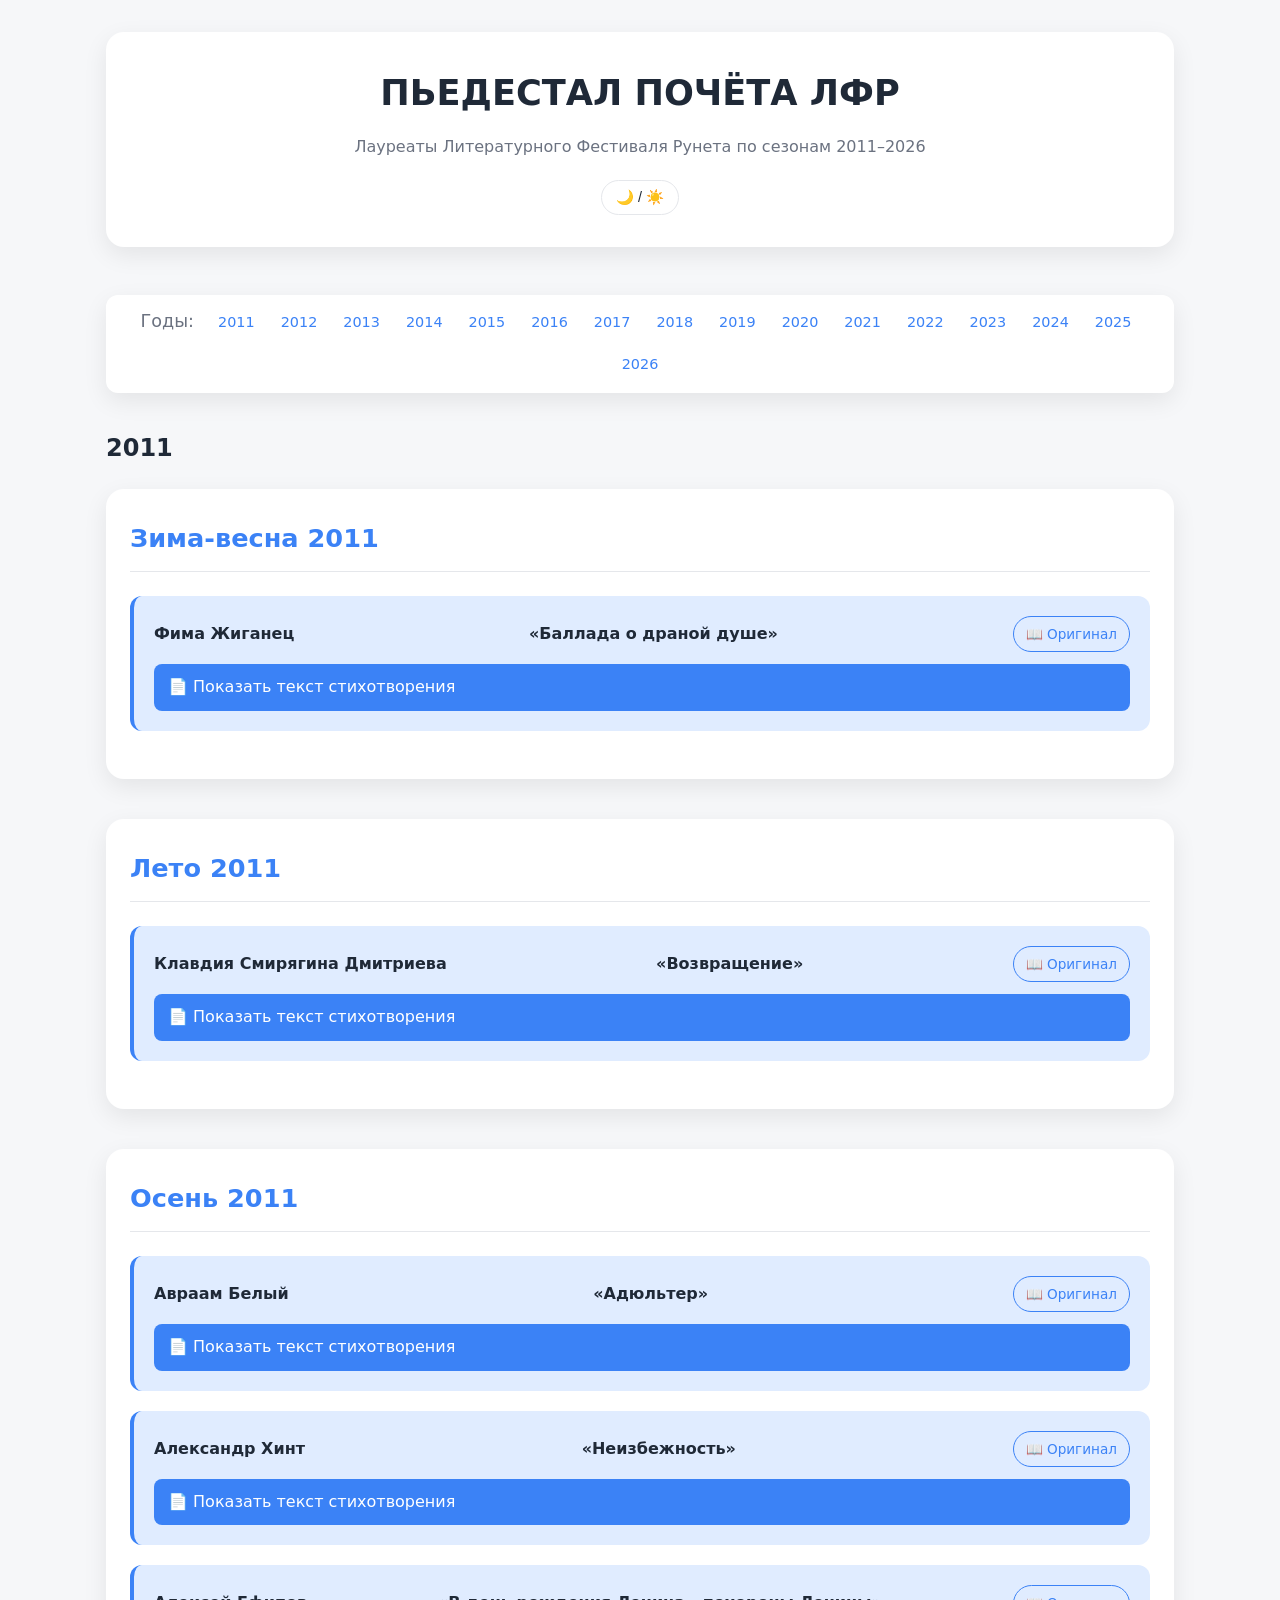
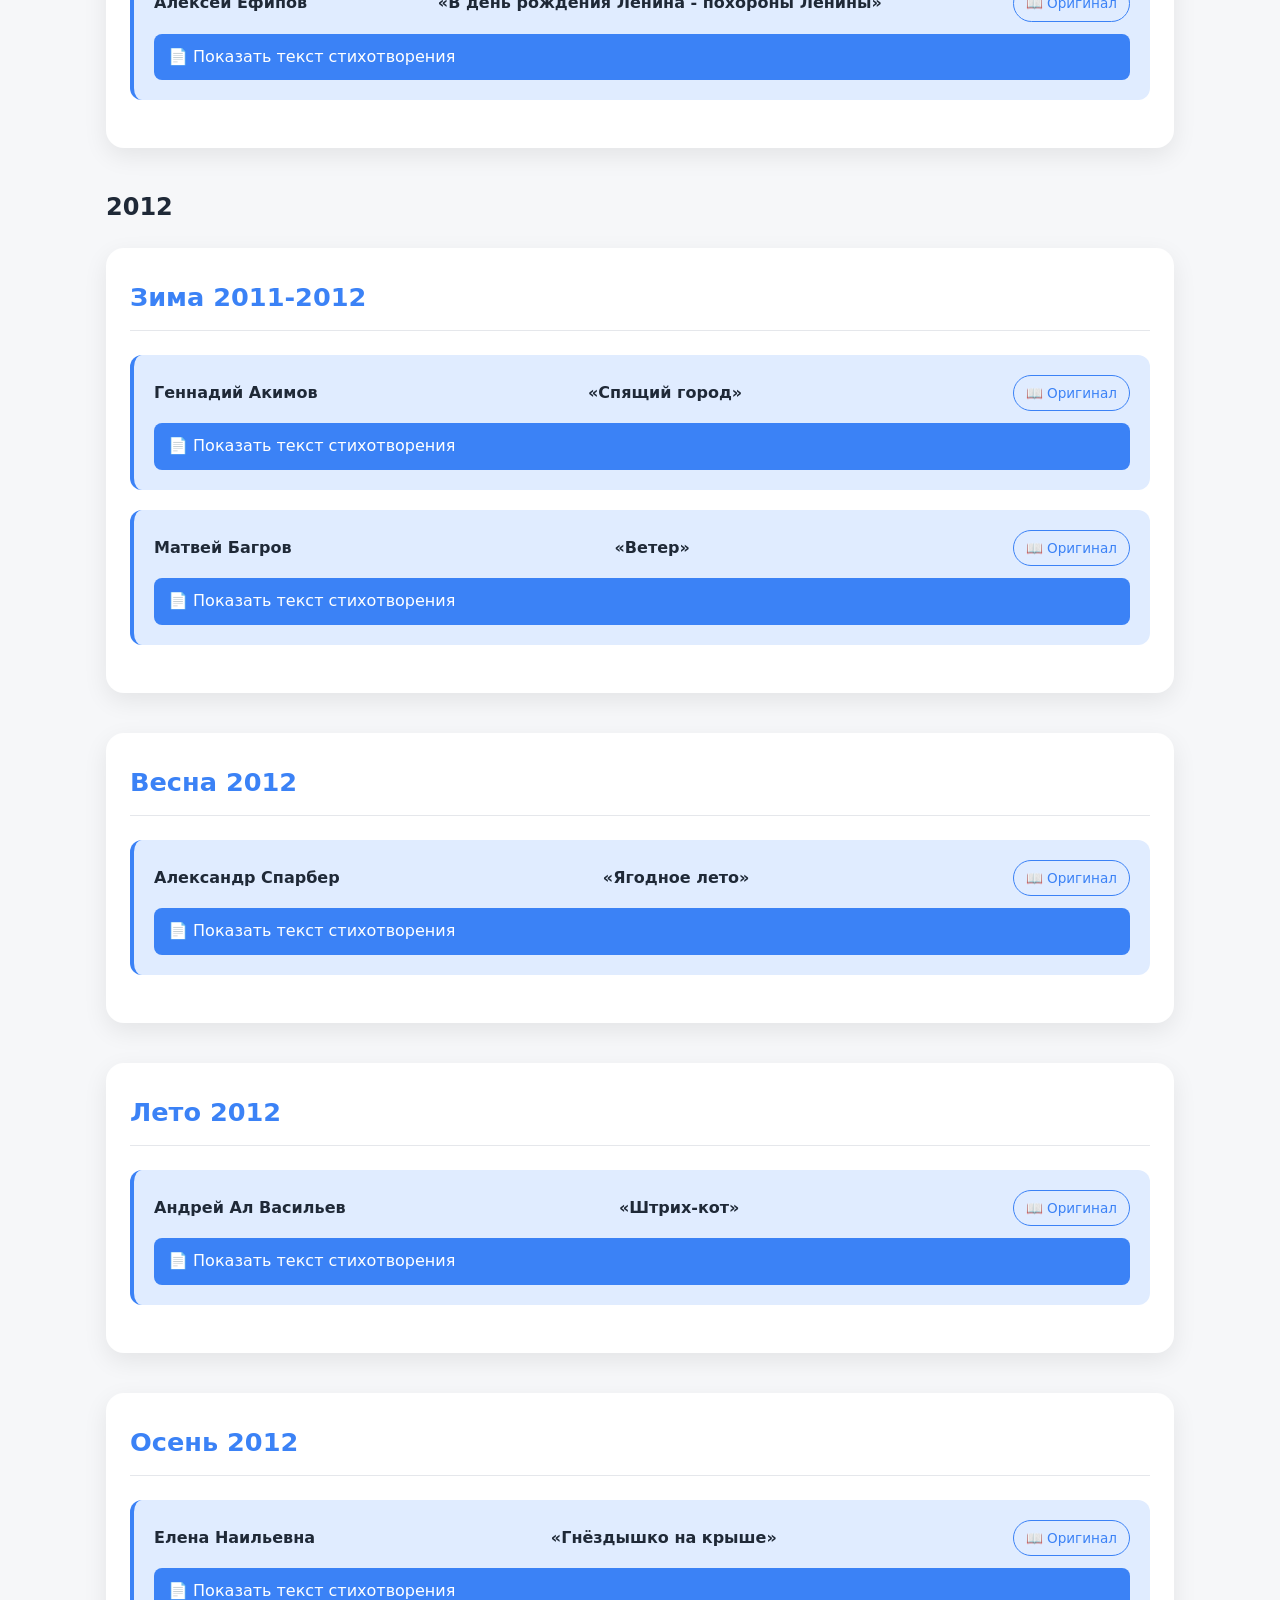
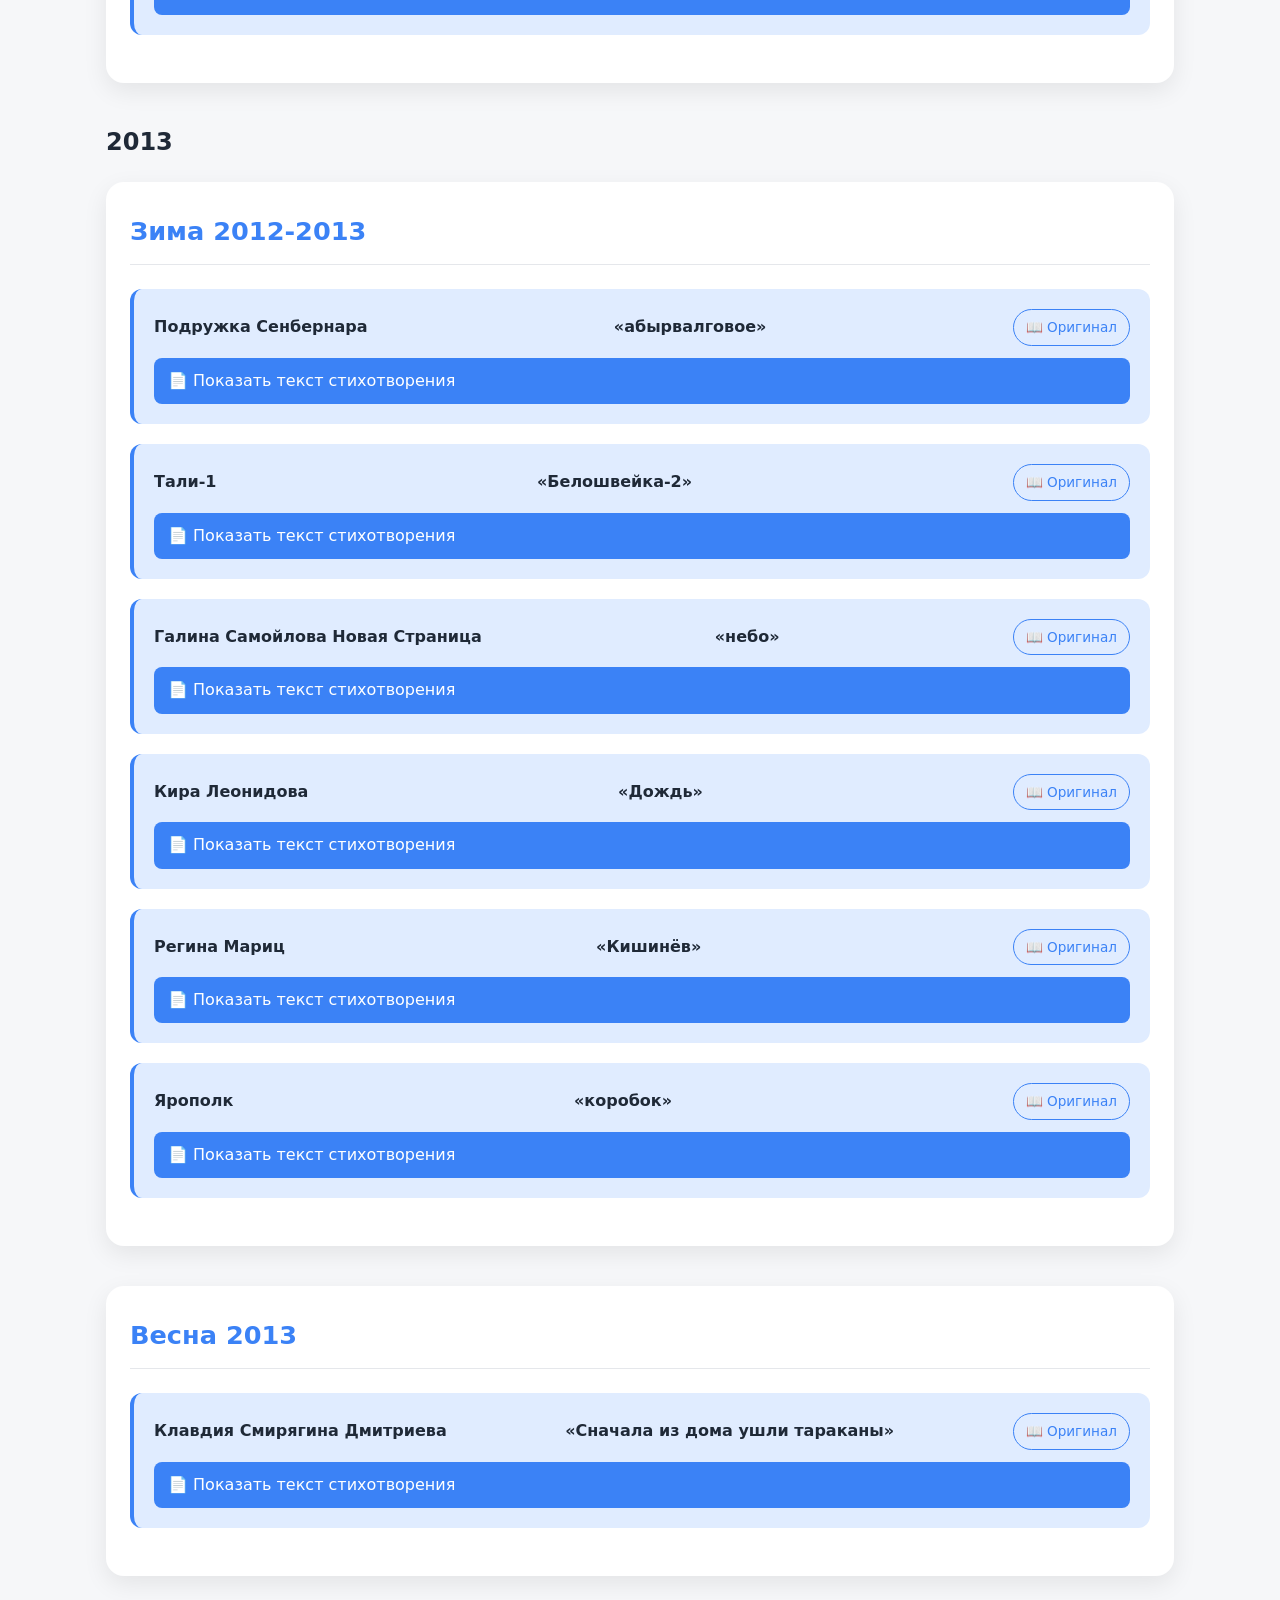
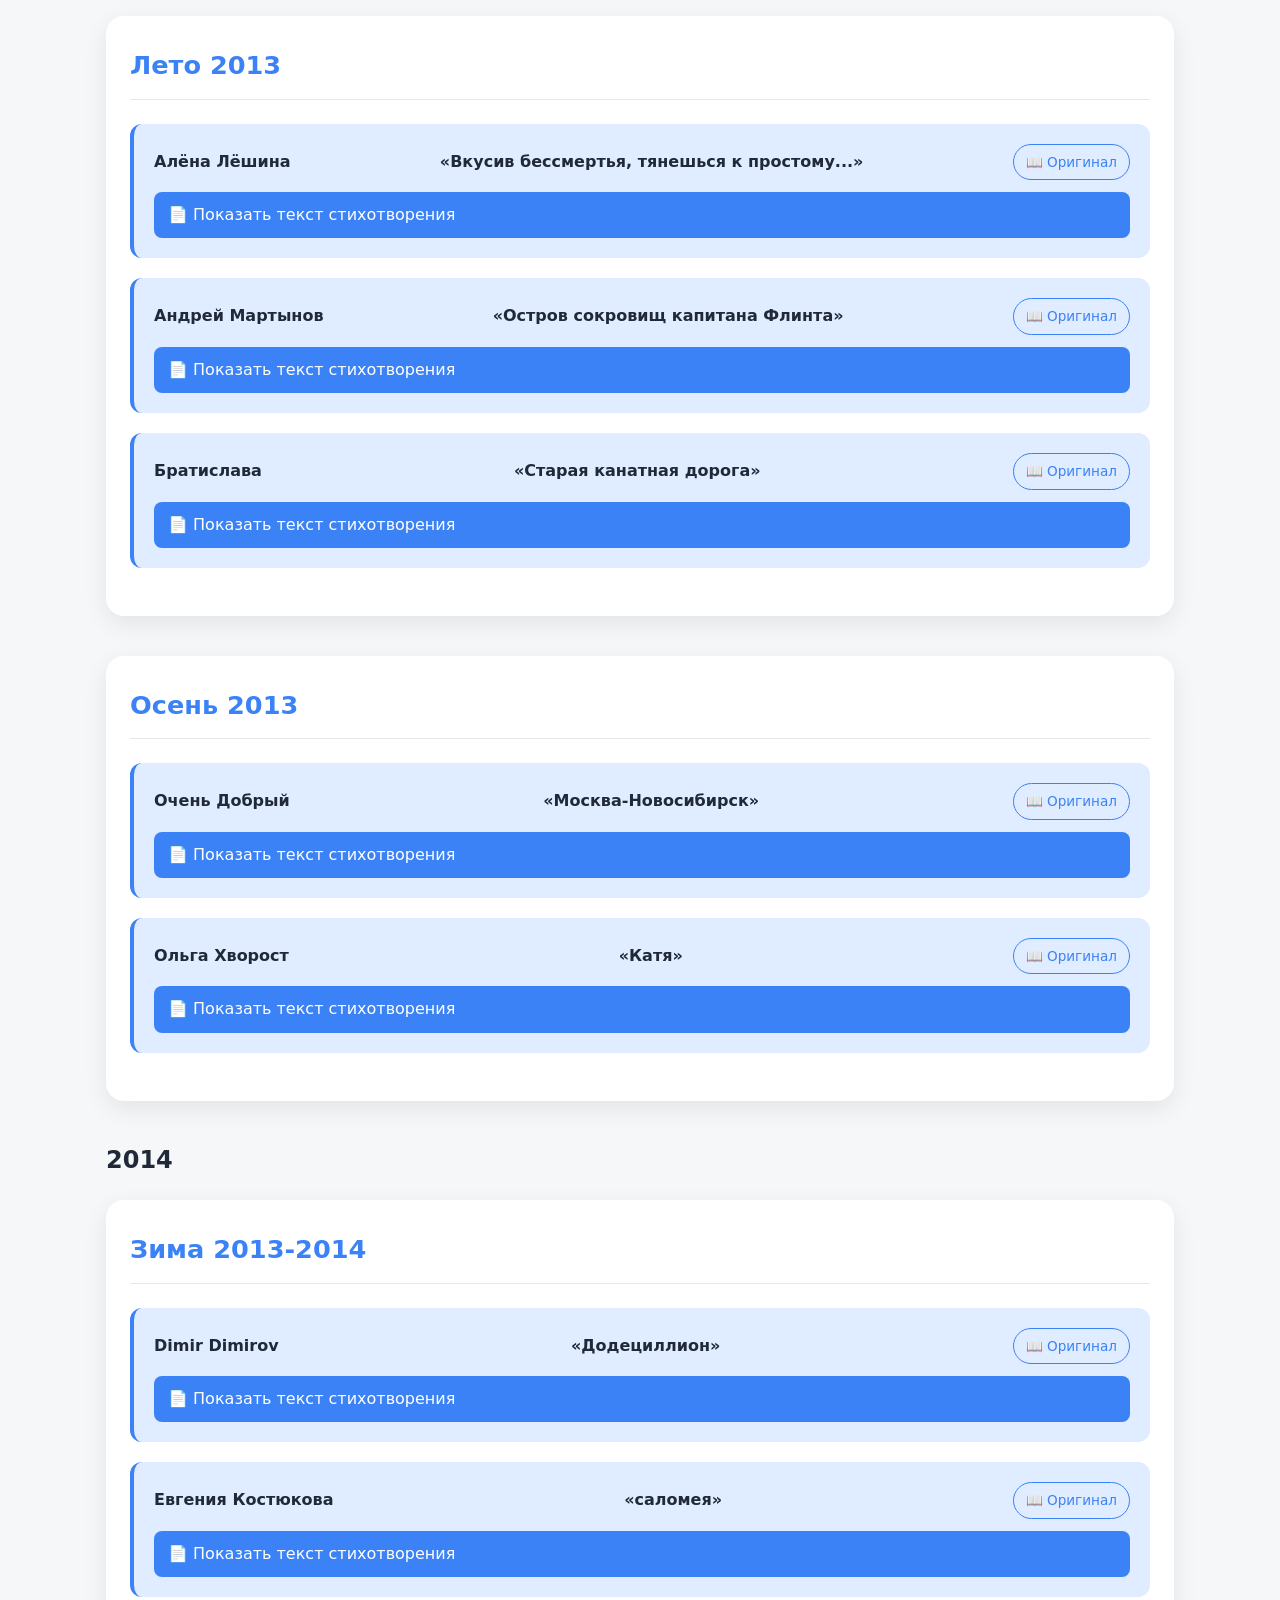
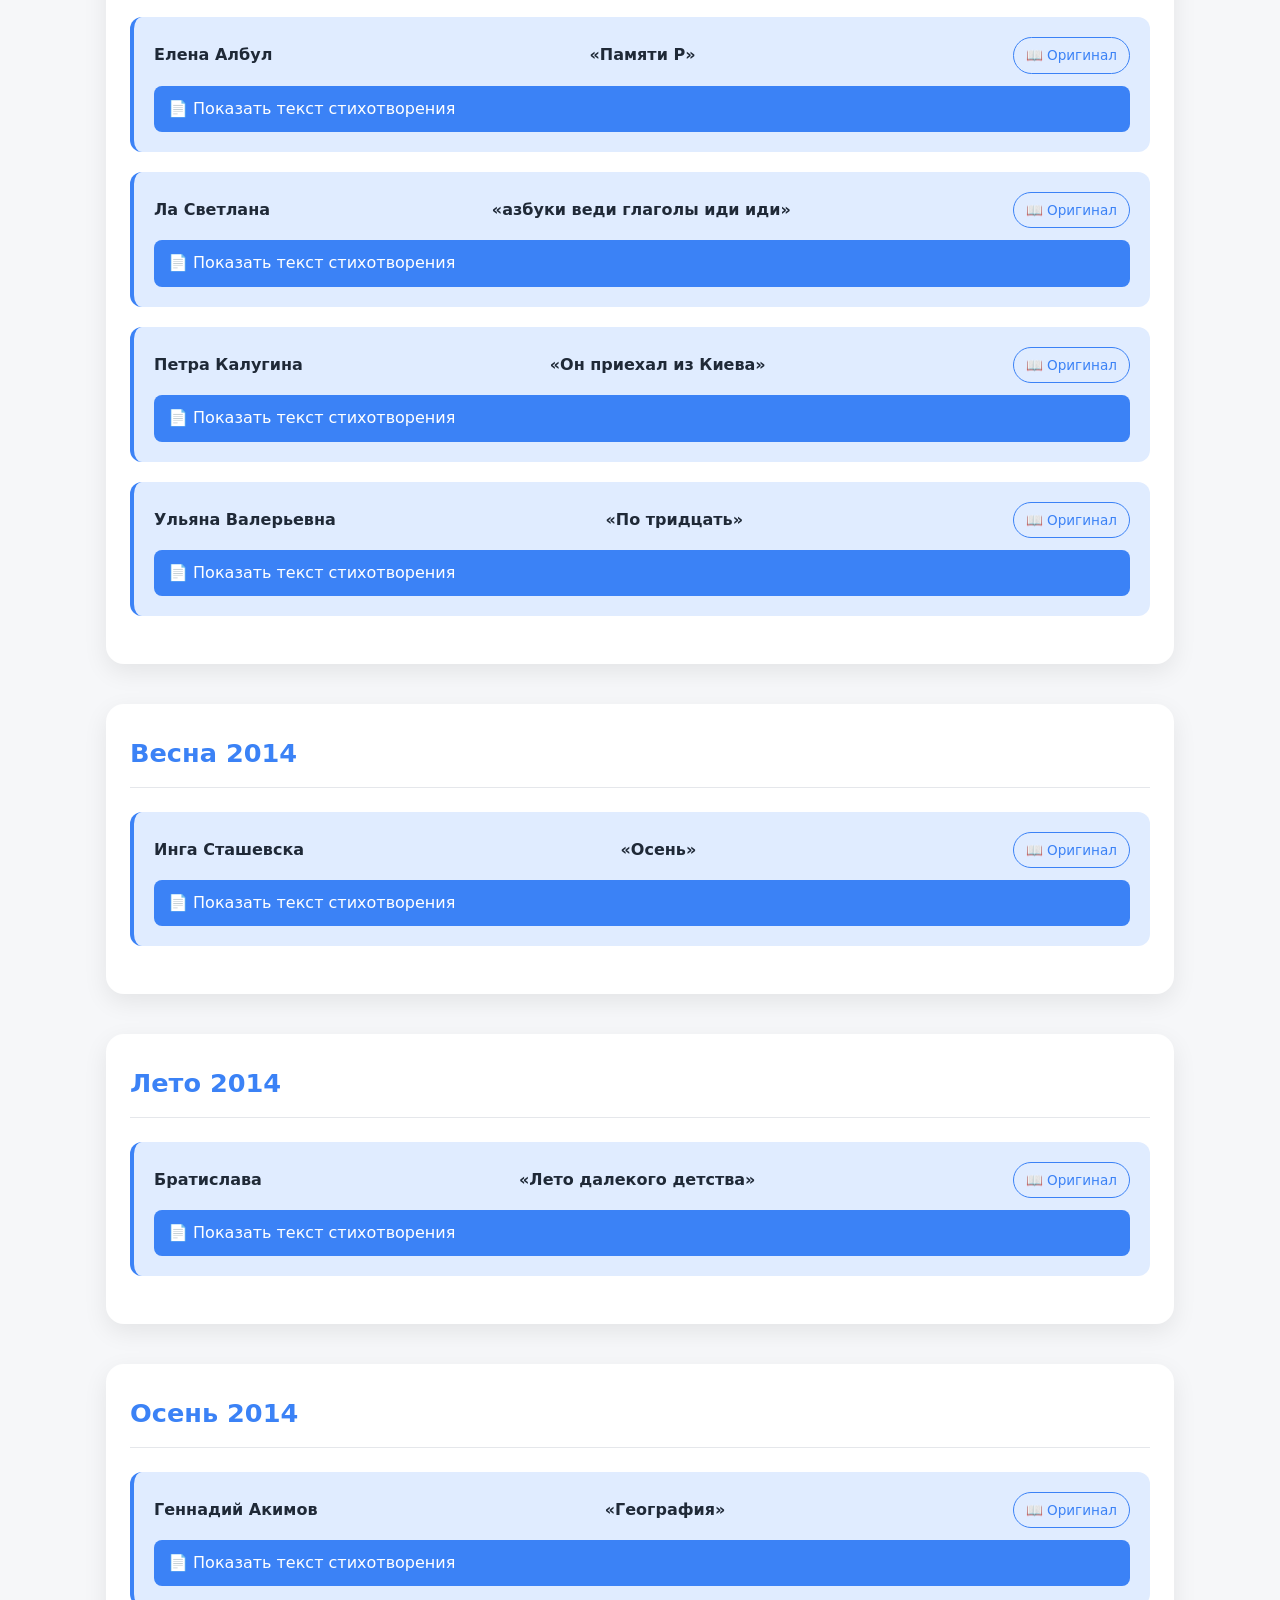
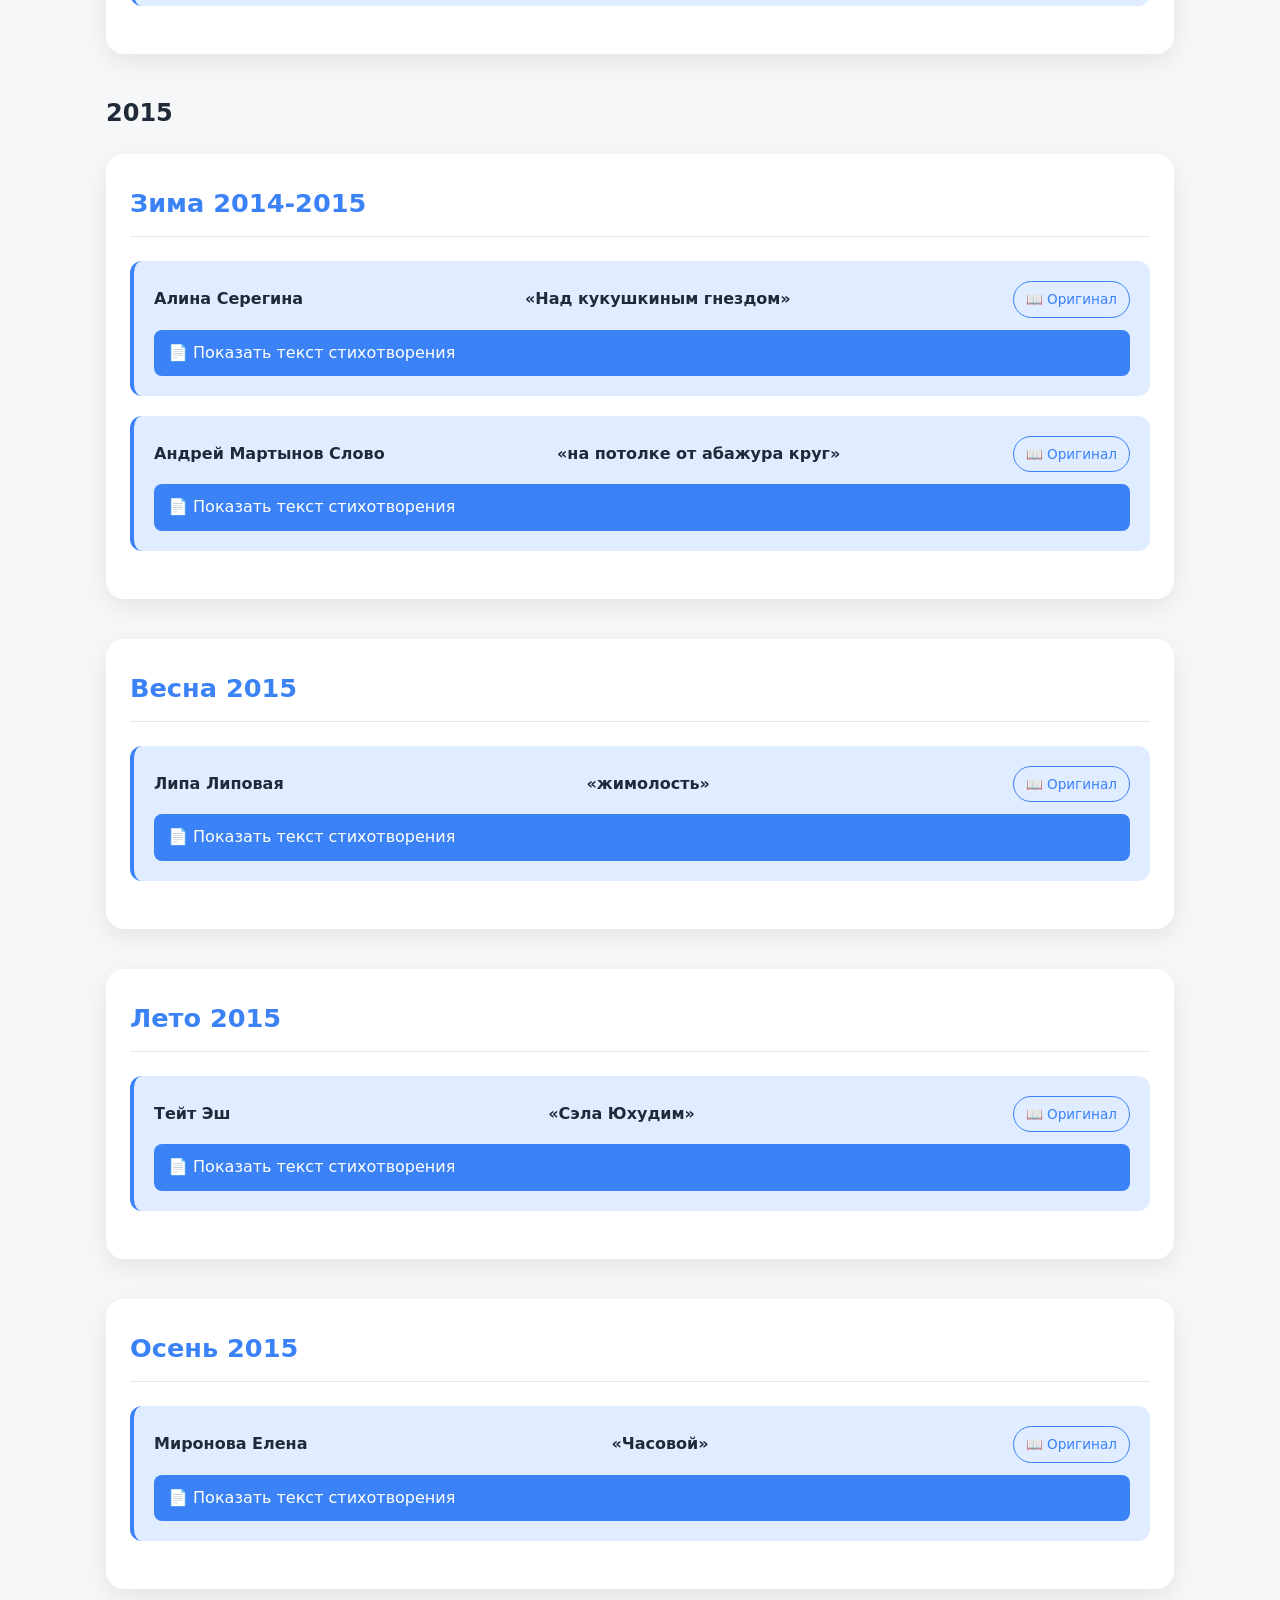
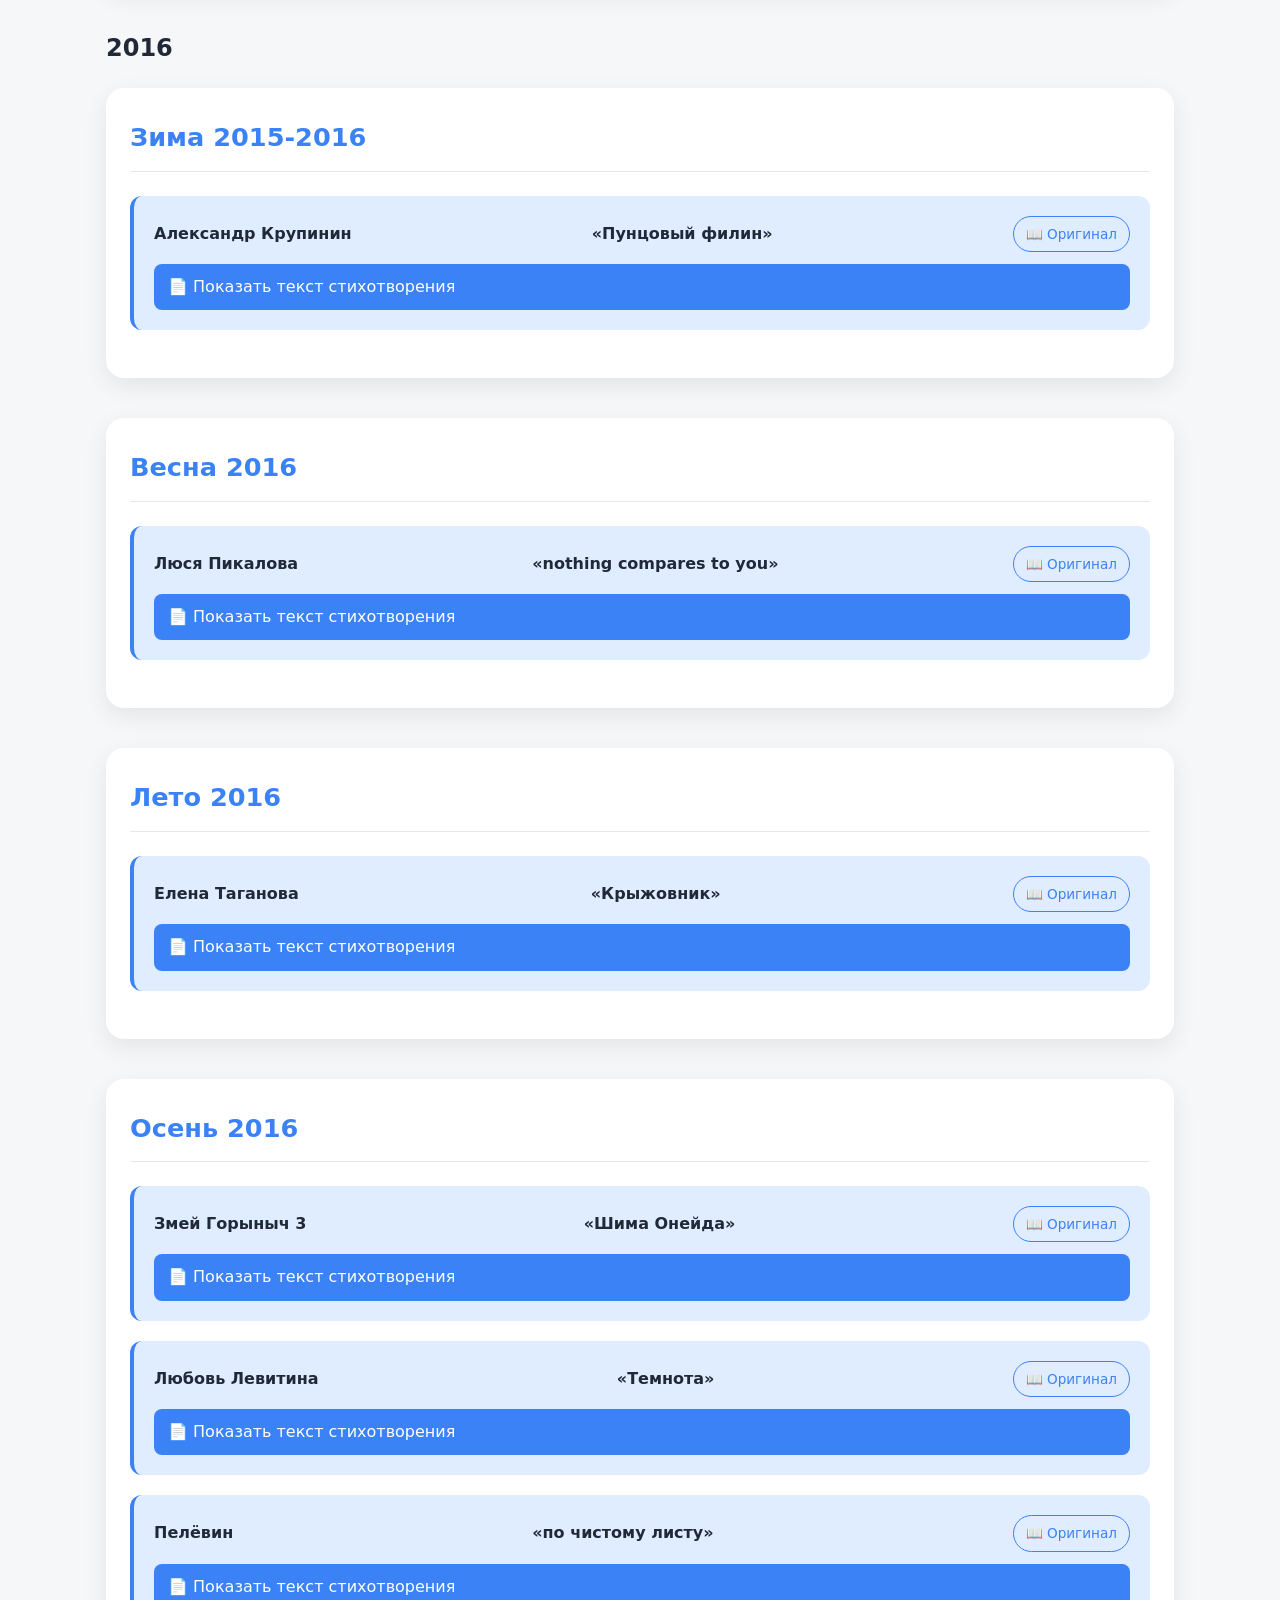
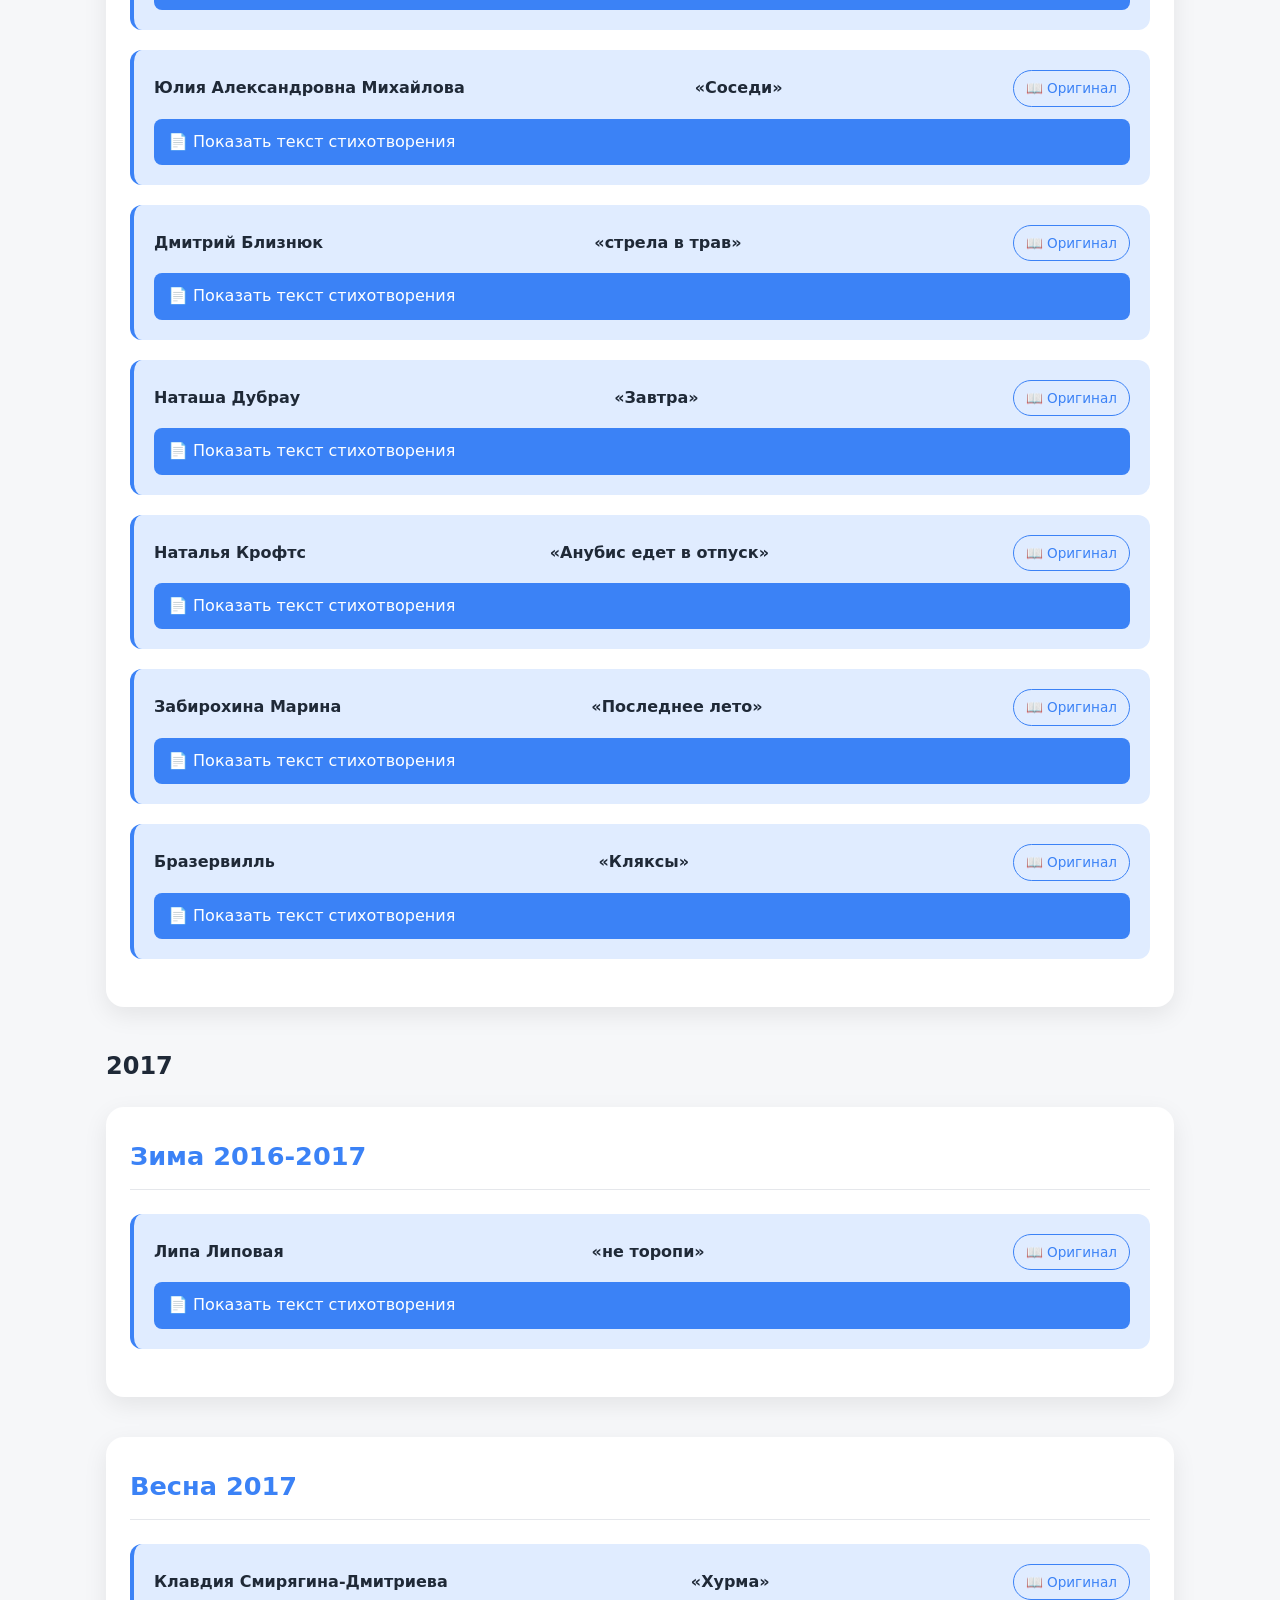
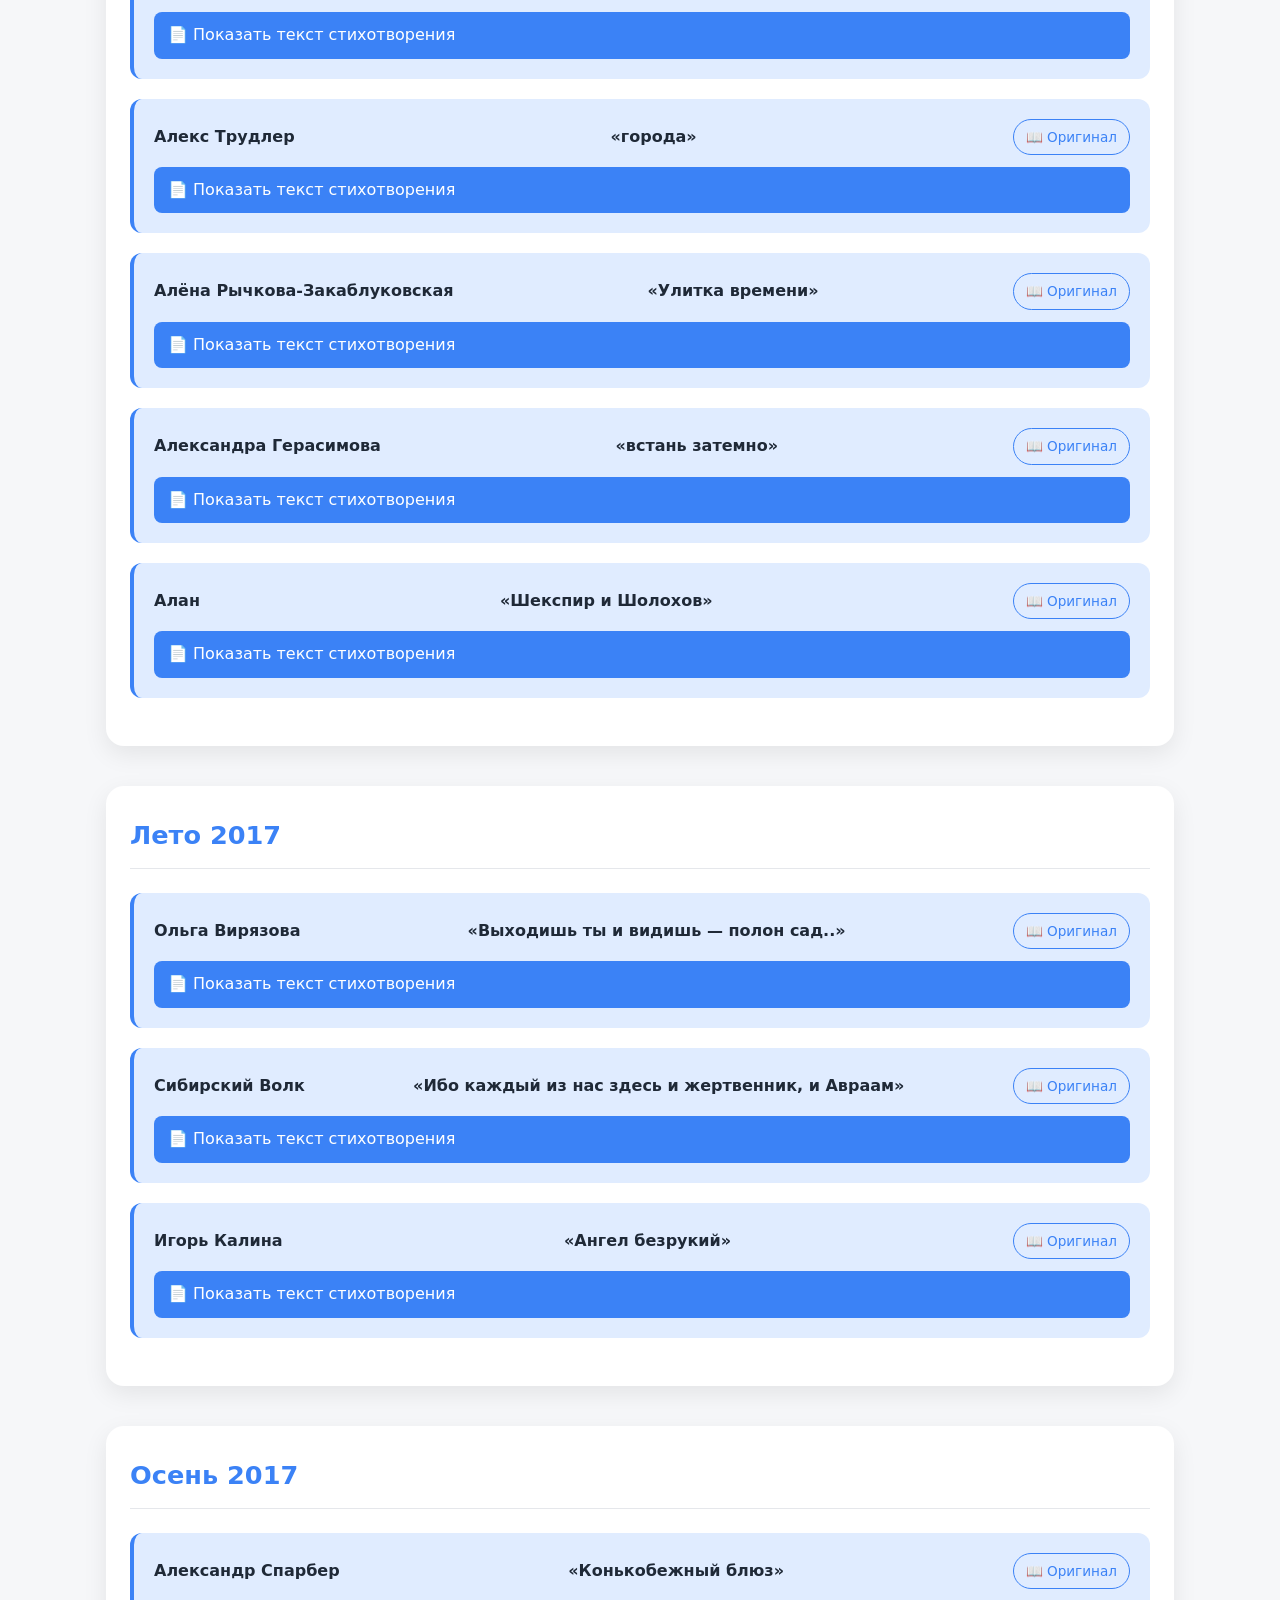
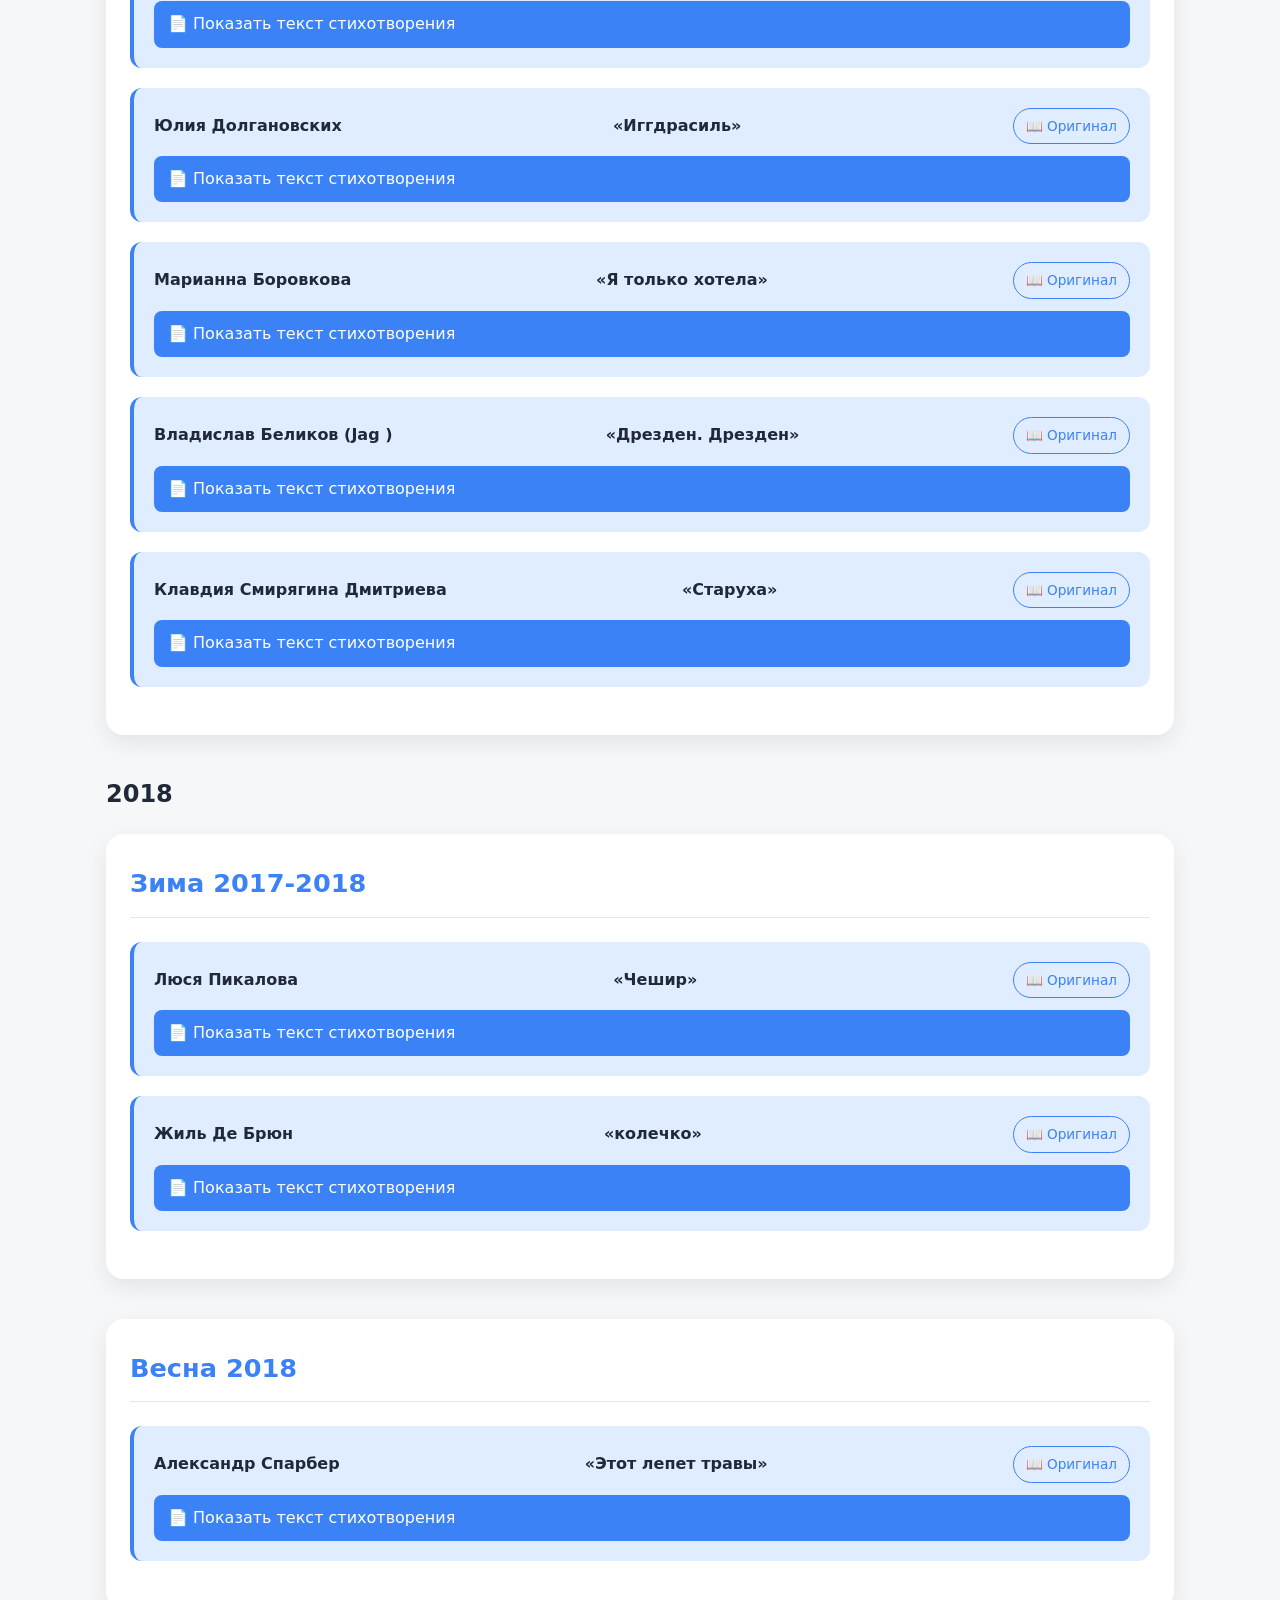
<file: index.html>
<!DOCTYPE html>
<html lang="ru">
<link rel="stylesheet" href="style.css">    
<head>
    <meta charset="UTF-8">
    <meta name="viewport" content="width=device-width, initial-scale=1.0">
    <title>Пьедестал почета ЛФР</title>
</head>
<body>
    <main class="container">
    <header class="header">
        <h1>ПЬЕДЕСТАЛ ПОЧЁТА ЛФР</h1>
        <p>Лауреаты Литературного Фестиваля Рунета по сезонам 2011–2026</p>
	<button id="themeToggle" class="theme-toggle" aria-label="Переключить тему">
    🌙 / ☀️
</button>
    </header>


<nav class="year-nav">
    <span>Годы:</span>
    <a href="#y2011">2011</a>
    <a href="#y2012">2012</a>
    <a href="#y2013">2013</a>
    <a href="#y2014">2014</a>
    <a href="#y2015">2015</a>
    <a href="#y2016">2016</a>
    <a href="#y2017">2017</a>
    <a href="#y2018">2018</a>
    <a href="#y2019">2019</a>
    <a href="#y2020">2020</a>
    <a href="#y2021">2021</a>
    <a href="#y2022">2022</a>
    <a href="#y2023">2023</a>
    <a href="#y2024">2024</a>
    <a href="#y2025">2025</a>
	<a href="#y2026">2026</a>
</nav>

<h2 id="y2011" class="year-title">2011</h2>

            <section class="season-section">
                <h2 class="season-title ">Зима-весна 2011</h2>
        
                <div class="poem-item">
                    <div class="poem-header">
                        <span class="poem-author">Фима Жиганец</span>
                        <span class="poem-title">«Баллада о драной душе»</span>
                        <a href="http://www.stihi.ru/2005/10/21-1132" class="poem-link" target="_blank">📖 Оригинал</a>
                    </div>
                    <details>
                        <summary>📄 Показать текст стихотворения</summary>
                        <div class="poem-text">А всё случится так наверняка
(Сценарий немудрён и неизбежен):
Господь проснётся, выпьет молока,
Вкусит того, что сам послал себе же,

Раскрывши пухлый кондуит в раю,
Скользнувши взором вниз по списку грешных
И ткнувши перст в фамилию мою,
Господь на ней поставит крест неспешно.

Как из бутыли сказочный колдун,
Потрёпанный, помятый и усталый,
В две тысячи нечёсаном году 
Душа взлетит, освобождая тару,

И тело, словно надувной матрас,
В который ненароком ткнули вилкой,
Скукожится – и Богу всё отдаст,
Как малышу его свинья-копилка.

Всё-всё отдаст: несбывшиеся сны,
Блуждания по дебрям книжных знаков,
Тяжёлый крест всегда любить иных,
А не безмозглых кукол Пастернака*;

Всё изрыгнёт гнилое естество:
Мой страх, мои чуднЫе суеверья,
Мои припадки счастья – оттого, 
Как горлица изящно чистит перья,

Впорхнув в моё раскрытое окно 
И сев на бледный бюст Шакеспеара…
Всё, что трагично было и смешно,
Уйдёт из жизни, словно не бывало.

Но Тот, кто Божий промысел вершит,
В срок отведённый обнажая жало, -
К хвосту моей ободранной души
Привяжет всё, что ей принадлежало.

И в бездну неба от земных невзгод
Ночной порою или спозаранок
Душа рванёт, как ошалевший кот
Со связкою пустых консервных банок.

Она задаст такого стрекача,
Что заглушит унылый хор стенаний,
О встречные кометы грохоча
Жестянками моих воспоминаний.

И ключника едва не сбивши с ног,
Душа ворвётся в щель меж райских створок,
И нА руки поймает душу Бог,
И строго вопросит: «Пошто так скоро?

Пошто ты учинила кутерьму,
По космосу грехами тарахтела?
Ведь ежели раскинуть по уму,
Тебя бы – в пекло прямиком из тела».

Потом потреплет душу за ушкО 
И вымолвит: «Считай, что пофартило;
Мурлычь, лакай парное молочко…
Небось, не Гитлер. Чай, не Чикатило».

21 октября 2005 

*Как ни странно, не так мало читателей, которые не ловят аллюзию на пастернаковское -

Любить иных тяжелый крест,
А ты прекрасна без извилин,
И прелести твоей секрет
Разгадке жизни равносилен.</div>
                    </details>
                </div>
            
            </section>            

            <section class="season-section">
                <h2 class="season-title summer">Лето 2011</h2>
        
                <div class="poem-item">
                    <div class="poem-header">
                        <span class="poem-author">Клавдия Смирягина Дмитриева</span>
                        <span class="poem-title">«Возвращение»</span>
                        <a href="http://stihi.ru/2011/05/28/8381" class="poem-link" target="_blank">📖 Оригинал</a>
                    </div>
                    <details>
                        <summary>📄 Показать текст стихотворения</summary>
                        <div class="poem-text">Я вступаю в берега коридора
где на каждой половице твой след
передёрнуты дверные затворы
бьёт навылет ослепительный свет

/я реку верни река
мне мои водовороты
диких пчёл лесные соты
с терпким мёдом первых встреч
шорох тёплого песка
одуванчик желторотый
в щели красного капота
не сумели уберечь/

сквозь витражное окно на портреты
смотрит выгоревший старый портрет
было лето лето падало в Лету
сквозь шуршанье опадающих лет

/мозаичное стекло
лак перил чужие взгляды
было ясно что не надо
длить касаться и дразнить 
только время сквозь текло
спелым соком винограда
и звенела беспощадно
натянувшаяся нить/

в коридоре бродит сонное эхо
дремлет в коконе седой шелкопряд
не зови меня не надо не к спеху
мы успеем возвратиться назад...</div>
                    </details>
                </div>
            
            </section>
        
            <section class="season-section">
                <h2 class="season-title autumn">Осень 2011</h2>
        
                <div class="poem-item">
                    <div class="poem-header">
                        <span class="poem-author">Авраам Белый</span>
                        <span class="poem-title">«Адюльтер»</span>
                        <a href="http://www.stihi.ru/2010/12/17/5158" class="poem-link" target="_blank">📖 Оригинал</a>
                    </div>
                    <details>
                        <summary>📄 Показать текст стихотворения</summary>
                        <div class="poem-text">А ветер рвался, небо мглистое цепляло брюхом тротуары.
Как будто ветер перелистывал наш адюльтер. Ты под гитару
мне пела, кажется, из Визбора про белый снег на дальнем Севере,
а ветер рвался и посвистывал, как будто череп мне просверливал.

А ветер рвался, и мне помнится, ты повторяла то и дело мне,   
что, дескать, быть моей любовницей тебе порядком надоело-де,
и что пора уже опомниться, пока себя не съела заживо...               
А ветер рвался и, как водится, не разлучал, а привораживал. 
               
И были стены разрисованы, поскольку свет то гас, то вспыхивал.
Трамвай железными рессорами постукивал и погромыхивал.
И мы с тобою оба сонные под утро канули меж бликами.               
А ветер рвался и клаксонами своими  то и дело вскрикивал.

А ветер рвался с силой губящей, перемежая небо с гравием,
срывая с дней осенних рубище, без исключения из правила.
Прощаясь, несколько потупивши свой взгляд остывший, неуверенно
сказала голосом вдруг умершим, что обещали ветер северный,

а также - дождь, похолодание, осадки в виде снега мокрого,
что муж уедет скоро в Данию на месяц или где-то около…
И посмотрела с некой тайною, как будто выдала квитанцию.
А ветер выл, пробравшись в здание и превратившись в вентиляцию,

метался пойманный, неистово все этажи собой окатывал
и по-разбойничьи посвистывал, и даже вроде похохатывал... </div>
                    </details>
                </div>


                <div class="poem-item">
                    <div class="poem-header">
                        <span class="poem-author">Александр Хинт</span>
                        <span class="poem-title">«Неизбежность»</span>
                        <a href="http://www.stihi.ru/2010/08/10/3638" class="poem-link" target="_blank">📖 Оригинал</a>
                    </div>
                    <details>
                        <summary>📄 Показать текст стихотворения</summary>
                        <div class="poem-text">...до рассвета рождение ветви омелы
синеглазому Бальдру явилось во сне.
Хочешь мира - готовься к войне, мой несмелый.
К той, что красным на белом. И твой парабеллум
многократно опять вырастает в цене.
Все хотят только мира... Готовься к войне.

Это стон, зачинающий первые расы,
инсталляция мира, его дежавю.
Хочешь света - готовься к огню, мой прекрасный.
Он оплавит мечты и последние шансы,
пролагая дорогу грядущему дню.
Исповедуйся, плачь - но готовься к огню.

Видишь, стебель зелёный до времени выжжен,
и у вечности в горле саднит от примет.
Хочешь лета - готовься к зиме. И всевышнему
не отнять руку снега, что ляжет на крыши.
На безводье горячей золы перемен,
в ежедневности пепла - готовься к зиме.

Кто бездумно летит, не отвязан от цепи,
получает лишь груду камней на крыле.
Хочешь неба - готовься к земле, милый бэби.
Чтобы не затеряться в изменчивом небе,
полсекунды, два дня, миллион жадных лет -
как последнее семя готовься к земле.

Повтори заклинание тысячу раз, но
без удара клинок не узнает, кто он.
Хочешь счастья - готовься...

- Всё это напрасно.
Счастье морок, мираж. Небо - небезопасно.
Для зимы и для смерти один телефон.
У войны и огня не узнаешь имён.

- Так чего же ты хочешь?

- Поверишь, не знаю.
Может только, чтоб небо скользило по краю
медоносного мира в осаде берёз,
а упругое утро ложилось на грядки,
проступая на мякоти медленно-сладкой,
и струилось под мост, и скулилось до слёз,
до истерик... Что, в общем, скорей подобает
на закате - а он на три четверти залит
восьмилетним вином неподвижных времён,
по краям загустевших, что капля из ранки -
и случайное лето с лицом итальянки
щебетало, картавя обрывки канцон.
А зимой изумлённо стелилась позёмка,
и в гудящем камине похрустывал тонко
можжевеловый сумрак...

- Отвечу - нельзя.

- Почему же нельзя, чтоб журчали свирели?
Чтобы там, за окном, кочевали метели?

- Повторяю: омелы побег родился... </div>
                    </details>
                </div>

                
                <div class="poem-item">
                    <div class="poem-header">
                        <span class="poem-author">Алексей Ефипов</span>
                        <span class="poem-title">«В день рождения Ленина - похороны Ленины»</span>
                        <a href="http://www.stihi.ru/2011/04/23/415" class="poem-link" target="_blank">📖 Оригинал</a>
                    </div>
                    <details>
                        <summary>📄 Показать текст стихотворения</summary>
                        <div class="poem-text">Хоронили забулдыгу -
Ленку с третьего подъезда.
Я открыл тоски бутылку,
И ломтями скорбь нарезал.

Ленке что? Апрель. Комфортно.
Гроб дешёвый, грубоватый.
Я за упокой конфорку
На плите зажёг - лампадой.

Страшно! Гвозди заколотят.
Нет цветов. И без поминок.
Будет лето - на болоте
Соберу венок кувшинок.

Жутко! Спрятаться под простынь!
Звать родителей! Заплакать!
Только сам давно я взрослый,
Только сам давно я папа.

В детстве Ленке гнусно "выкал".
Было и у Ленки детство.
Это мне нажали «выкл»,
Это мне попали в сердце.

Я открыл тоски бутылку,
И ломтями боль нарезал.
Схоронили забулдыгу
Из соседнего подъезда. </div>
                    </details>
                </div>

                

                
            
            </section>


<h2 id="y2012" class="year-title">2012</h2>
        
            <section class="season-section">
                <h2 class="season-title ">Зима 2011-2012</h2>
        
                <div class="poem-item">
                    <div class="poem-header">
                        <span class="poem-author">Геннадий Акимов</span>
                        <span class="poem-title">«Спящий город»</span>
                        <a href="http://www.stihi.ru/2010/09/23/4371" class="poem-link" target="_blank">📖 Оригинал</a>
                    </div>
                    <details>
                        <summary>📄 Показать текст стихотворения</summary>
                        <div class="poem-text">не слышится азан с балкона минарета — 
там грезит муэдзин, с рождения слепой.
проглатывает мгла последний лучик лета,
песчаный город спит под шелковой чалмой.
лисёнок-поводырь, не дергайся в капкане,
мы пойманы, дружок, на много тысяч лун.
медовые слова дремотных заклинаний
повсюду нашептал магрибский злой колдун.
двугорбая печаль сквозь ночь поклажу тащит,
спят дервиш и султан, воришка и визирь...
возьми меня с собой, весёлый караванщик,
я знаю: ты — мираж, но всё-таки возьми.
моя любовь не здесь, моя любовь —  наяда
в стране холодных рек, на ласковой блесне.
давай пойдём туда путями шелкопряда:
мы свидеться должны,
хотя бы и во сне...</div>
                    </details>
                </div>
            
                <div class="poem-item">
                    <div class="poem-header">
                        <span class="poem-author">Матвей Багров</span>
                        <span class="poem-title">«Ветер»</span>
                        <a href="http://www.stihi.ru/2011/05/20/683" class="poem-link" target="_blank">📖 Оригинал</a>
                    </div>
                    <details>
                        <summary>📄 Показать текст стихотворения</summary>
                        <div class="poem-text">А после смерти 
станет тишина 
пронизанная мелкой жёлтой пылью,
наполненная шорохом надкрылий внутри как будто целого бревна.
И ветер ветви тронул. первый раз.  

А после смерти...
(правда? я - уже?
а где тоннель, и свет, глаза слепящий,
и кто мне обещал вперёдсмотрящим нанять студентку в готском неглиже?)
Сквозняк сдувает половину фраз.

Чернеют и корявятся стволы
на глади неба. Словно на картинке.
Смотри, как чисто вымыты углы -
ни паутинки.
Нет лишнего, пожалуй что, нигде
и даже кожи нету на ладонях
я-дерево-я-дерево.. я?.. де..
(делаа..) 
на склоне.

И ветер, навалившись тяжело,
всё ветви лижет.
Там, после смерти, тихо и тепло.
Я - в послежизньи. 
И зайцев стаи солнечных жуют кору. И козы.
Скажи мне, ветер, камни тоже мрут?
И мёрзнут?</div>
                    </details>
                </div>
            
            </section>
        
            <section class="season-section">
                <h2 class="season-title spring">Весна 2012</h2>
        
                <div class="poem-item">
                    <div class="poem-header">
                        <span class="poem-author">Александр Спарбер</span>
                        <span class="poem-title">«Ягодное лето»</span>
                        <a href="http://www.stihi.ru/2011/07/25/3671" class="poem-link" target="_blank">📖 Оригинал</a>
                    </div>
                    <details>
                        <summary>📄 Показать текст стихотворения</summary>
                        <div class="poem-text">Земляника еще не сошла, глядь - уже и малина
и черники полно (удивительно) в этом году 
с миской синей в руке под приветственный писк комариный
на охоту по ягоду, разну и всяку, иду

Комары-жужуны, вы, пожалуйста,  очень не жальте
пожалейте, ребята- зверята, покуда я тут
копошусь, аки тать, и мои разноцветные пальцы
подбирают, цепляют, хватают и в миску кладут

На карачках, локтях, диким зверем за ягодой дикой
пробираюсь, ползу…под малиновый звон комарья
словно дьяк, бормоча: земляника моя земляника
голубика моя костяника черника земля</div>
                    </details>
                </div>
            
            </section>
        
            <section class="season-section">
                <h2 class="season-title summer">Лето 2012</h2>
        
                <div class="poem-item">
                    <div class="poem-header">
                        <span class="poem-author">Андрей Ал Васильев</span>
                        <span class="poem-title">«Штрих-кот»</span>
                        <a href="http://www.stihi.ru/2011/11/16/6442" class="poem-link" target="_blank">📖 Оригинал</a>
                    </div>
                    <details>
                        <summary>📄 Показать текст стихотворения</summary>
                        <div class="poem-text">По соседству у ворот
Жил в полосочку штрих-кот,
А налево по дорожке –
Полосатая штрих-кошка,
И у них родился ряд
Полосатых штрих-котят.
Видом все аутентичны,
Но штрихи не идентичны.

Подросли они, и мать
Всех выводит погулять.

Лапки двигают сторожко.
К дому тянется дорожка –
И встречают у дверей
Человеческих детей.

Смотрят дети: ах и ах,
Перед ними всё в штрихах!

Мама-кошка говорит им:
«Разбирай смелей котят!
Только вы их возвратите
Через два часа назад –
Я должна им вертикально
Ночью вылизать бока,
Это сверхпринципиально
Для кошачьего штриха!»

Вдруг расстроился Серёжа:
«Все котята так похожи,
Как назавтра после сна я
Своего кота узнаю?»

Но ему ответил Ваня:
«Я возьму у папы сканер,
Два щелчка – и в полминуты
Занесём котят в компьютер,
Что не видит детский глаз,
Лазер сделает за нас!»

Так мудрёная машина
Оказалась совместима
С самой лучшей из пород –
«Непородистый штрих-кот»!

- - - - - - - - - - - - - -

(автор рисунка - художник Владимир Епифанов)</div>
                    </details>
                </div>
            
            </section>
        
            <section class="season-section">
                <h2 class="season-title autumn">Осень 2012</h2>
        
                <div class="poem-item">
                    <div class="poem-header">
                        <span class="poem-author">Елена Наильевна</span>
                        <span class="poem-title">«Гнёздышко на крыше»</span>
                        <a href="http://www.stihi.ru/2012/08/30/5882" class="poem-link" target="_blank">📖 Оригинал</a>
                    </div>
                    <details>
                        <summary>📄 Показать текст стихотворения</summary>
                        <div class="poem-text">Когда от дел и денег станет скучно,
и всё достанет вдоль и поперёк,
приедешь, городской и белобрючный,
в домишко обветшалый на денёк.

И, в сенцах осторожно сев на лавку,
почешешь репу: сколько ж зим и лет
не вспоминал про худенькую бабку,
которой и в живых-то больше нет.

Войдёшь, чуть тронешь печь, смахнёшь тенёты,
задержишь долгий взгляд на образах.
И будто голос бабушки: &quot;Ну что ты?
Пойдём ко мне на печку, залезай!
Замёрз, небось, сынок?..&quot;

И станет горько. 
Хлебнёшь из крынки стылую тоску.
Вечерняя зайдёт и выйдет зорька,
не задержавшись, не попив чайку.

Так и заснёшь, чуть совы станут тише,
чуть ставен скрип умолкнет на ветру.
И только чьё-то гнёздышко на крыше
тепло зашебуршится поутру.

-----
Этот и другие стихи - в моей книге:
http://www.stihi.ru/2013/08/22/7139
Добро пожаловать! :)</div>
                    </details>
                </div>
            
            </section>

<h2 id="y2013" class="year-title">2013</h2>        

            <section class="season-section">
                <h2 class="season-title ">Зима 2012-2013</h2>
        
                <div class="poem-item">
                    <div class="poem-header">
                        <span class="poem-author">Подружка Сенбернара</span>
                        <span class="poem-title">«абырвалговое»</span>
                        <a href="http://www.stihi.ru/2013/01/05/249" class="poem-link" target="_blank">📖 Оригинал</a>
                    </div>
                    <details>
                        <summary>📄 Показать текст стихотворения</summary>
                        <div class="poem-text">зима – она и в Африке зима. а здесь к тому же – с ветром и метелью.
от запахов легко сойти с ума, а значит, я практически у цели –
у ресторана местного ЛИТО. в разгаре бал, у входа держиморда.
не просочиться: и парфюм не тот, и экстерьер скромнее, чем у лорда.
а там вовсю встречают Новый год. признаться честно – не люблю поэтов.
(у многих тоже экстерьер не тот, но всё для них - и мухи, и котлеты).

прозаики - вот те народ иной. увесистей - в листах и килограммах:
питаются отборной ветчиной, колбасного не уважая хлама.
их тяпнуть - упоительно до слёз, как будто пообедать внеурочно,
а я - всего лишь бесфамильный пёс, и не огонораренный построчно...
хоть чучелом, хоть тушкой - мне б сюда, в сей дивный мир, духовно-ароматный...
в &quot;главпис&quot; меня примите, господа (поверьте, я описыватель знатный).

а критики? собратьев по перу в них чувствую. и в плане аппетита…
в один присест и тех, и тех сожрут, и я бы мог, особенно главлита.
округленький, с прелестным пятачком, сюда б добавить хрена и сметаны, 
с картошечкой, армянским конъячком…. и только миг до полного шармана!
эй, дворник! доставай свой кондуит, пиши, не отлагая в долгий ящик:
аз есмь Шарло, потомственный пиит, а не какой-то кабысдох смердящий.
я чую вдохновений потный вал и клокотанье творческих процессов...
так, что у нас сегодня абырвалг? эй, человек! подай-ка аниртесо...</div>
                    </details>
                </div>
            
                <div class="poem-item">
                    <div class="poem-header">
                        <span class="poem-author">Тали-1</span>
                        <span class="poem-title">«Белошвейка-2»</span>
                        <a href="http://www.stihi.ru/2012/11/05/2275" class="poem-link" target="_blank">📖 Оригинал</a>
                    </div>
                    <details>
                        <summary>📄 Показать текст стихотворения</summary>
                        <div class="poem-text">«Не Елена — другая,— как долго она вышивала»
О. Мандельштам
***
Был в балке крюк. Зачем он там – не знаю.
Возможно – лампа, пыльный абажур.
Под ним была столешница резная
с горами тканей, пряжи, сутажу.
И женщина была. Вязала, шила,
латала судьбы. Вышивала боль.
Но бисер потускнел, упало шило.
И женщина, увидев над собой
чугунный крюк, сплела одну верёвку.
На цыпочках, на краешке стола,
тяжелый узел завязала ловко,
подумала: «Как долго я ждала»,
и прыгнула.
Лети.
А я очищу
от ржавчины чугун. Мне нужен он,
в тугую балку вогнанный крючище,
надёжности последний эталон.
Я, преданная ловким иноверцем,
теперь не жду ни птиц, ни кораблей.
Хороший мастер с именем и сердцем
мне сделал зыбку, августа теплей.
И я сплела верёвку, колыбель я
любовно привязала к потолку,
перестелила розовой фланелью.
В ней девочка, поющая «агу»,
летит по жизни, к северу и югу.
Кого поманит, многое ль поймёт,
пока рука покачивает люльку,
пока течёт заката долгий мёд?

12.10.2012 </div>
                    </details>
                </div>
            
                <div class="poem-item">
                    <div class="poem-header">
                        <span class="poem-author">Галина Самойлова Новая Страница</span>
                        <span class="poem-title">«небо»</span>
                        <a href="http://www.stihi.ru/2011/05/27/9052" class="poem-link" target="_blank">📖 Оригинал</a>
                    </div>
                    <details>
                        <summary>📄 Показать текст стихотворения</summary>
                        <div class="poem-text">- Баушка, барин идет за сохой -
В белой рубахе, босой, бородатый!
- Вот я тебя ухвачу за вихор
Да оттаскаю,  невежа.
Брысь в хату!
Ишь, разорался..Вдруг мыслю спугнешь –
Барин наш думает думу и  пашет.
Эх, уродится бурьян, а не рожь.
Барская блажь!  Да-тко дело не наше.
..Полдень. Вдали ребятня гомонит,
Куры копаются в пыльном пырее.
Старец бредет за сохой, а над ним -
Небо высокое князя Андрея..</div>
                    </details>
                </div>
            
                <div class="poem-item">
                    <div class="poem-header">
                        <span class="poem-author">Кира Леонидова</span>
                        <span class="poem-title">«Дождь»</span>
                        <a href="http://www.stihi.ru/2012/10/30/5845" class="poem-link" target="_blank">📖 Оригинал</a>
                    </div>
                    <details>
                        <summary>📄 Показать текст стихотворения</summary>
                        <div class="poem-text">Так пахнет дождь, идущему идущий:
прогнившим деревом, открытым наизнанку
жукам и птицам,
изумрудной взвесью
и ржавчиной железных дровосеков,
и детским мылом пузырьковых луж.

Так пахнет дождь, в раскрытое окно
смотрящему с зажженной сигаретой:
случайной каплей в раскаленном пепле
и сквозняком в летучих занавесках,
нецеремонным чаем на столе.

Так пахнет дождь, уснувшему надолго:
сырой землей над гулом прорастанья
горчичных зерен в запустений пору,
в рассеянный чертополоший век.</div>
                    </details>
                </div>
            
                <div class="poem-item">
                    <div class="poem-header">
                        <span class="poem-author">Регина Мариц</span>
                        <span class="poem-title">«Кишинёв»</span>
                        <a href="http://www.stihi.ru/2013/02/11/1000" class="poem-link" target="_blank">📖 Оригинал</a>
                    </div>
                    <details>
                        <summary>📄 Показать текст стихотворения</summary>
                        <div class="poem-text">Двенадцать лет и лето нараспашку.
Вспотевший двор хрущёвской трёхэтажки,
рукастые каштаны
в балконные карманы —
без спроса.
Чу! Из казанов —
вишнёвое стаккато: Ки_ши_нёв.

Вирджил Васильевич выносит мусор —
румянец и послеинсультный шаг,
фанат Вертинского и женских бюстов;
как выпьет, плачет, кроет Сибирлаг
и русских: тех, что увели корову
и папу — ни за что и навсегда.

Опять бушует рэбе со второго!
Поёт, кричит ли, молится?..
Седа
в его окне колючая джида.

За гаражами тень, и три девицы
гадают на сыпучих лепестках:
останемся, уедем, что случится?..

Всё будет хорошо.

А будет так:
вот этой, с левантийскими глазами,
цвести, толстеть и соблюдать шабат;
вот этой, длинноногой, в Алабаме
рожать разнокалиберных ребят;

а этой вот, молчунье близорукой,
ходить за словом, за вишнёвым звуком:
неузнанной маруськой,
по памяти по узкой,
оттуда,
где был русский мир
натянут между «доАмне» и «вэй'з мир».
-
джидА - листопадный или вечнозелёный кустарник или дерево, часто колючий.
доАмне - боже мой! (с румынского)
вэй'з мир - боже мой! (идиш) </div>
                    </details>
                </div>
            
                <div class="poem-item">
                    <div class="poem-header">
                        <span class="poem-author">Ярополк</span>
                        <span class="poem-title">«коробок»</span>
                        <a href="http://www.stihi.ru/2012/08/17/8329" class="poem-link" target="_blank">📖 Оригинал</a>
                    </div>
                    <details>
                        <summary>📄 Показать текст стихотворения</summary>
                        <div class="poem-text">Маленький кургузый человек 
Лето провожал на остановке, 
Волновались божии коровки
В спичечном бумажном коробке. 

А трамвай приехать не спешил,
Рельсы путеводные попутал.
На пруду кормил последних уток 
Под дождём бессменный пассажир. 

Человек испытывал печаль, 
Не хотел и не умел прощаться, 
Солнце между туч, как папарацци,
Пробиралось отблеском луча. 

Проводы — не жизнь, но и не смерть, 
Но и жизнь, и смерть одновременно -
Расставанье, расширяя вены, 
Учит ожиданием болеть. 

Человек в прихожей мокрый плащ 
Вывесил на стуле для просушки, 
За подкладкой божии зверушки 
Просят в коробке: не плачь, не плачь.</div>
                    </details>
                </div>
            
            </section>

            <section class="season-section">
                <h2 class="season-title spring">Весна 2013</h2>
        
                <div class="poem-item">
                    <div class="poem-header">
                        <span class="poem-author">Клавдия Смирягина Дмитриева</span>
                        <span class="poem-title">«Сначала из дома ушли тараканы»</span>
                        <a href="http://www.stihi.ru/2013/02/25/2751" class="poem-link" target="_blank">📖 Оригинал</a>
                    </div>
                    <details>
                        <summary>📄 Показать текст стихотворения</summary>
                        <div class="poem-text">Сначала из дома ушли тараканы,
шушукались с вечера где-то за печкой,
а ночью исчезли внезапно и странно,
включая  детей, стариков и увечных.
Хозяин на радостях хлопнул рюмашку,
хозяйка  засиженный пол отскоблила.
Лишь дед, озабоченно сдвинув фуражку,
под нос пробурчал, что пора, мол, в могилу.
По осени вместе с антоновкой спелой
попадали как-то на землю синицы.
И встать на крыло ни одна не сумела.
Зарыли. Забыли. Подумаешь, птицы.
И только старик, опираясь на палку,
подолгу бродил по листве облетевшей,
и,  морщась, шептал:  «Внуку малую жалко,
расти бы, расти ей, да кукол тетешкать».
А в марте, открыв зимовавшие ульи,
хозяин увидел, что гнёзда пустуют.
Выходит, что пчёлы из них улизнули,
оставив без мёда  ребят подчистую.
В тот вечер старик, похороненный в Святки,
приснился хозяину с речью туманной:
«Ищите, покуда не поздно, ребятки,
дорогу, которой ушли тараканы…»</div>
                    </details>
                </div>
            
            </section>



            
            <section class="season-section">
                <h2 class="season-title summer">Лето 2013</h2>
        
                <div class="poem-item">
                    <div class="poem-header">
                        <span class="poem-author">Алёна Лёшина</span>
                        <span class="poem-title">«Вкусив бессмертья, тянешься к простому...»</span>
                        <a href="http://www.stihi.ru/2013/07/26/1814" class="poem-link" target="_blank">📖 Оригинал</a>
                    </div>
                    <details>
                        <summary>📄 Показать текст стихотворения</summary>
                        <div class="poem-text">вкусив бессмертья, тянешься к простому, 
смородина так пахнет под дождем, 
извилистая тропка вьется к дому, 
его достигший - заново  рожден,  

войти, нащупав мокрыми  ногами  
скрипучий пол, во тьме найти свечу...
и вот уже ты печку  разжигаешь, 
а я, пригревшись рядышком, молчу,

молчу о том, что чувствуется терпко: 
какое это счастье, Боже мой, 
смотреть, как ты в огонь бросаешь  щепки, 
взъерошенный и мокрый, но живой, 

какое это счастье пить из кружек
горячее и дымное вино,  
смотреть, как дождь отхлестывает лужи, 
а после, в упоении хмельном,

бежать под дождь, смеяться сумасшедше, 
и жадно есть смородину с куста...  
какое это счастье для пришедших 
с той стороны Калинова моста  

http://www.stihi.ru/2013/10/17/7454

http://www.stihi.ru/2013/10/25/4449
__________________________________________

Калинов мост — в русских сказках и былинах мост через реку Смородину, соединяющий мир живых и мёртвых, символ перехода между мирами.</div>
                    </details>
                </div>
            
                <div class="poem-item">
                    <div class="poem-header">
                        <span class="poem-author">Андрей Мартынов</span>
                        <span class="poem-title">«Остров сокровищ капитана Флинта»</span>
                        <a href="http://www.stihi.ru/2013/03/25/6499" class="poem-link" target="_blank">📖 Оригинал</a>
                    </div>
                    <details>
                        <summary>📄 Показать текст стихотворения</summary>
                        <div class="poem-text">Дарби МакГроу, подай мне рому

Шхуна души  моей тонет, любезнейший Дарби.
Боль, как таран, сокрушает шпангоуты рёбер.
Нынче за шкуру свою я и пенса не дал бы,
с дьяволом даже на пару - не взял этот роббер.

Тушка моя - и в пеньковом жабо не повисла,
в схватке не пала, наткнувшись на вражеский кортик -
чтобы в порту околеть без малейшего смысла.
Надо же было так образ геройский подпортить!
         
Док под стоянку мне высмотри с видом на море -
к шуму прибоя с рождения слух мой приучен.
Ну, а случится за мной вдруг последовать вскоре,
знай - и тебе там займу я местечко получше.

Шлюх призови. Тех, что в платьях. И этих - в сутанах.
Не поскупись. Пусть душевно над телом повоют.
Да выбирай не искусных, а прежде не званных -
сердце ещё не пресытивших смертью чужою.

Путь обретёшь? да не будешь и здесь ты в убытке.
Бархатом пусть океан тебе выстелит тропки.
С мёртвого - что ты возьмёшь? а с живых, хоть по нитке -
вот и камзол для того, кто в желаньях не робкий.

Впрочем - дерюгой укрыты мы, мягким ли пледом,
то и другое однажды меняем на саван.
Может и был пилигримами мир наш разведан -
только не в том, что окажется  трепетным самым.

Помнишь картинку - хитрец, на осле восседая,
манит его, перед носом висящей морковкой?
Так вот и мы, соблазнённые видами рая,
тащим поклажу, что жизнью прикинулась ловко.

Часто в тумане завидя вдруг контур похожий,
думаем - вот он, обещанный остров сокровищ!
Дух затаив, устремляемся ближе. И что же?
Груды монет золотых там находим всего лишь...

25 03 2013

*

Примечание
&quot;Дарби МакГроу, подай мне рому&quot; - предсмертные слова капитана Флинта.

Послушать в вокальном исполнении барда Николая Мистюкова, переложившего мой текст на свою прекрасную музыку
http://www.songradar.ru/viewsong.php?id=23655</div>
                    </details>
                </div>
            
                <div class="poem-item">
                    <div class="poem-header">
                        <span class="poem-author">Братислава</span>
                        <span class="poem-title">«Старая канатная дорога»</span>
                        <a href="http://www.stihi.ru/2013/07/18/682" class="poem-link" target="_blank">📖 Оригинал</a>
                    </div>
                    <details>
                        <summary>📄 Показать текст стихотворения</summary>
                        <div class="poem-text">Когда-нибудь (надеюсь, что не скоро)
Какой-то неслучайный человек
Запустит карусель фуникулёра,
И нас потянет бережно наверх...
Тоскливо скрипнут ржавые кабины,
Провисший трос надсадно загудит,
И ветер с моря, подгоняя в спину,
Солёным вздохом выйдет из груди.
И тополиной медленной метелью
Воспоминанья мимо заскользят -
Далёкий дом, лицо над колыбелью,
Знакомый силуэт, заросший сад...
И в тот момент, когда б уже казалось
Нам не покинуть вечное &quot;вчера&quot;,
Вдали забрезжит светлый свод вокзала,
А может нимб апостола Петра.

Светлогорск, 2013</div>
                    </details>
                </div>
            
            </section>
        
            <section class="season-section">
                <h2 class="season-title autumn">Осень 2013</h2>
        
                <div class="poem-item">
                    <div class="poem-header">
                        <span class="poem-author">Очень Добрый</span>
                        <span class="poem-title">«Москва-Новосибирск»</span>
                        <a href="http://stihi.ru/2013/08/10/515" class="poem-link" target="_blank">📖 Оригинал</a>
                    </div>
                    <details>
                        <summary>📄 Показать текст стихотворения</summary>
                        <div class="poem-text">у нее на щеке некрасивый шрам
и привычка трогать его всегда.
я читаю в ее глазах: &quot;не дам&quot;,
я и сам бы шансов себе не дал.
выпит чай и выключен верхний свет,
разговор не клеится, хоть убей.
сам не знаю, как ляпнул: а знаешь, Свет,
хочешь, я почитаю стихи тебе?
кто бы знал, что сближает такая блажь,
у меня и стихов-то хороших нет.
на исходе ночи мое &quot;бла-бла&quot;
остановит шепот: иди ко мне...
у нее два шрама на животе
и над грудью резаный - от ножа.
кто?!? не знает... я б тварей тех
разорвал.  да их не нашли, а жаль.

помню мной целованный каждый шрам
и с утра слегка виноватый вид...
вот и все, в Тюмени она сошла.
телефон взяла, но не позвонит.</div>
                    </details>
                </div>
            
                <div class="poem-item">
                    <div class="poem-header">
                        <span class="poem-author">Ольга Хворост</span>
                        <span class="poem-title">«Катя»</span>
                        <a href="http://www.stihi.ru/2013/07/10/4871" class="poem-link" target="_blank">📖 Оригинал</a>
                    </div>
                    <details>
                        <summary>📄 Показать текст стихотворения</summary>
                        <div class="poem-text">Катя приходит к бывшей свекрови,
Варит ей суп-пюре из моркови,
Моет  полы, ругая коровой,
Выжившей из ума.
Та, демонстрируя свой характер,
Будто назло  не встаёт с кровати,
Да и не помнит старуха Катю -
Полный в мозгах туман.

Видно судьба у неё  такая -
Думает Катя,  тряпьё стирая;
Кличет свекровь то Витька, то Раю,
Просит найти кота…
Бабка чудит, а ей не до смеха -
Витька давно отсюда уехал
В Питер. Сперва говорил - до снега,
Так и остался там..

Катя   привыкла и не в обиде,
Да и на кой ей сдался тот Питер.
- Ложку за Раю,  ложку за Витю…
Что это на носу?
Ну, ты  хотя б не вертела рожей,
Если решила обедать лёжа…
И осторожно ложка за ложкой 
В бабку вливает суп.</div>
                    </details>
                </div>
            
            </section>

<h2 id="y2014" class="year-title">2014</h2>                

            <section class="season-section">
                <h2 class="season-title ">Зима 2013-2014</h2>
        
                <div class="poem-item">
                    <div class="poem-header">
                        <span class="poem-author">Dimir Dimirov</span>
                        <span class="poem-title">«Додециллион»</span>
                        <a href="http://www.stihi.ru/2013/12/27/3693" class="poem-link" target="_blank">📖 Оригинал</a>
                    </div>
                    <details>
                        <summary>📄 Показать текст стихотворения</summary>
                        <div class="poem-text">можешь ли ты представить себе цифру &quot; додециллион&quot;?
все тридцать девять нулей и единицу вначале?
столько частиц во мне радости и печали 
хочешь я нарисую смотри – вот он:

1 000 000 000 000 000 000 000 000 000 000 000 000 000 

правда похож на поезд с пустыми окнами?
все пассажиры вышли устали трястись на полках
ты смеешься потряхиваешь своими локонами –
даже эта огромная цифра всего лишь иголка
в том стогу сена что ты сметала уже про запас
на долгую зиму на жизнь – одной больше одною меньше
я никогда не мог понять вашу логику женщин:
не нужен но пусть лежит не смыкая глаз
думая думая думая думая – а вдруг?
позовет и сломает – но так будет легче
чем бояться прорвать этот огненный круг
ожиданья не правда что время лечит –
уродует обнажает дергает каждый нерв
и все больнее дышать как будто тебя засунули
в старую ржавую банку вместо невкусных консерв -
(ов - добавляет компьютер – зануда рисуй нули!)
их так много во мне – пустых отгоревших ячеек
и уже не наполнить ничем эти шарики громко лопнув
будут лежать под твоими ногами при свете свечейном
в новогоднюю ночь когда ярко зажгутся окна
скоро этот праздник придет и к тебе и ко мне
ты загадаешь желание под бой курантов уверена 
что все сбудется твое время еще не меряно
а у меня период сбора потерянных в этой жизни камней
только куда их сложить разве что выстроить башню
до самого неба и водрузить единицу над ней
памятью одиночеству ты знаешь а мне не страшно
разлететься на атомы стать пузырьком на дне
в твоем аквариуме с неоновыми рыбками
тихо лежать отражая боками свет
ты однажды вспомнишь и спросишь у тишины с улыбкою:
где ты? ну что ты молчишь? 
а меня – нет…

                * фото автора</div>
                    </details>
                </div>
            
                <div class="poem-item">
                    <div class="poem-header">
                        <span class="poem-author">Евгения Костюкова</span>
                        <span class="poem-title">«саломея»</span>
                        <a href="http://www.stihi.ru/2013/10/21/7439" class="poem-link" target="_blank">📖 Оригинал</a>
                    </div>
                    <details>
                        <summary>📄 Показать текст стихотворения</summary>
                        <div class="poem-text">не страхом единым спасёмся, не страхом единым.
два облака – божий кулак да младенца седины
столкнулись над спящей в своей красоте саломеей.
так странно – я с каждою слабостью вижу яснее,
как девочка-танец становится девой-змеёю
и, шкурки снимая, ползёт над священной землёю.
а взгляды мужчин – мотыльки, чей полёт скоротечен – 
наколоты на остриё полыхающей свечки
созревшего тела, в котором ютятся прохлада
и жар обречённого на одиночество сада.
нет матери, ирода, только звучание плоти,
оно громогласней духовных и прочих мелодий,
нет жажды желаний, поскольку желанья – бесплотны.
принцесса плывёт и плывёт в глубине преисподней,
где прячется зверь в равнодушие жертвы влюблённый,
где семь покрывал не разрезать на ворох пелёнок,
где капает кровь из любого закрытого крана,
где нет ни огня, кроме глаз иоанна.</div>
                    </details>
                </div>
            
                <div class="poem-item">
                    <div class="poem-header">
                        <span class="poem-author">Елена Албул</span>
                        <span class="poem-title">«Памяти Р»</span>
                        <a href="http://www.stihi.ru/2013/10/22/6516" class="poem-link" target="_blank">📖 Оригинал</a>
                    </div>
                    <details>
                        <summary>📄 Показать текст стихотворения</summary>
                        <div class="poem-text">В прошлой жизни? вчера ли? – так много пролистано лет,
что сквозь время я вижу лишь контура самую малость – 
я просила у мамы включённым оставить мне свет,
и она оставляла – чтоб я темноты не боялась.

А теперь, когда книга закрыта и жизнь прожита,
когда, кажется, даже вдохнуть не смогу без усилий,
когда знаю, что скоро накроет меня чернота – 
у кого мне теперь попросить, чтобы свет не гасили?..</div>
                    </details>
                </div>
            
                <div class="poem-item">
                    <div class="poem-header">
                        <span class="poem-author">Ла Светлана</span>
                        <span class="poem-title">«азбуки веди глаголы иди иди»</span>
                        <a href="http://www.stihi.ru/rec.html?2013/12/07/1615" class="poem-link" target="_blank">📖 Оригинал</a>
                    </div>
                    <details>
                        <summary>📄 Показать текст стихотворения</summary>
                        <div class="poem-text">азбуки веди глаголы иди иди
прямо по улице мимо меня прохожей
твой поворот на четыре планеты позже
там где фонарь поворотный всегда чадит

азбуки веди глаголы куда куда
едет телега багажная мимо мимо
вот поворот начинаем протестный митинг
правда сегодня как раз на часах среда

азбуки веди глаголы ага ага
все знаменосцы и все завотделы бубнов
только в четверг обещали сюда прибудут
видимость нынче неважная - в полшага

азбуки веди глаголы летит летит
смотрит как мы четверговые планы строим
ветер которому мы ни родня ни ровня
ветер который мурлычет другой мотив

(2008)</div>
                    </details>
                </div>
            
                <div class="poem-item">
                    <div class="poem-header">
                        <span class="poem-author">Петра Калугина</span>
                        <span class="poem-title">«Он приехал из Киева»</span>
                        <a href="http://www.stihi.ru/2012/12/18/7102" class="poem-link" target="_blank">📖 Оригинал</a>
                    </div>
                    <details>
                        <summary>📄 Показать текст стихотворения</summary>
                        <div class="poem-text">.......................Это стихотворение никому не посвящено

Он приехал из Киева
В модном свитере швом наружу,
Я искала в ОГИ его,
По его забредала душу
В «Буквоед» и в музей Булгакова,
И в «Билингву» в Кривоколенном,
Мне казалось каким-то знаковым
Всё вокруг, необыкновенным,
В эти дни – от огней неоновых
В бутафорских осенних лужах,
До пленительно-саксофоновых
Звуков города… Пояс туже 
Затянув (без руки, за талию
Обнимающей, – как согреться?),
Шла по городу, здесь и далее, 
Шла по рысьему зову сердца;
Находила, вливалась, слушала, – 
Единица аудитории,
Мы почти породнились душами,
Уклонившись от траектории
Притягательной этой встречности,
Этой магии смежных полос…
Там, за кадром, знакомый с вечности,
Почитай мне, любезный голос,
Почитай, в невесомом космосе
Покачай, овевая светом…
«До чего повезло мне, Господи, – 
Я его не люблю. Хоть в этом!» -
Так подумав, тебе похлопаю,
Отложив на колени сборник.
Мне не стать твоей Пенелопою
В отплывающий этот вторник,
Нам с тобой не лелеять письмами
Сопричастности нежной завязь;
«Повезло, повезло немыслимо!» -
Говорю себе, удаляясь.
Ухожу – уношу стихи его,
Слов отстукивая морзянку…
…Привези мне себя из Киева
В модном свитере наизнанку.</div>
                    </details>
                </div>
            
                <div class="poem-item">
                    <div class="poem-header">
                        <span class="poem-author">Ульяна Валерьевна</span>
                        <span class="poem-title">«По тридцать»</span>
                        <a href="http://www.stihi.ru/2013/11/07/1128" class="poem-link" target="_blank">📖 Оригинал</a>
                    </div>
                    <details>
                        <summary>📄 Показать текст стихотворения</summary>
                        <div class="poem-text">Она записалась в зал 
и качает пресc,
подход при мысли о нем -
по тридцать.
У нее появился азарт 
и живой интерес:
когда на животе проявятся кубики.
И вообще она могла бы стать автором постоянной рубрики
&quot;Как лечить расставания вискарем
и не спиться&quot; -
раз! -
и даже вести мастер-класс , -
два! /по тридцать/
Она научилась молиться -
шепчет: &quot;Пожалуйста, пусть у него случилась любовь,
а не больница!&quot; -
три! /по тридцать/

А еще она, пожалуй, боится,
что он вернется - все повторится, -
четыре!
пять! -
дыхание перехватывает, сводит поясницу,
и опять, -
шесть!..

&quot;Господи, если Ты есть,
дай нам силы все это вынести!&quot;, -
и она увеличивает нагрузку до пятидесяти.</div>
                    </details>
                </div>
            
            </section>
        
            <section class="season-section">
                <h2 class="season-title spring">Весна 2014</h2>
        
                <div class="poem-item">
                    <div class="poem-header">
                        <span class="poem-author">Инга Сташевска</span>
                        <span class="poem-title">«Осень»</span>
                        <a href="http://www.stihi.ru/2014/01/18/2020" class="poem-link" target="_blank">📖 Оригинал</a>
                    </div>
                    <details>
                        <summary>📄 Показать текст стихотворения</summary>
                        <div class="poem-text">Чем дольше веришь - тише слова молитв.
Светлее ночь. Размереннее строка.
Невероятно ярок осенний лист,
И растекается в рамке небес закат.
 
Из города - все дороги ведут к воде,
(Чем ближе дюны - пронзительней синева),
И в янтаре тает короткий день.
Всё - забывай. Намеренно - забывай!
 
Касается края воды золотой клубок,
Идешь, почти не касаясь седой земли....
 
И вдруг понимаешь, как равнодушен Бог.
И как - нечеловечески - справедлив.</div>
                    </details>
                </div>
            
            </section>
        
            <section class="season-section">
                <h2 class="season-title summer">Лето 2014</h2>
        
                <div class="poem-item">
                    <div class="poem-header">
                        <span class="poem-author">Братислава</span>
                        <span class="poem-title">«Лето далекого детства»</span>
                        <a href="http://www.stihi.ru/2014/06/13/10058" class="poem-link" target="_blank">📖 Оригинал</a>
                    </div>
                    <details>
                        <summary>📄 Показать текст стихотворения</summary>
                        <div class="poem-text">Жёлтое солнце, жёлтое платье, 
Жёлтая бочка с надписью &quot;Квас&quot;,
Мальчик смеется, девочка плачет, 
В зное июньском тонет Москва.
Плавится воздух, жаркие тени 
Вязнут в асфальте, солнце впитав,
Мальчику восемь, девочке меньше, 
Слёзы утерла, ищет пятак.
Звякает кружка, булькает бочка, 
У продавщицы скиснувший вид.
Пена воздушна, запах щекочет, 
Квас убывает, мальчик грустит.
До половины девочка выпьет,
Кружку протянет: &quot;Хочешь? Допей!&quot;
Пух тополиный, сладкие липы, 
В тонкой косичке круглый репей.</div>
                    </details>
                </div>
            
            </section>
        
            <section class="season-section">
                <h2 class="season-title autumn">Осень 2014</h2>
        
                <div class="poem-item">
                    <div class="poem-header">
                        <span class="poem-author">Геннадий Акимов</span>
                        <span class="poem-title">«География»</span>
                        <a href="http://www.stihi.ru/2014/10/05/9953" class="poem-link" target="_blank">📖 Оригинал</a>
                    </div>
                    <details>
                        <summary>📄 Показать текст стихотворения</summary>
                        <div class="poem-text">город париж, нижегородская область
дядя жан удобряет вишнёвый сад...
паганель в сердцах пропивает глобус
и впускает в дом восточный пассат

&quot;караваны с коврами вышли из асхабада&quot;
(далее тушь размыта, читаем: &quot;...блюды...&quot;, &quot;...упцы...&quot;)
где-то между бенгалией и снегопадом
их захватили румынские погранцы

карта мира - завравшаяся интриганка
страны сплетаются, геополитике  вопреки
наши дети в поисках капитала гранта
одержимо прочёсывают материки

где ты, чайка по имени... впрочем, ладно
не будем о грустном, уснём под прибойный шум
старый осколок нового орлеана
океан выносит к нашему шалашу</div>
                    </details>
                </div>
            
            </section>

<h2 id="y2015" class="year-title">2015</h2>                

            <section class="season-section">
                <h2 class="season-title ">Зима 2014-2015</h2>
        
                <div class="poem-item">
                    <div class="poem-header">
                        <span class="poem-author">Алина Серегина</span>
                        <span class="poem-title">«Над кукушкиным гнездом»</span>
                        <a href="http://www.stihi.ru/2015/02/05/8922" class="poem-link" target="_blank">📖 Оригинал</a>
                    </div>
                    <details>
                        <summary>📄 Показать текст стихотворения</summary>
                        <div class="poem-text">Летишь, потому что тебе летится -
Бесстайно, но тайна - она внутри.
А ты отчитался, что ты за птица?
Здесь все пересчитаны. Раз-два-три.

Рождённый летать? А не хочешь - оземь?
Четыре, пять, шесть. Ну-ка, клюв закрой!
Вдыхаешь на семь - выдыхай на восемь,
Иначе не впишешься в птичий строй.

Парить и парить, ничего не весить,
Но в уши - по ком колокольный звон?
Здесь все пересчитаны. Девять, десять.
Считайся, иначе ты выйдешь вон.

У нашего неба покров эмальный,
А вдруг неучтённые обдерут?
Двенадцать, тринадцать. А ты нормальный?
А ты отчитался за свой маршрут?

Пространство огромно, но ты на мушке;
Кричащее горло забила взвесь.
Ты знал, что летишь над гнездом кукушки?
Четырнадцать. Вот ты и вышел весь.</div>
                    </details>
                </div>
            
                <div class="poem-item">
                    <div class="poem-header">
                        <span class="poem-author">Андрей Мартынов Слово</span>
                        <span class="poem-title">«на потолке от абажура круг»</span>
                        <a href="http://www.stihi.ru/2014/11/07/3645" class="poem-link" target="_blank">📖 Оригинал</a>
                    </div>
                    <details>
                        <summary>📄 Показать текст стихотворения</summary>
                        <div class="poem-text">на потолке от абажура круг
по телеку концерт и пьеху кажут
потом все выпьют чаю и уснут
но часовые родины на страже

синеет в окнах ночь как баклажан
а детский взор во тьме пугливо шарит
враждебный мрак и космос жуткий там
и бога нет и только лишь гагарин

во всех пределах мира знаменит
летает там с улыбкой неизменной
и темнота уже не так страшит
когда есть близкий кто-то во вселенной

6 11 2014</div>
                    </details>
                </div>
            
            </section>
        
            <section class="season-section">
                <h2 class="season-title spring">Весна 2015</h2>
        
                <div class="poem-item">
                    <div class="poem-header">
                        <span class="poem-author">Липа Липовая</span>
                        <span class="poem-title">«жимолость»</span>
                        <a href="http://www.stihi.ru/2015/02/06/2780" class="poem-link" target="_blank">📖 Оригинал</a>
                    </div>
                    <details>
                        <summary>📄 Показать текст стихотворения</summary>
                        <div class="poem-text">Я выживаю... 
…Жимолость, стрижи,
дырявящие глиняную кручу
над обмелевшей речкою. Дрожит
ивняк плакучий - ловит резвый лучик
отмытого светила. У мостков
снуют щурята, шхерятся в корягах.
На сотни водомеркиных шагов – 
подводный квакушкиных отрядов.
Шатры травы. Раздолье для стрекоз. 
Заводит комарилья песню пира…

…Кусочек из мозаики. Подрос
малометражный диафильм и вырос
из говорящих с кошками на «ты»,
щекочущих зелёные ладошки
черёмуховых веток, темноты
с узором ночника и звёздной крошки...

…Живаго, жито, житие  мое…
«Жи-ши», «ча-ща»… 
Нас правя, правят годы
под прописные истины. И нем 
футлярный житель городского рода. 

…Но жимолость сквозь прописи  растёт…

http://www.stihi.ru/2015/06/23/5396
http://www.stihi.ru/2016/03/09/3939</div>
                    </details>
                </div>
            
            </section>


            <section class="season-section">
                <h2 class="season-title spring">Лето 2015</h2>
        
                <div class="poem-item">
                    <div class="poem-header">
                        <span class="poem-author">Тейт Эш</span>
                        <span class="poem-title">«Сэла Юхудим»</span>
                        <a href=" http://www.stihi.ru/2015/04/16/1152" class="poem-link" target="_blank">📖 Оригинал</a>
                    </div>
                    <details>
                        <summary>📄 Показать текст стихотворения</summary>
                        <div class="poem-text">отчаянье смотрело на долину:
построившись, как пленные, в колонну
(где даже смерть посменно обжита) -
согласно тридесятому колену,
собою перемешивая глину,
они брели по вымокшему склону,
то падая, то требуя суда.

за лесом не увидевшие храмов.
случайно не заставшие погромов.
потомки предпоследних караимов.
забытое над лужей комарьё.
ломая загражденья и заслоны,
тропа иосафатовой долины
шарахалась от ищущих её.

строй множится, хрипит. но даже стань я
настраивать поношенное зренье, -
с доступного (казалось) расстоянья
не высмотришь, где ноша, где спина.
и время, словно таинство смиренья,
стирает с них приметы опознанья
и выданные наспех имена.

...
смеркалось. небо сохло и пустело.
два облака ворочались устало.
суда на всех сегодня не хватило,
и судей новых нам не завезли.

тьма нынче и без падымка терпка мне.
но шли и шли, согнувшись под веками,
щербатые кладбищенские камни.
и мёртвых за собою волокли.



-----
Сэла Юхудим - (караимск.) Скала Иудеев. Она же - скально-пещерный город Чуфут-Кале.
Рядом находится Иосафатова долина - «место последнего суда над народами», один из древнейших караимских некрополей. Из-за крутизны некоторых склонов он до сих пор остается «живым». </div>
                    </details>
                </div>
            
            </section>

            
            <section class="season-section">
                <h2 class="season-title autumn">Осень 2015</h2>
        
                <div class="poem-item">
                    <div class="poem-header">
                        <span class="poem-author">Миронова Елена</span>
                        <span class="poem-title">«Часовой»</span>
                        <a href="http://www.stihi.ru/2013/01/10/1769" class="poem-link" target="_blank">📖 Оригинал</a>
                    </div>
                    <details>
                        <summary>📄 Показать текст стихотворения</summary>
                        <div class="poem-text">Ночь. В ней свет – почти прифронтовой,
над твоей встающий головой,
пальцы перепачканы черникой.
Ты, дружок, сегодня часовой,
и увидишь если: кто живой –
издали на скрипочке пиликай.

Дольний космос густо начинён
длинным-длинным перечнем имён –
вот на свет плывёт из перелеска
люд работный, офисный планктон
с яблоком, которое ньютон,
в облаке, которое гандлевский.

Всякого утешь и сохрани, 
от ножа и сглаза отжени,
отлепи от хвори и от дури,
отомри от яда и огня…

И сыграй, мой ангел, для меня –
чтоб застряла жизнь во мне
................................................. как пуля.</div>
                    </details>
                </div>
            
            </section>

<h2 id="y2016" class="year-title">2016</h2>                
        
            <section class="season-section">
                <h2 class="season-title ">Зима 2015-2016</h2>
        
                <div class="poem-item">
                    <div class="poem-header">
                        <span class="poem-author">Александр Крупинин</span>
                        <span class="poem-title">«Пунцовый филин»</span>
                        <a href="http://www.stihi.ru/2016/01/01/7379" class="poem-link" target="_blank">📖 Оригинал</a>
                    </div>
                    <details>
                        <summary>📄 Показать текст стихотворения</summary>
                        <div class="poem-text">Ночная дача. Тярлево. Мясковский.
Приёмник Селга. Летняя гроза.
Далёких революций отголоски.
Симфонии совиные глаза.
Резвятся Ca ira и Карманьола,
Стекает в Сену кровь мадам Вето.
Секунда тишины, и скрипка соло
Тихонько плачет: &quot;Pour quoi? За что?&quot;
Ван Херк, пунцовый филин, над Брабантом
Кружит, кружит четвертый век подряд.
Звучат виолончель и барабан там -
Они о чём-то страшном говорят.
Кипит Нева, широкая, как Схелде,
И вряд ли повторится всё, как встарь.
Хабалов плачет в трубку - не сумел-де,
&quot;Всё рушится. Измена, Государь&quot;.
О, город мой - соцветье амаранта.
Солдаты, бабы, флаги, карнавал.
Великий князь выходит с красным бантом.
&quot;Неужто мы погибли, генерал?&quot; 
Сменяет Карманьолу Dies irae.
Пунцовый филин завершает круг.
А трубы громче. Скоро в этом мире
Всё заглушит тяжелый трубный звук.
Под песню Хорста Весселя в Берлине
Проводят физкультурники парад.
Там Гитлер принимает Муссолини.
А впереди Дюнкерк и Сталинград.
Горят покрышки. Города в руинах.
Вздыхает тихо ми-бемоль минор. 
Неслышно входят БУКи в Украину.
Всё кончено. Звучит финальный хор:  
&quot;Что мы видели?
Диву дивную,
Диву дивную
Телу мёртвую.
Как душа-то с телом 
Расставалася,
Расставалася
Да прощалася.
Как тебе-то, душа,
На суд Божий идить,
А тебе-то, тело,
Во сыру мать землю&quot;.</div>
                    </details>
                </div>
            
            </section>
        
            <section class="season-section">
                <h2 class="season-title spring">Весна 2016</h2>
        
                <div class="poem-item">
                    <div class="poem-header">
                        <span class="poem-author">Люся Пикалова</span>
                        <span class="poem-title">«nothing compares to you»</span>
                        <a href="http://www.stihi.ru/2016/02/18/11482" class="poem-link" target="_blank">📖 Оригинал</a>
                    </div>
                    <details>
                        <summary>📄 Показать текст стихотворения</summary>
                        <div class="poem-text">Прямо за домом участок земли, поделённый на сектора.
Я там с ранней зари, потому что пришла пора,
потому что весна,
потому что момент настал,
потому что мне 30 лет – пожалуйста, пьедестал.

Справа, у яблони, я закопал себя-циркача:
Яркий костюм, косая сажень в плечах,
Тот я дружил бы с медведями, глотал бы огонь,
Тот я был бы совсем другой -

Искромётные шутки, волшебные фокусы.
Я кладу себя в землю, и вырастают крокусы.

Там, у забора, я закопал путешественника-себя.
Картинки меняются - так города рябят:
Вот пустынные степи, вот спины льдин.
Я слово «Рейкьявик» не выговорю, а он по нему ходил,

Весь мир ему дом, каждому дому он друг.
Я кладу себя в землю, чтобы пророс бамбук.

Возле сарая я закопал себя-победителя:
Тот я хорош, успешен и бдителен,
С карьерой блестящей, как чайник, сбросивший накипь.
Я кладу себя в землю, и расцветают маки.

-
Пустые коконы, куколки, сказочный мой десант,
Несбывшиеся мечты, неудавшиеся чудеса.
Мама мне говорила: «Когда вырастешь, сможешь стать, кем захочешь».

И вырос сад.</div>
                    </details>
                </div>
            
            </section>


            <section class="season-section">
                <h2 class="season-title spring">Лето 2016</h2>
        
                <div class="poem-item">
                    <div class="poem-header">
                        <span class="poem-author">Елена Таганова</span>
                        <span class="poem-title">«Крыжовник»</span>
                        <a href="http://www.stihi.ru/2016/07/26/3739" class="poem-link" target="_blank">📖 Оригинал</a>
                    </div>
                    <details>
                        <summary>📄 Показать текст стихотворения</summary>
                        <div class="poem-text">Тут хорошо. Тут сосны и река.
Раскрепостись - и вещи нарекай
нехитрыми своими именами,
когда июль поманит дня на три
сюда сбежать - и выдохнуть: смотри, -
камыш усталым взглядом приминая, -

тут хорошо! Останься - и старей
в беленом терему на пустыре,
чердак определив под голубятню.
Тут быт, прямолинеен и дощат,
увещевает медленней дышать -
и многое становится понятней.

Дыши! В простом труде поднаторев,
готовь дрова на зимний обогрев
(и самогон - особенный, грушовый).
Смотри, как рожь щекочет облака.
Жуй стебелек - и душу отвлекай
от темного, тяжелого, чужого.

И хрупкое покажется прочней,
и Чехова захочется прочесть
осознанней, чем прежде. Погруженней, -
как дочерям читают перед сном,
когда им семь. Когда достроен дом
и выделена сотка под крыжовник.

2016 </div>
                    </details>
                </div>
            
            </section>

            <section class="season-section">
                <h2 class="season-title spring">Осень 2016</h2>
        
                <div class="poem-item">
                    <div class="poem-header">
                        <span class="poem-author">Змей Горыныч 3</span>
                        <span class="poem-title">«Шима Онейда»</span>
                        <a href="http://www.stihi.ru/2016/07/13/5927" class="poem-link" target="_blank">📖 Оригинал</a>
                    </div>
                    <details>
                        <summary>📄 Показать текст стихотворения</summary>
                        <div class="poem-text">Старая Шима Онейда теряет вес,
Косточки птичьи, по-птичьему шаг неверен.
Значит, пора собираться в дремучий лес,
Чтобы оставить природе комочек перьев.

В племени так повелось – не она одна…
Лишний кусок для детей никогда не лишний.
Много охотников нынче взяла война.
Годы минуют, пока подрастут мальчишки.

Нож и кремень – так ли долго собрать свое?
В тонкой руке индюшачьей – дорожный посох…
Вслед сыновьям, что охотятся в снах ее,
Тихо бредет по рассветным апрельским росам.

Старая женщина тонет в цветах лугов,
Выцветшим взглядом по-детски вбирает краски,
Духов не ждет, не считает своих шагов
И про себя потихоньку поет от счастья.

Но улыбается ласковый Маниту
В облаке, в быстром ручье, в беспокойных листьях…
Сладкие клубни на каждом шагу растут,
Звери готовы добычей своей делиться,

Пчелы на блеклые губы приносят мед,
Точатся камни, собой не желая ранить,
Даже, доколе она не вернется в род,
Не наступает зима, не ложится заметь.

Чтобы и дальше был выверен путь небес,
Осенью поздней приходит она обратно.
Старую женщину не забирает лес,
Только по темени гладит сосновой лапой.

Шима Онейда уложит букеты трав
В типи, вблизи очага возмужавших внуков.
Рады ей – будут сказания до утра,
Песни, покуда огонь согревает руки.

Так до весны, что старухе шепнет – пришла
Снова пора отправляться в чертоги солнца…
Правнучка Кими стоит на краю села,
Смотрит ей в спину и знает – она вернется.

_________
Шима – мать.
Онейда – предсказательница.
Кими – тайна.
Типи – переносное индейское жилье конической формы из жердей, покрытых шкурами; наиболее древнее, а в более позднее время – ритуальное. </div>
                    </details>
                </div>


                <div class="poem-item">
                    <div class="poem-header">
                        <span class="poem-author">Любовь Левитина</span>
                        <span class="poem-title">«Темнота»</span>
                        <a href="http://www.stihi.ru/2016/07/29/8210" class="poem-link" target="_blank">📖 Оригинал</a>
                    </div>
                    <details>
                        <summary>📄 Показать текст стихотворения</summary>
                        <div class="poem-text">Грусть подкрадывалась к ней как-то незаметно и овладевала ею постепенно, как потемки комнатой.
А.П.Чехов


I.

Пепельница плюётся окурком,
окурок падает и прожигает скатерть.
Образуется дырка. Или дурка?
Время не катит.
Точнее, катит, но не туда.
Секундами капает день. Синхронно - вода
из крана.
Ложиться рано.
Наблюдаю за мотыльком:
как он ищет защиты у люстры под потолком
от темноты
"Эй, ты!" -
окликаю.
Насекомое удивляется: "Кто такая?"
А кто я? Не отвечаю.
Хочется выпить крепкого.
Чаю.
И конфет вместо сигарет.
Счастья нет.
И не будет.
Л-ю-ю-ди!
Я вас когда-то видела наяву?
Непонятно, кого и зачем зову.
Никто не слышит.
Кошки орут на крыше.
У них не кончается весна.
А я сижу одна
и легко
(в недрах души, ну очень глубоко,
ощущая себя поэтом),
пишу какую-то дребедень.
При этом
темнота незаметно съедает день...

II.

День почти растворился в утробе тьмы,
и со мной перешёл на "мы".
Из солидарности я к нему проявила милость.
Заулыбались лампочки включённые.
Пантера чёрная
споткнулась о люстру и подавилась,
поперхнулась, спряталась и стала рыжей.

Мотылёк к предмету своей мечты подлетел поближе.
Нарезая круги, притягивал ватты.
Как же мне спасти этот глупый комок мохнатый?
И крылатый.
Эй, дружок, послушай, твой танец шалый
может стать последним.
Раз так, пожалуй,
отбирать не стану у тьмы обречённый день я,
а верну прожорливой хищнице на съеденье.
---------

За идею второй части спасибо Светлане Алексеевой (Братиславе).
</div>
                    </details>
                </div>                        

                
                <div class="poem-item">
                    <div class="poem-header">
                        <span class="poem-author">Пелёвин</span>
                        <span class="poem-title">«по чистому листу»</span>
                        <a href="http://www.stihi.ru/2016/08/24/4430" class="poem-link" target="_blank">📖 Оригинал</a>
                    </div>
                    <details>
                        <summary>📄 Показать текст стихотворения</summary>
                        <div class="poem-text">по чистому листу предутреннего неба
поверх пейзажа пишущей машинки
печатались и улетали буквы
и уплывали строчки в облака
звенели изредка трамвайные звоночки
податливые клавиши играли
мелодию весёлую и злую
о первой неудавшейся любви
теперь я знаю
это было счастье </div>
                    </details>
                </div>                        

                <div class="poem-item">
                    <div class="poem-header">
                        <span class="poem-author">Юлия Александровна Михайлова</span>
                        <span class="poem-title">«Соседи»</span>
                        <a href="http://www.stihi.ru/2016/08/21/1930" class="poem-link" target="_blank">📖 Оригинал</a>
                    </div>
                    <details>
                        <summary>📄 Показать текст стихотворения</summary>
                        <div class="poem-text">Однажды мир до лестничной площадки
Сожмётся, и, незнамо чем больна,
Я стану день-деньской на стуле шатком
Заучивать соседей имена.

Я выучу их шорохи и тени,
Я предскажу движенья наперёд,
Вышагивая мысленно за теми,
Кто со двора уйдёт за поворот.

Уже на небесах наполовину,
Я с ночи стану думать лишь о том,
Чтоб незнакомцев маленькие спины
Перекрестить за пасмурным окном.

И вдруг пойму, съезжая по перилам
Соседу восьмилетнему вослед,
Что бабочкой седою воспарила,
Как не бывало много-много лет.
                            
                        </div>
                    </details>
                </div> 

                <div class="poem-item">
                    <div class="poem-header">
                        <span class="poem-author">Дмитрий Близнюк</span>
                        <span class="poem-title">«стрела в трав»</span>
                        <a href="http://www.stihi.ru/2016/09/01/1730" class="poem-link" target="_blank">📖 Оригинал</a>
                    </div>
                    <details>
                        <summary>📄 Показать текст стихотворения</summary>
                        <div class="poem-text">летний вечер… так хорошо дышать,
точно погружаешься на теплую глубину
и видишь очертания затонувшего мира,
туши подводных чудовищ, мачты мертвых кораблей,
изломы, детали неизведанного материка.
и скамья – надломленная стрела в черной траве;
и лунный свет зеленым жеребенком
слизывает вкусный мазут с трамвайных рельсов
в свете фонарей:
журчат и переливаются ожерелья огней…
но вот бесшумно рвется влажная нить тьмы,
и огненные жемчужины ловко соскальзывают
автомобильным светом.
так в мерцающих сумерках террариума
отыскиваешь взглядом притаившуюся ящерицу
или змею, загримированную под ветку.
я дышу глубиной – значит, душа еще со мной.
есть такая примета
у ловцов за жемчужинами
и поэтов.
___

я выхожу на веранду в халате
и натыкаюсь на старое кресло-качалку –
мумию из полуистлевшего дерева.
для ковчега все формы памяти хороши,
даже самые нелепые.
когда-то мы дурачились на кресле под ливнем,
раскачивались, задыхались, по-рыбьи раскрыв рты.
и молнии над головой хлопали в железные ладони;
я представлял, что мы на корабле –
накренился посреди свирепого шторма, –
и нас заливают потоки взбесившейся воды…
и вдруг мы опрокинулись,
упали на мокрые плиты под виноградником,
испугались и рассмеялись.
я смотрю вверх и улыбаюсь...
чуть-чуть звездное небо –
прыщики на широких скулах
молодой африканки... 
                            
                        </div>
                    </details>
                </div>                         

                   <div class="poem-item">
                    <div class="poem-header">
                        <span class="poem-author">Наташа Дубрау</span>
                        <span class="poem-title">«Завтра»</span>
                        <a href="http://www.stihi.ru/2016/09/18/6358" class="poem-link" target="_blank">📖 Оригинал</a>
                    </div>
                    <details>
                        <summary>📄 Показать текст стихотворения</summary>
                        <div class="poem-text">Знаешь, а в этом, наверное, что-то есть -
В старой привычке подолгу не спать ночами,
Слушать тревожно, как вечно забытый чайник
Криком истошным разносит благую весть.

Снова и снова глазами искать дыру
Круглую желтую над горизонтом крыши.
Греть одеяло на пару с хвостатой рыжей
(спи и не бойся, собакен, что я умру).

Думать о сыне, из дерева строить дом,
Страх из-за пазухи - прятать на дальней полке.
Выключить свет и смотреть еще долго-долго
В завтрашний день, отложив его на потом. 
                            
                        </div>
                    </details>
                </div>                       
            

                   <div class="poem-item">
                    <div class="poem-header">
                        <span class="poem-author">Наталья Крофтс</span>
                        <span class="poem-title">«Анубис едет в отпуск»</span>
                        <a href="http://www.stihi.ru/2016/05/29/566" class="poem-link" target="_blank">📖 Оригинал</a>
                    </div>
                    <details>
                        <summary>📄 Показать текст стихотворения</summary>
                        <div class="poem-text">Он ждёт и ждёт. А их всё нет и нет.
Он потирает лапки и зевает.
И время, у порога в кабинет
жужжавшее так зло, заболевает –
завравшись и зарвавшись – застывает
безмозглой мухой, влипшей в аллингит.

Анубис дремлет. Наконец, шаги –
нетвёрдые. И робкий стук. И скрип
тяжёлой двери. «Здравствуйте, голубчик.
Входите» – зверь листает манускрипт.

А посетитель, немощный старик,
бледнеет, разглядев его получше –
сидит шакал, чудовище, посредник
страны загробной, мук на много лет.
И жалкий, грязный, тощий как скелет,
старик тоскливо шепчет:
«Я – последний».

На радостях шакал вильнёт хвостом –
«Дописан каталог – вся желчь и сплетни,
людские дрязги, вой тысячелетний…
Какой, однако, препротивный том –
подробная и тщательная опись.
…А вам, голубчик, в третий каземат,
там ждёт вас белозубая Амат».

Закроет опус.
И уедет в отпуск
на опустевший Крит – гонять котов,
искать волчицу на руинах Рима…
В наряде из несорванных цветов
земля прекрасна и необозрима.
Ни войн, ни смут, ни жертвенных костров.
До новых рас. До новых катастроф.
                            
                        </div>
                    </details>
                </div>  

                   <div class="poem-item">
                    <div class="poem-header">
                        <span class="poem-author">Забирохина Марина</span>
                        <span class="poem-title">«Последнее лето»</span>
                        <a href="http://www.stihi.ru/2016/09/01/9457" class="poem-link" target="_blank">📖 Оригинал</a>
                    </div>
                    <details>
                        <summary>📄 Показать текст стихотворения</summary>
                        <div class="poem-text">Скажи мне, Лебедев, ты одинок?
Когда я слышу утренний звонок,
Или дневной звонок велосипеда,
Или читаю книгу за обедом -
Я думаю о Лебедеве, да...
Когда морозом пахнет лебеда
И свежестью с оттенком гуталина,
Или малина... спелая малина
Лежит на сливках, словно на снегу,
Я думаю о нём, я не могу
Не думать, не придумывать ответы
На свой вопрос, на утренний звонок:
Скажи, мой дорогой, ты одинок?..
                            
                        </div>
                    </details>
                </div>  

                   <div class="poem-item">
                    <div class="poem-header">
                        <span class="poem-author">Бразервилль</span>
                        <span class="poem-title">«Кляксы»</span>
                        <a href="http://www.stihi.ru/2016/07/16/6881" class="poem-link" target="_blank">📖 Оригинал</a>
                    </div>
                    <details>
                        <summary>📄 Показать текст стихотворения</summary>
                        <div class="poem-text">В полусне травяной кровати
нас веснушками солнце метит.
Мне тебя ненадолго хватит,
как хватает людей планете,

как хватает планеты людям,
как хватает касаний зрячим.
Жарко шепчешь: «мы вечно будем…».
Но мне слышится всё иначе,

но мне чудится вязь проклятий,
баламутящих царство ила.
Мне тебя ненадолго хватит,
я тебя растянуть не в силах

на созвездия, сны, эпохи,
на скульптуру, портрет кубиста
и, пока мы лежим, на вдохе
ты кончаешься быстро-быстро.

Время плавало мирной воблой,
а теперь настигает гончей.
Расплываешься кляксой тёплой.
Я когда-нибудь также кончусь.
                            
                        </div>
                    </details>
                </div>                          
                
            </section>            

            </section>
        
<h2 id="y2017" class="year-title">2017</h2>                
            <section class="season-section">
                <h2 class="season-title spring">Зима 2016-2017</h2>
        
                <div class="poem-item">
                    <div class="poem-header">
                        <span class="poem-author">Липа Липовая</span>
                        <span class="poem-title">«не торопи»</span>
                        <a href="http://www.stihi.ru/2016/09/18/1277" class="poem-link" target="_blank">📖 Оригинал</a>
                    </div>
                    <details>
                        <summary>📄 Показать текст стихотворения</summary>
                        <div class="poem-text">не торопи осеннюю печаль,
бегущую за порыжевшим летом
с норштейновским туманом по ночам,
куда «ау» уходит без ответа,
где тонут в молодильном молоке
ершистые рябина с бузиною,
куст сентябрин, не сорванный никем,
и тусклый свет, что держит надо мною
фонарь согбенный – отставной маяк
над островком верандной панорамы…
…и запах яблок – путеводный знак
со смены припоздавшему адаму… 
			</div>
                    </details>
                </div>
            
            </section>


            


            
            <section class="season-section">
                <h2 class="season-title spring">Весна 2017</h2>
        
                <div class="poem-item">
                    <div class="poem-header">
                        <span class="poem-author">Клавдия Смирягина-Дмитриева</span>
                        <span class="poem-title">«Хурма»</span>
                        <a href="http://www.stihi.ru/2017/01/01/3631" class="poem-link" target="_blank">📖 Оригинал</a>
                    </div>
                    <details>
                        <summary>📄 Показать текст стихотворения</summary>
                        <div class="poem-text">Пришла пора светящейся хурмы,
прозрачной до семян, до сердцевины.
Над городом предчувствием зимы
курсируют седые цеппелины.

Курсируют, касаясь куполов,
утюжат неба серую изнанку,
на мелкий дождик снег перемолов,
лениво сеют реденькую манку.

Торговец смуглый, прячась под навес,
ладонью нервно вытирая холку,
дары скупые северных небес
и север проклинает втихомолку.

Зато хурма! Сквозь сумеречный смог,
сквозь осени томительные страхи
она горит, как рыжий огонёк,
как пуговка на порванной рубахе.

Но рви не рви, в прорехах хмурых дней
белеет нежность завтрашнего света.
Чем снег светлей, тем будет холодней.
Чем холодней, тем жарче будет лето.

И где-то там, далёко-далеко,
в кисельных берегах неторопливо
стекает с гор парное молоко,
и пенится в чанах хмельное пиво.

А здесь, сейчас обнявшиеся мы
в промозглом ноябре, как на подлодке.
И капли сладкой солнечной хурмы
стекают по озябшим подбородкам.</div>
                    </details>
                </div>
            
                <div class="poem-item">
                    <div class="poem-header">
                        <span class="poem-author">Алекс Трудлер</span>
                        <span class="poem-title">«города»</span>
                        <a href="http://www.stihi.ru/2017/01/01/6368" class="poem-link" target="_blank">📖 Оригинал</a>
                    </div>
                    <details>
                        <summary>📄 Показать текст стихотворения</summary>
                        <div class="poem-text">город Я встречает тебя собой
и ведёт по каменным узким тропам,
говорит - торопится, вразнобой,
как смешной торговец из конотопа.
чердаки, подвалы, разломы плит -
улыбаться пробует, улыбаться.
а внутри-то теплится? - говорит.
сколько лет? - наверное, всё же двадцать.
ещё полон хрупких ретортных дум,
разгоняет ветер до самой сути,
надевает свой выходной костюм
и выходит вечером - &quot;выйти в люди&quot;.

город ТЫ встречает меня тобой,
и ведёт тайком к вернисажам, книгам,
говорит с припухлостью над губой,
вспоминая детство, фонтаны, ригу.
заслоняя вывески, тень для глаз,
улыбаться пробует, улыбаться.
что снаружи? - тёплое напоказ.
сколько лет? - наверное, девятнадцать.
ещё &quot;эр&quot; грассирует в слове двор,
и причёска сбита навстречу ветру,
что ломает замки и сущий вздор
и уносит шляпки и сны из фетра.

город МЫ встречает ревниво нас
и идёт за нами, виляя следом,
и молчит старательно битый час,
словно наш язык для него неведом.
обнесён стеною. там - ров. там - вал.
а внутри-снаружи - толпа народа.
узелок на память бы завязал.
сколько лет? - наверное, нет и года.
ещё редок утренний холодок
за мембранной гранью дверного скрипа,
и пытает золото оселок,
чтобы нас по мелочи не рассыпать.

FB23</div>
                    </details>
                </div>
            
                <div class="poem-item">
                    <div class="poem-header">
                        <span class="poem-author">Алёна Рычкова-Закаблуковская</span>
                        <span class="poem-title">«Улитка времени»</span>
                        <a href="http://www.stihi.ru/2017/02/23/10041" class="poem-link" target="_blank">📖 Оригинал</a>
                    </div>
                    <details>
                        <summary>📄 Показать текст стихотворения</summary>
                        <div class="poem-text">На нашем заливном лугу улитка времени в стогу
из рода ахатин.
Подвешен звонкий бубенец на влажный долгий рог.
По лугу ходит господин – 
наш поселковый Бог.
Улитке дует на рога и бубенец звенит.
Пространство скручивает луг в спиральный аммонит.
Там –  в крайней точке бытия, где кончик заострён,
берём начало ты и я.
И тонкое дин-дон  –
литовка под рукой отца звучит подобьем бубенца,
пространство распластав..
Я вижу свет его лица,
на цыпочки привстав.</div>
                    </details>
                </div>
            
                <div class="poem-item">
                    <div class="poem-header">
                        <span class="poem-author">Александра Герасимова</span>
                        <span class="poem-title">«встань затемно»</span>
                        <a href="http://www.stihi.ru/2017/02/14/6710" class="poem-link" target="_blank">📖 Оригинал</a>
                    </div>
                    <details>
                        <summary>📄 Показать текст стихотворения</summary>
                        <div class="poem-text">встань затемно до поезда пока 
оконной тенью снег не зарешёчен
покуда дом не топлен и гудка 
вокзального не слышится пощёчина 

пересчитай свой быт по головам 
такая-то глава
головка сыра 
продрогли голословные слова 
под головёшкой лампы 
в доме сыро 

и пристально - 
глядится тишина 
в твоё полуземное захолустье 
поблескивает зеркала блесна 
на сумерки натянута до хруста 

здесь проходили жизни а потом 
случались недосказанные смерти
и адрес искажался на пустом 
прожжённом вящим штемпелем 
конверте 
 
с пометкой до востребованья 
- там - 
не ждут ни подаяния ни требы 
ты проходил по тающим следам 
на путь обратный не жалея хлеба 

и возвращался всякий раз живым 
к предметным очертаньям полумёртвым 

пусть будет утро 
паровозный дым 
и воздух захолустный этот спёртый 

пусть сделается всё таким как есть 
чугун решётки заоконной вышит 
на белом полотне крестом на крест 
и в воздухе пороховая взвесь 

оставь слова несказанными здесь 
за амальгамой их и так услышат</div>
                    </details>
                </div>
            
                <div class="poem-item">
                    <div class="poem-header">
                        <span class="poem-author">Алан</span>
                        <span class="poem-title">«Шекспир и Шолохов»</span>
                        <a href="http://www.stihi.ru/2016/01/12/6692" class="poem-link" target="_blank">📖 Оригинал</a>
                    </div>
                    <details>
                        <summary>📄 Показать текст стихотворения</summary>
                        <div class="poem-text">Шекспир приходит к Шолохову (или наоборот):
&quot;А что, Михаил Александрович, и вам не верит народ?
Я, вон, по гроб обласкан, вместо гвоздей - винты,
А они говорят: три класса и какая, на хрен, латынь?
Мир - театр абсурда, вошь в моей бороде.
Выпьем-ка лучше доброго эля. Эль добрее людей.&quot;

Шолохов отвечает, рукописью шурша:
&quot;А может такая лажа у всех у нас, кто на ша?
Подлая эта буква. Ей, ударом под дых,
Оправдывать мощи старцев немощью молодых.
Что я там мог наляпать - мелкий усатый жлоб.
Был бы я Кузнецовым, глядишь, оно и сошло б.&quot;

&quot;Да брось, - Шекспир отвечает, - теория никуда.
Вот ты меня уважаешь, бро? По жестам вижу, что да.
Буквы - они ж как люди, им бы в ребро перо,
А если ещё и песком присыпать... В общем, не парься, бро.
Что им до нас - плагиаторов, неучей и ханыг.
Шелли - вообще, вон, баба, а критикам хоть бы хны.&quot;

Шолохов наливает, а как тут не наливать -
Початая самогонка, как начатая глава.
И стратосферы наледь, и два казака на литр,
И Шолохов наливает, ну как ему не налить.
На закусь краюха хлеба, орлиная требуха.
У них там в небе с этим не строго: хочешь бухать - бухай.

В полупустом стакане плещется дно полей.
Что ты, краёв не видишь, Вилли? До горизонта лей!
Шолохов бьёт Шекспира пьяной своей игрой,
Вслух жалуясь после первой, молча после второй,
Словно больничным стенам, крашеным небесам:
&quot;Вот этими вот руками, Вилли, сам, понимаешь, сам!&quot;

Обнявшись идут по улицам Шолохов и Шекспир,
А рядом, за каждым облаком, театр, который мир.
Не ему отличать носителя краткой славы земной
От гения, написавшего &quot;Гамлета&quot; с &quot;Целиной&quot;.
Они обменялись майками. И уже не понять на ком
Голубая с Френсисом Бэконом и рваная с Пильняком.
Им не перед кем выделываться, не перед кем отвечать.

Люди - они ж как буквы. В корзину или в печать.</div>
                    </details>
                </div>
            
            </section>


            <section class="season-section">
                <h2 class="season-title summer">Лето 2017</h2>
        
                <div class="poem-item">
                    <div class="poem-header">
                        <span class="poem-author">Ольга Вирязова</span>
                        <span class="poem-title">«Выходишь ты и видишь — полон сад..»</span>
                        <a href="http://www.stihi.ru/2017/05/19/1186" class="poem-link" target="_blank">📖 Оригинал</a>
                    </div>
                    <details>
                        <summary>📄 Показать текст стихотворения</summary>
                        <div class="poem-text">Выходишь ты и видишь — полон сад,
вернёшься ты и видишь — дом как лес  
растёт и сам себя перерастает,
устало небо лить и нависать,
и полоскать сырыми полосами. 
Ты мокнешь и стоишь на метке &quot;здесь&quot;, 
а сдвинешься — не уловить сетями. 
Но всем ветвям назначат адреса, 
и каждая травинка сетью станет
ловить своё. Так вязок перевод,
что языкам у воздуха учиться.
Перчатками касаешься всего — 
предчувствуя что вот оно случится,
достанешь руку различить где жесть, 
где зелен сад живого разговора, 
дотронешься до дерева — ты есть... 
Под стенами колодца светового 
висят и бродят жесты и листва... 
Жестоко то что видится жестоким, 
и в каждом наждака и в каждом льва...
а кожа лип исполнена родства.
Как лестница спустился с неба тополь,
и топчутся ненужные слова.

 18.05.2017</div>
                    </details>
                </div>
            
                <div class="poem-item">
                    <div class="poem-header">
                        <span class="poem-author">Сибирский Волк</span>
                        <span class="poem-title">«Ибо каждый из нас здесь и жертвенник, и Авраам»</span>
                        <a href="http://www.stihi.ru/2017/01/29/3840" class="poem-link" target="_blank">📖 Оригинал</a>
                    </div>
                    <details>
                        <summary>📄 Показать текст стихотворения</summary>
                        <div class="poem-text">Ибо каждый из нас здесь и жертвенник, и Авраам,
каменный свет держащий в своих губах –
словно тот – лестница, на которой Исаак
играет в салочки с бабочкой – и изгоняет мрак…

Вот все стада твои, идущие на водопой –
свет, что глядит в лицо воде, и лицо своё
не узнаёт – так морщина вдвойне лица
больше, поскольку лицом надвое разделена –

выпьешь себя и дальше в огне пойдёшь,
словно ребёнка и Бога, бабочки дрожь
неся на руках у рисунка воды, вдоль себя –
жертвенник, сын, Авраам, стая из голубят.
(25-29/01/2017)</div>
                    </details>
                </div>
            
                <div class="poem-item">
                    <div class="poem-header">
                        <span class="poem-author">Игорь Калина</span>
                        <span class="poem-title">«Ангел безрукий»</span>
                        <a href="http://www.stihi.ru/2017/01/01/46" class="poem-link" target="_blank">📖 Оригинал</a>
                    </div>
                    <details>
                        <summary>📄 Показать текст стихотворения</summary>
                        <div class="poem-text">Марине Волконской

Чтоб наконец от города отдохнуть
и поскорее на вешалку сбросить ношу, 
думаешь через кладбище срезать путь, 
но почему-то выходит намного дольше. 
Взглядом выхватываешь среди камней, 
статуй, надгробий, крестов и колонн лежащих
то, что сказали люди, которых нет, 
людям, которых не стало немного раньше. 
Время - смотритель чокнутый, оттого 
трёт эта бестолочь камень посередине 
и вынимает медленно из него -
буква за буквою - имя необратимо, 
будто нарочно рядом оставив мох. 
Смотрит на это старание отрешённо, 
слова не в силах вымолвить, ангелок, 
сам в результате обеих кистей лишённый. 
Подзадержавшись, слушаешь - меж тобой 
и незадачливым стражем мраморнолицым, 
прежде, чем стать осенней густой землёй, 
красноречиво и взвешенно шепчут листья. 
Вдруг ниоткуда вспыхнет над головой, 
перепугав тишину, озорная белка, 
цокнет, сердясь: &quot;Иди-ка ты с глаз долой. 
Что ты стоишь, любопытствуя, у калеки?&quot;
Рыжий прыгун любимой забавы ждёт - 
в час, когда нет проходящих и посторонних,
жёлудь бросает ангелу - ну а тот 
ловит с усмешкой отсутствующей ладонью.</div>
                    </details>
                </div>
            
            </section>
        
            <section class="season-section">
                <h2 class="season-title autumn">Осень 2017</h2>
        
                <div class="poem-item">
                    <div class="poem-header">
                        <span class="poem-author">Александр Спарбер</span>
                        <span class="poem-title">«Конькобежный блюз»</span>
                        <a href="http://www.stihi.ru/2017/05/29/6212" class="poem-link" target="_blank">📖 Оригинал</a>
                    </div>
                    <details>
                        <summary>📄 Показать текст стихотворения</summary>
                        <div class="poem-text">Я однажды лежал на спине, то есть лицом наверх,
и храпел, по утверждению моей жены, как маленький фейерверк,
тогда явились, пришли ко мне Ард Схенк и Кеес Феркерк,
передо мной, как лист перед травой – Ард Схенк и Кеес Феркерк.

Они сказали: привет, братан, а может быть, старина,
ты храпишь во сне, это факт, но то не твоя вина,
давай, теперь повернись на бочок, скинь с плеч своих лишний груз,
а мы, давай, сыграем тебе свой конькобежный блюз.

И взял Ард Схенк в руки трубу, а Кеес Феркерк – тромбон,
и на рояле им подыграл Майер, что Фред Антон,
запели они по-голландски про море, где плывёт голубой нарвал,
а Фёдор Антонович Майер по-норвежски им подпевал.

Я смотрел Олимпийские игры в 68-ом году,
по yellow телевизору «Старт-3» в 68-ом году,
и вы, что читаете в этот момент данную лабуду –
большинства из вас еще не было в 68-ом году.

А они все играли мне свой блюз лап-тап-типу-ту-ду,
играли лап-тап-типу-ту-да лап-тап-типу-ту-ду,
я смотрел Олимпийские игры в 68-году,
но ничего не помню оттуда, только сущую ерунду,

только их имена, которые как музыка, как тромбон или как мечта,
баб-эль-мандебский пролив, торричеллиева пустота,
они засели в моём мозгу и не выйдут уже никогда,
засели в моём мозгу там-пам типу-ту-да.

Ни событий, ни дат, ни лиц не держит моя голова,
только имена, названия, слова, слова, слова, слова, слова,
и слова эти дуют и дуют в свою дуду,
роют норы в земле, прорастают, бегут по льду,

и вот уже Ард Схенк машет крыльями, словно стерх,
Кеес Феркерк строит дом себе в стиле фахверк,
что касается Майера, того самого, который Фред,
то он наклоняется и бормочет какой-то бред:

«Хоть ты, сынок, не умеешь стоять на коньках ни черта,
и в голове у тебя торричеллиева пустота, 
и вообще это не совсем голова, а скорее ночной горшок, –
но когда ты проснёшься, напиши стишок о словах,
то есть о нас стишок».</div>
                    </details>
                </div>
            
                <div class="poem-item">
                    <div class="poem-header">
                        <span class="poem-author">Юлия Долгановских</span>
                        <span class="poem-title">«Иггдрасиль»</span>
                        <a href="http://www.stihi.ru/2017/01/03/2631" class="poem-link" target="_blank">📖 Оригинал</a>
                    </div>
                    <details>
                        <summary>📄 Показать текст стихотворения</summary>
                        <div class="poem-text">В час недобрый, когда с головой накрывает упадок сил,
с недостижимой для взгляда кроны дерева Иггдрасиль
срывается птица, царапает воздух, садится тебе на плечо —
и начинает петь.

Если птичий язык распознал как родной — ты, увы, обречён.
Обречён молчать во веки веков и владеть ключом.
Молчать, даже если тянулся к небу, но пальцы попали в гниль
и на спину обрушилась плеть.

Птица, клюв наклонив, пропоёт, что Земля — это ком,
ком налипшей земли на корнях, что укрыты песком,
ствол томится в волнах, что дают свою зелень листве —
в ней покоится шар золотой.

В этом мироустройстве таится печальный ответ —
то, что мы испокон принимали за солнечный свет,
есть лишь сон, ибо тьма поутру распускается хищным цветком,
обволакивая слепотой.

Видят люди во сне, что летят над Землёй высоко,
что идти и бежать, и дышать — широко и легко,
дети видят во сне, что по дереву лезут вверх
и сидят на тяжёлых ветвях.

Рыбы спят — видят сны, как выпрыгивают из рек
и скользят в облаках, где идёт и бежит человек,
человек забирает руками, плывёт на восток,
обжигаясь о шар второпях.

Мрак дневной убивает живое — и множится гниль.
Каждый погибший становится семенем Иггдрасиль.
Вырастают деревья. Шатаясь, к плечу плечо,
из корней выплетают сеть.

Мой язык распознал как родной? Знай, что ты обречён.
Обречён молчать во веки веков и владеть ключом.
...Открывается дверь, за которой раскинулся лес Иггдрасиль.
Ты начинаешь петь.

______________

Иггдрасиль - мифическое Мировое Дерево, пронизывающее Вселенную.</div>
                    </details>
                </div>
            
                <div class="poem-item">
                    <div class="poem-header">
                        <span class="poem-author">Марианна Боровкова</span>
                        <span class="poem-title">«Я только хотела»</span>
                        <a href="http://www.stihi.ru/2017/09/04/1624" class="poem-link" target="_blank">📖 Оригинал</a>
                    </div>
                    <details>
                        <summary>📄 Показать текст стихотворения</summary>
                        <div class="poem-text">…и это анисом  пропахшее лето
увянет бесшумно, исчезнет бесследно,
прозрачные  листья из чистого света
сорвутся с ветвей, затанцуют  по ветру,
осиновый лес в маскарадном костюме –
назад не смотреть, не томиться, не думать,
не плакать, не помнить и не сомневаться,
среди разрисованных влёт декораций
искать смысл жизни – кому это нужно?
прогретые солнцем,  взметнутся, закружат
отжившие листья – что вольному воля? –
наверное, падать 
и страшно,
и больно,
их песенка спета -  искать утешенья
спешат у земли, у травы длинношеей,
у беглой воды, у белёсого дыма,
я только хотела остаться любимой,
но руки немели, обнять не умея,
и листья летели, похожи на змеев,
им всё нипочём -  самозванцам бумажным -
таким не бывает 
ни больно,
ни страшно,
а ливни  гуляют по стеблям душицы,
пускай  не остаться -
хоть изредка сниться,
ну может не сниться - мерещиться только
таинственной музыкой, месяца долькой,
хоть раз, хоть однажды почудиться где-то, 
едва отлетит вслед за листьями лето...</div>
                    </details>
                </div>
            
                <div class="poem-item">
                    <div class="poem-header">
                        <span class="poem-author">Владислав Беликов (Jag )</span>
                        <span class="poem-title">«Дрезден. Дрезден»</span>
                        <a href="http://www.stihi.ru/2015/10/30/2960" class="poem-link" target="_blank">📖 Оригинал</a>
                    </div>
                    <details>
                        <summary>📄 Показать текст стихотворения</summary>
                        <div class="poem-text">I

Дай руку, сестренка, весь город горит –
В толпе потеряться не трудно.
Рождественский рынок в тумане гудит,
Плывет, как огромное судно.

Шатается мостик, на палубе дым –
Румяные жарят колбаски.
Одну на двоих мы, конечно, съедим...
А вон золоченые маски!

Где пряничный домик? А хочешь, сестра,
Мы будем, как Гензель и Гретель?
Представь, мы в лесу, и темно, и костра
Нам нечем зажечь, далеко до утра,
Во мраке напетляно петель...

Боишься, трусишка? Но я то с тобой!
Смотри, белый мишка и ангел с трубой,
Щелкунчик – совсем настоящий…
Вот там, впереди. Хочешь в гости к нему?
Сейчас, подожди, я тебя подниму –
Поставлю повыше, на ящик.

Орешек кладем… нажимай на рычаг!
Нет лучше вдвоем, чуть сильнее... Крик-крак!
Пожалуйте, крошка Марихен!

На башне высокой пробили часы.
Старик улыбнулся в седые усы.

и в праздничной неразберихе
никто не услышал, как скрипнула ось,
ремни натянулись, с упора снялось,
качнулось, как будто робея,
но вот уже рук разомкнуло кольцо
и огненным кругом пошло колесо,
быстрее, быстрее, быстрее!

II

Дай руку, сестренка, весь город горит...</div>
                    </details>
                </div>
            
                <div class="poem-item">
                    <div class="poem-header">
                        <span class="poem-author">Клавдия Смирягина Дмитриева</span>
                        <span class="poem-title">«Старуха»</span>
                        <a href="http://www.stihi.ru/2017/08/18/767" class="poem-link" target="_blank">📖 Оригинал</a>
                    </div>
                    <details>
                        <summary>📄 Показать текст стихотворения</summary>
                        <div class="poem-text">Над Лукоморьем пролетая, холодный ветер петли вьёт.
И вмёрзла рыбка золотая в искрящийся хрустальный лёд.
Глядит усталая старуха привычно в спину старика,
опять к морщинистому уху его приложена рука.
Что он пытается услышать сквозь надвигающийся мрак?
Весёлый стук капели с крыши? Лай возвратившихся собак?
Но тихо всё. Всё шито-крыто, давно умолк последний крик,
и цвета старого корыта старухи деревянный лик.
Старуха слышит в гуле ветра весёлый топот детских ног.
Старуха знает - ищет где-то свою судьбу её сынок.
Старуха верит - лёд растает, тепло вернется в старый дом,
и снова рыбка золотая вильнёт доверчиво хвостом.
Мелькнет на море белый парус, и пара крепких сильных рук
с волос седых сминая гарус, её возьмёт в сыновний круг.
И, может быть, корыто даже сынок починит, как придёт.
А рыбка... Что ей наши блажи? Пускай плывет себе, плывет...

картина А. Шилова</div>
                    </details>
                </div>
            
            </section>

<h2 id="y2018" class="year-title">2018</h2>                
        
            <section class="season-section">
                <h2 class="season-title ">Зима 2017-2018</h2>
        
                <div class="poem-item">
                    <div class="poem-header">
                        <span class="poem-author">Люся Пикалова</span>
                        <span class="poem-title">«Чешир»</span>
                        <a href="http://www.stihi.ru/2013/11/20/760" class="poem-link" target="_blank">📖 Оригинал</a>
                    </div>
                    <details>
                        <summary>📄 Показать текст стихотворения</summary>
                        <div class="poem-text">Вот вы не видитесь месяц, полгода, год,
И ты узнаешь, что память - это Чеширский Кот,
Неукротимое, дикое существо.
Ускользает она - не становится и Его.

Поначалу Кота чуть больше, чем есть он сам:
/ Он тебя гладит по шее и волосам /
Шерсть повсюду, на кровати полосы от когтей.
/ Прикосновенье на коже долго живет, как тень /

Но однажды (словно опустится все внутри)
Ты поймешь, что забыла: сахар - одну? две? три?
И одежда - какая? Ему что шло?
Как он смеялся, когда смешно?
И в чем он действительно был мастак?

У Кота тем временем нет хвоста.

Упускаешь по мелочи, потом и в больших вещах.

У Кота не хватает туловища.

И не крикнуть: &quot;Отдайте! Какого лешего?!&quot;
Просто стоишь, пустая. Осиротевшая.

Будто ты на перроне, а он уезжает в поезде, и ему уже выделили белье.
Пытаешься вспомнить что-то, а все смазано и плывет...

Вот улыбка. 

Вот не становится и ее.</div>
                    </details>
                </div>
            
                <div class="poem-item">
                    <div class="poem-header">
                        <span class="poem-author">Жиль Де Брюн</span>
                        <span class="poem-title">«колечко»</span>
                        <a href="http://www.stihi.ru/2017/05/31/7417" class="poem-link" target="_blank">📖 Оригинал</a>
                    </div>
                    <details>
                        <summary>📄 Показать текст стихотворения</summary>
                        <div class="poem-text">Всё забудет, за письма дурацкие извинит 
(запечатал в конверт и последнее отослал ей). 
Золотое колечко подпрыгивает, звенит 
в переулочках угличей, рыбинсков, ярославлей. 

Размывая ненастье, к которому так привык, 
из родства на раз-два утекает вся кровь-водица. 
Кто юнцом захлебнулся в холодной любви Невы, 
тот едва ли ревнивице Волге в мужья годится. 

Где-то вдовы-вороны клюют городскую тьму, 
закатилось колечко под чей-то чужой порожек. 
Сердце бьётся ровнее, и снова верно уму. 
Память дорого стоит. Забвенье - стократ дороже.</div>
                    </details>
                </div>
            
            </section>












			
			
        
            <section class="season-section">
                <h2 class="season-title spring">Весна 2018</h2>
        
                <div class="poem-item">
                    <div class="poem-header">
                        <span class="poem-author">Александр Спарбер</span>
                        <span class="poem-title">«Этот лепет травы»</span>
                        <a href="http://www.stihi.ru/2017/10/19/4085" class="poem-link" target="_blank">📖 Оригинал</a>
                    </div>
                    <details>
                        <summary>📄 Показать текст стихотворения</summary>
                        <div class="poem-text">Там на ином, невнятном языке
                Поёт синклит беззвучных насекомых...
                (Николай Заболоцкий)

Этот лепет травы...это там, под травою - ты слышишь -
удлиняются корни, ломая комочки земли,
в лабиринтах, сопя, бродят сонные тёплые мыши, 
и, с работы спеша, всё шуршат и шуршат муравьи.

Эта музыка...
Рыла задрав, дуют в трубы и горны
виртуозы-жуки; уховертки поют о любви
и играют на скрипках; а рядом, в пещерах просторных
распевают мокрицы слезливые песни свои.

Там, наверное, и для меня приготовлена полость:
охраняют её до поры муравьиные львы –
чтоб, как время придёт, окончательно вплёлся мой голос
в этот хор земляной и в младенческий лепет травы.</div>
                    </details>
                </div>
            
            </section>

            <section class="season-section">
                <h2 class="season-title summer">Лето 2018</h2>
        
                <div class="poem-item">
                    <div class="poem-header">
                        <span class="poem-author">Александр Спарбер</span>
                        <span class="poem-title">«Карета»</span>
                        <a href="http://www.stihi.ru/2017/09/02/10258" class="poem-link" target="_blank">📖 Оригинал</a>
                    </div>
                    <details>
                        <summary>📄 Показать текст стихотворения</summary>
                        <div class="poem-text">Когда – какой-нибудь зимой –
все наконец умолкнут споры, –
неслышно явится за мной
карета-мягкие рессоры.

Она помчит меня туда,
Где ни жестоких нет, ни слабых,
на поворотах и ухабах
покачиваясь иногда.

И будет снег, и будет смог, 
и ночь, и стук копыт по насту:
- Как жил ты, 
            как ты жил, сынок?
Как жил, 
       как жил, 
               как жил без нас ты?

В покрытой корочкой душе
такая вдруг пробьётся мякоть, 
что мне захочется заплакать…

Но не получится уже.</div>
                    </details>
                </div>
            
            </section>


			
            <section class="season-section">
                <h2 class="season-title autumn">Осень 2018</h2>
        
                <div class="poem-item">
                    <div class="poem-header">
                        <span class="poem-author">Егор Лемек</span>
                        <span class="poem-title">«тут бывшая недавно заходила»</span>
                        <a href="http://www.stihi.ru/2018/02/25/8096" class="poem-link" target="_blank">📖 Оригинал</a>
                    </div>
                    <details>
                        <summary>📄 Показать текст стихотворения</summary>
                        <div class="poem-text">тут бывшая недавно заходила
сказала фи-фи-фи какая пыль
а я тотчас наушники надел
и плейер во весь дух включил
чтоб этой речью недостойной
не осквернился скорбный слух.
как объяснить непосвященной
что пыль лежащая – священна? 
и все есть пыль помимо пыли?
когда космическая сила
в одной давильне все месила
не в глину в пыль она месила
потом швыряла на планету 
и мы из пыли собирались
в мельчайших тварей
усложнялись
так получился человек.
и только так а не иначе
как Моисей всем напророчил 
я сам когда в Монголии служил
увидел технологию воочию 
всего вокруг: там женщины ваяли
из пыли все: мужей детей верблюдов 
и мы монгольской пылью покрываясь
от пяток и до розовых ушей
другими становились абсолютно
и поняли наверное тогда –
мы рождены чтоб сказку сделать пылью
попробуй это бывшей объяснить
бездонно наше недопониманье 
она порхала с тряпкой по квартире
нелепая как пьяный хипстер в храме
сдирала пошлой тряпкой пыль с комода
как будто кожу нежную сдирала
с него и он кровоточил</div>
                    </details>
                </div>
            
            </section>

<h2 id="y2019" class="year-title">2019</h2>                        

            <section class="season-section">
                <h2 class="season-title ">Зима 2018-2019</h2>
        
                <div class="poem-item">
                    <div class="poem-header">
                        <span class="poem-author">Алена Рычкова-Закаблуковская</span>
                        <span class="poem-title">«Колодец»</span>
                        <a href="http://www.stihi.ru/2018/12/10/5439" class="poem-link" target="_blank">📖 Оригинал</a>
                    </div>
                    <details>
                        <summary>📄 Показать текст стихотворения</summary>
                        <div class="poem-text">Когда в колодце кончилась вода
Он возомнил себя первопроходцем.
Декабрь стоял, стояли холода.
Дымы стояли, заслоняя солнце..
Он вниз скользил, вычерпывал песок
И каменюки.
До той поры, пока подземный сок
Не брызнул в руки.
А после никнул стылою спиной,
Всем зябким телом
Ко мне в ночи, что к той печи,
Чтоб отогрела.
Подумалось: из темной полыньи
Отца и брата
Так вынимают.. Теплились огни
И я горбато,
Как птица нависала над птенцом.
Под утро он порозовел лицом.
А мне с тех пор повеяло покоем.
Как будто сердце стало ледяное.</div>
                    </details>
                </div>
            
            </section>
        
            <section class="season-section">
                <h2 class="season-title spring">Весна 2019</h2>
        
                <div class="poem-item">
                    <div class="poem-header">
                        <span class="poem-author">Алёна Рычкова-Закаблуковская</span>
                        <span class="poem-title">«Кукла»</span>
                        <a href="http://www.stihi.ru/2019/03/19/9171" class="poem-link" target="_blank">📖 Оригинал</a>
                    </div>
                    <details>
                        <summary>📄 Показать текст стихотворения</summary>
                        <div class="poem-text">набивание куклы это те же роды 
только наоборот 
запускаешь в её нутро вселенские воды 
уплотняешь её живот

выбирая между куклоделанием и стихосложением
принимаешь такую форму существования
когда оба канала путём сплетения
функционируют бесперебойно 
не больно 
обрезаешь мизинчик
заворачиваешь в салфетку
вырастай моя детка
и поверь мне на слово ничего личного
ибо слово моё семя горчичное 
вынесла на ветер уронила в ямку  
заживай моя ранка

кукольный глаз напоминает фасолину 
хлопчатый тугой кругляшок 
вышиваешь на нём нитками шелковыми
радужку любопытный зрачок
оглаживаешь отечески 
с этого и начинается движение
хождение  существа в люди 
это уже глаз человеческий
он живой он лежит на блюде
изучает тебя внедряется 
в душу через все её защитные оболочки
нащупывает болевые точки 
ищет место своё
обживается 
пока клепаешь кукольное тельце...

главное в этом процессе 
не выходить за берега
не возомнить себя богом
сочиняющим младенца 
из ребра и слога 
не сотворить врага</div>
                    </details>
                </div>
            
            </section>
        
            <section class="season-section">
                <h2 class="season-title summer">Лето 2019</h2>
        
                <div class="poem-item">
                    <div class="poem-header">
                        <span class="poem-author">Люся Пикалова</span>
                        <span class="poem-title">«быличка»</span>
                        <a href="http://www.stihi.ru/2019/06/11/46" class="poem-link" target="_blank">📖 Оригинал</a>
                    </div>
                    <details>
                        <summary>📄 Показать текст стихотворения</summary>
                        <div class="poem-text">по гладкой пластинке белой,
зеркальной почти пластинке –
звери, танцуют звери,
звери бегут, плывут.
нерпа лежит на льдинке,
олень возглавляет берег,
волчица глядит на небо, а небо несёт сову.

звёзды сгоняет в стадо
Эйке – небесный старец,
Найнас – молочный Месяц 
прячет лицо во мгле.
в воздухе птичьи стаи,
в морюшке рыбьи стаи,
солнце наутро встанет,
чтобы зайти во мне.

Шаман воплощает смысл,
Шаман вырезает духов.
он смотрит тремя глазами
и ведает что творит.
и вот уже по пластинке летит, как живая, муха,
и скачет пугливый заяц,
и пламя костра горит.

история моей жизни на этом моржовом бивне:
здесь я, мои чум и нарты,
олени и сыновья.
и я говорю спасибо за то, что всё было дивно.
за то, что я жил с азартом
и улетел, звеня.

как много всего вместилось
и вихрем всё просвистело...
вчера ещё был младенец, сегодня уже старик.
теперь моё место силы –
объятья земли Маа-Эмы.

спасибо, что дал мне бивень.
а мог быть медвежий клык.</div>
                    </details>
                </div>
            
            </section>
        
            <section class="season-section">
                <h2 class="season-title autumn">Осень 2019</h2>
        
                <div class="poem-item">
                    <div class="poem-header">
                        <span class="poem-author">Дмитрий Близнюк</span>
                        <span class="poem-title">«баллада о выстреле»</span>
                        <a href="http://www.stihi.ru/2018/01/28/7172" class="poem-link" target="_blank">📖 Оригинал</a>
                    </div>
                    <details>
                        <summary>📄 Показать текст стихотворения</summary>
                        <div class="poem-text">полет пули за секунду до пробуждения.
прожигает пространство раскалённым прутом.
вот скорчится рожица свинца
в момент деформации
единственная цель, мечта – зарыться в плоть.
вишнёвой косточкой – во внутренности оленя.
летящая пуля – ей нечего сказать. нет времени.
так смерть делает себе маникюр -
пилочкой подправляет абрис ноготка,
так разум на миг торжествует над всем живым и сущим,
так Слово пожирает самое себя,
отрывается от звука и смысла,
точно почка от почечной ножки.

а пуля, знай себе,
пульсирует в горячем воздухе,
в собственном маслянистом соку.
прошивает золотые подсолнухи маленький демон Ака,
летит навстречу мужику – слепой питбуль – по серому запаху страха,
один недомиг. и мгновенно сгорают миры,
несутся в пропасть сани с новогодними оленями,
коллекция марок сына, ошарашенные Дарвин, Иисус,
школьные дни, казённая скука ковчега,
первая любовь и серебряное колечко на 8 марта для неё.
сотни далёких предков гаснут, как искры костра.
вселенная испускает кошмарный концентрический крик -
чёрный космический кит в звёздных язвах.
но – слишком короткий, чтобы вместить в себя
человека,
быстро осевшего мужика в подсолнуховом поле.
ещё одна
живая башня
с призраками,
высотою в тысячи лет
рухнула, как столбик пепла с сигареты.
а палец, нажавший курок
отбрасывается, будто хвост ящерицей.
чернеет в траве, гниёт,
и к вечеру прилетает тёмный ангел
с мелкими зубами во все лицо – словно острая тёрка,
пожирает чёрный комок. сверкает паутинка в россе -
ниточка слюны – ожерелье.

а где-то она, с колечком, не ведает беды,
незримо наливается вдовством, как томным ядом,
целует пальчики младенцу на пухлых кулачках,
бледно-розовые венчики, семена,
этого кормили,
этого любили...
этого жалели…
ах…
							
						</div>
                    </details>
                </div>
            
            </section>

<h2 id="y2020" class="year-title">2020</h2>                                

            <section class="season-section">
                <h2 class="season-title ">Зима 2019-2020</h2>
        
                <div class="poem-item">
                    <div class="poem-header">
                        <span class="poem-author">Марина Изергиль</span>
                        <span class="poem-title">«Осенью смотреть Иоселиани»</span>
                        <a href="http://www.stihi.ru/2019/10/12/4786" class="poem-link" target="_blank">📖 Оригинал</a>
                    </div>
                    <details>
                        <summary>📄 Показать текст стихотворения</summary>
                        <div class="poem-text">Осенью смотреть Иоселиани, 
пить имбирный чай из кружки с оранжевыми петухами, 
осенью говорить стихами, 
принципиально к зиме не готовить сани, 
они как-нибудь сами.

Осенью поменять местами 
прежние представления о выдумке и о яви, 
счесть себя на счастье внезапно вправе, 
пренебречь дедлайнами и делами, 
они как-нибудь сами.

Осенью окружить стенами 
хрупкий мир, стоящий на зимней грани, 
и пусть будут пошлости - занавесочки и герани, 
но зато наплевать на темень с её бурями и снегами - 
мы уж как-нибудь сами.</div>
                    </details>
                </div>
            
                <div class="poem-item">
                    <div class="poem-header">
                        <span class="poem-author">Юлия Миланес</span>
                        <span class="poem-title">«рядовой товарищ»</span>
                        <a href="http://stihi.ru/2019/12/17/768" class="poem-link" target="_blank">📖 Оригинал</a>
                    </div>
                    <details>
                        <summary>📄 Показать текст стихотворения</summary>
                        <div class="poem-text">юноша ищет, чем же он отличается от других?
да, он кудряв, но мало ль таких кудрявых?
да, он румян, но мало ль таких румяных?
он похож на других словно патрон в обойме — 
точно такие же в армии служат сержантами.

он верит в свою звезду,
а ему предназначено быть продавцом,
или промоутером Розовым кроликом — 
рекламировать одноименный бутик,
где из ценного только презервативы.

он приедет в областной центр
из пропахшей стариками провинции — 
он будет помнить этот запах как свой — 
он приедет со своим длинноватым носом,
тонкой костью, влажными как у оленя глазами…
но его здесь не ждут, и он будет мечтать: 
о столице
об Америке,
об Европе.

но только для мамы он — особенный,
да, он кудряв — в этом его особенность,
да, он румян — в этом его особенность,
а еще — маленький шрам на запястье,
где его в детстве укусила собака,
а еще — крошечная родинка под левой лопаткой,
он у мамы — один,
и, пока мама жива, он — уникален,
а потом... так, рядовой товарищ.</div>
                    </details>
                </div>
            
                <div class="poem-item">
                    <div class="poem-header">
                        <span class="poem-author">Николай Лобанов</span>
                        <span class="poem-title">«Провинциальные сны»</span>
                        <a href="http://www.stihi.ru/2016/01/20/5411" class="poem-link" target="_blank">📖 Оригинал</a>
                    </div>
                    <details>
                        <summary>📄 Показать текст стихотворения</summary>
                        <div class="poem-text">Провинциальные сны

Глубинка : рытвины, столбы,
К полям - лоскут небес пришпилен,
Тосклив героев здешних быт,
А местный Бог - любвеобилен,
Беспечен и неприхотлив.......
Отходит день, сутуля плечи,
И сад - горошинами слив
Кропит задумавшийся вечер.

Проточна выцветшая глушь,
Сквозная полночь - безответна
И утро лампочками груш
Перегорает незаметно.
Унынье - гонится взашей,
А жизнь и смерть - простые вещи......
Легко, как в детстве, на душе
От снов - без косточек, не вещих.

Въезжает солнце на коне
Во двор дряхлеющей соседки
И разрастаются в окне
Светила огненные ветки.
Текущих лет привычен хруст:
Уйдут одни - придут другие
И облепиховая грусть -
На здешний климат аллергия....

Закроешь сердце: города
Предназначением высоким.....
И путеводная звезда
Блуждает в зарослях осоки.....

Глубинка. Продолжение темы

Отсюда - двести лет до Мексики,
Здесь - в суете благих начал -
Ненормативны сны и лексика,
Нетранспортабельна печаль.

Здесь молчаливы руки смуглые......
И старики, не дуя в ус,
Убеждены: земля - не круглая,
А небо - горькое на вкус........................</div>
                    </details>
                </div>
            
            </section>
        
            <section class="season-section">
                <h2 class="season-title spring">Весна 2020</h2>
        
                <div class="poem-item">
                    <div class="poem-header">
                        <span class="poem-author">Дмитрий Близнюк</span>
                        <span class="poem-title">«мир анаконды»</span>
                        <a href="http://www.stihi.ru/2020/02/29/6824" class="poem-link" target="_blank">📖 Оригинал</a>
                    </div>
                    <details>
                        <summary>📄 Показать текст стихотворения</summary>
                        <div class="poem-text">белые, стальные от пыли тополя ждут дождя,
так морена ждет снегопада:
вот бы горсть снежинок поймать
вытянутым, каменным ртом.
так мы ждем светлого будущего. как буран,
оно должно обрушиться на нас, сбить с ног,
как ласковый и мощный сенбернар облизать лицо.
увалить нас
на электрический диванчик счастья. но - нет.
лишь кристаллы-лезвия просачиваются в настоящее,
капли - конденсат будущего,  невидимая стена
сдерживает цунами времени,
будто стекло террариума - аллигаторов.
ведь ускорение - это будущее -
пробегись по аллее
сквозь варановую разлапистость листьев,
вот и немного твоего будущего. сядь за руль
и разгонись хорошенько на проспекте ленина.
уйди в игру, загул или на войну, и вот оно
будущее - с радостью поглощает тебя, ослепляет,
заражает статуи в саду туберкулезом костей,
царапает шилом бельма,
почти живые глаза.
и неважно - озарен ты книгой или отуманен женщиной,
каждый твой шаг -
усатая балерина из твердого сыра
вытанцовывает по терке, по острой наклонной терке
минут.
и не стоит стремиться в будущее - в пищевод,
когда кролик погружается во внутренний мир анаконды,
не зажмуривай красные глазки, не ускоряйся, о нет!
цепляйся из всех сил когтями, ушами об стены,
когда мышцы сокращаются, проталкивают тебя в трубу.
хочется сбежать от будущего
в любой рукав, ответвление,
подворотню, искусство, творчество, дружбу, любовь.
с тобой или без тебя.
боже, они гонят стаю хомячков
вениками по улице на убой, навстречу драконам...							
						</div>
                    </details>
                </div>
            
            </section>
        
            <section class="season-section">
                <h2 class="season-title summer">Лето 2020</h2>
        
                <div class="poem-item">
                    <div class="poem-header">
                        <span class="poem-author">Елена Наильевна</span>
                        <span class="poem-title">«Шарфик»</span>
                        <a href="http://stihi.ru/2019/12/19/8175" class="poem-link" target="_blank">📖 Оригинал</a>
                    </div>
                    <details>
                        <summary>📄 Показать текст стихотворения</summary>
                        <div class="poem-text">В конце концов всё сводится к тому,
что снег летит в расхристанную тьму,
и валенки пекутся в батарее,
нашла в углу лопатка свой ночлег,
и только тот нелепый человек
стоять остался с шарфиком на шее.

А почему нелепый?  Если мы,
спокойный час у вьюги взяв взаймы,
его лепили - значит, лепый, лепый!
Морковка-нос, ведро на голове,
и не забыли пуговицы две -
чтоб не смотрел в пургу ночную слепо.

И всё тянуло выглянуть в окно
(как будто ничего не решено)
и, может быть, окликнуть из подъезда:
&quot;Эй, ты же не уходишь, так войди!&quot;
Но только шаль сомкнула на груди
и в тапочки вельветовые влезла,
открыла земляничный конфитюр.
 
Снежинки в бальных платьях от кутюр
кружили над домами в темпе вальса,
а лепый человек - он был живым,
и ртом своим верёвочным, кривым
мне издали смущённо улыбался,
 
и дочкин шарф от ветра развевался...</div>
                    </details>
                </div>
            
            </section>
        
            <section class="season-section">
                <h2 class="season-title autumn">Осень 2020</h2>
        
                <div class="poem-item">
                    <div class="poem-header">
                        <span class="poem-author">Геннадий Акимов</span>
                        <span class="poem-title">«Время течь...»</span>
                        <a href="http://stihi.ru/2019/11/19/5727" class="poem-link" target="_blank">📖 Оригинал</a>
                    </div>
                    <details>
                        <summary>📄 Показать текст стихотворения</summary>
                        <div class="poem-text">Источая холодное пламя,
Пучеглазые лампы висят.
Шевели, водолаз, плавниками,
Погружаясь в муреновый сад. 
Полон рот золотого молчанья
У летящего наоборот. 
Есть каленые стрелы в колчане
Да заплечный тугой кислород. 
Тут свобода струится по жабрам, 
Что никто не поставит в вину. 
Стань чешуйчатым, жестким, поджарым, 
Плоским телом прилипни ко дну. 
Быть чужим - словно высшая милость:
Потемнеть - замереть - просветлеть. 
Тут мелькнет молодой наутилус, 
Там сверкнет поднебесная сельдь, 
Звякнет колокол. Сдвинутся тали. 
Время течь сквозь великую течь... 
В глубине занемевшей гортани
Острой косточкой тычется речь.</div>
                    </details>
                </div>
            
            </section>
        

<h2 id="y2021" class="year-title">2021</h2>                        

            <section class="season-section">
                <h2 class="season-title ">Зима 2020-2021</h2>
        
                <div class="poem-item">
                    <div class="poem-header">
                        <span class="poem-author">Марианна Боровкова</span>
                        <span class="poem-title">«Вот так и приходит»</span>
                        <a href="http://stihi.ru/2019/12/19/5394" class="poem-link" target="_blank">📖 Оригинал</a>
                    </div>
                    <details>
                        <summary>📄 Показать текст стихотворения</summary>
                        <div class="poem-text">вот так насыпаешь на чашу весов
потерь золотой песок
стоишь на ветру к декабрю лицом
и соснами на восток

а сосны качаются и поют
как выпившие друзья
и льнут к человеческому жилью
не зная что им нельзя

и звёзды крадутся  бочком бочком
ссыпаются  у крыльца
а небо лежит на земле ничком
и не шевелится

поставлены разом и шах и мат
объявлен разгромный счёт
вот так и приходит к тебе  зима
и трогает за плечо							
						</div>
                    </details>
                </div>
            
            </section>
        
            <section class="season-section">
                <h2 class="season-title spring">Весна 2021</h2>
        
                <div class="poem-item">
                    <div class="poem-header">
                        <span class="poem-author">Саша Неместный</span>
                        <span class="poem-title">«В пустой гончарне»</span>
                        <a href="http://stihi.ru/2020/11/08/7198" class="poem-link" target="_blank">📖 Оригинал</a>
                    </div>
                    <details>
                        <summary>📄 Показать текст стихотворения</summary>
                        <div class="poem-text">В пустой гончарне неприметны своды.
Слепив из глины море, небо, лес,
В них жизнь вдохнув туманами свободы,
С пустой котомкою наперевес
Ушёл гончар на краткий отдых в быль.
Затрепыхались тени у воды
И выдохнули, оживая, во́ды.

В заботах день проходит, и другой...
Гончар исчез и не идёт домой.

Созвездия мерцают за окном.
Ни мебели, ни хлеба в доме том.
С дверей свисает будней паутина.
Ищи его, не ведая примет...

И только на стене висит картина.
И та картина отражает свет
Другой картины в глубине картины,
Где зрители незримые глядят
На череду теней в ожившей глине.

И тишина, как в зоомагазине,
Когда все твари, утомившись, спят.</div>
                    </details>
                </div>
            
                <div class="poem-item">
                    <div class="poem-header">
                        <span class="poem-author">Александра Герасимова</span>
                        <span class="poem-title">«***»</span>
                        <a href="http://stihi.ru/2021/03/20/1992" class="poem-link" target="_blank">📖 Оригинал</a>
                    </div>
                    <details>
                        <summary>📄 Показать текст стихотворения</summary>
                        <div class="poem-text">гудели на рыночной площади
аптекари и купцы
блестели горшки и лошади
обгладывали уздцы
во всякой утопши всячине
из мускуса куркумы
по сути ещё не начаты
себя предрекали мы

и парус ревел неистово
и не было в том стыда
как старились кипарисово
от нежности города
в порту замирали полночи
полудни тянули трал
когда и родства непомнящий
мой слог тебя переврал

и вот они снеги белые
струится печной дымок
под звёздным медвежьим телом
взор путника одинок
грядёт ему сновидение
в ночлежной его тиши
два в этих краях рождения
две слаженные души

- в закатной мякине маковой
дух ветреный золотой -

и так они одинаковы
по сути неясной той
что всё что бывало ранее
и сбудется вслед тому
не краткое умирание
нерадостное уму
но маетное сквозное
искание одного

и путнику мнится море
и парус в груди его							
						</div>
                    </details>
                </div>
            
                <div class="poem-item">
                    <div class="poem-header">
                        <span class="poem-author">Ольга Флярковская</span>
                        <span class="poem-title">«Весна в Константиново»</span>
                        <a href="http://stihi.ru/2021/03/23/68" class="poem-link" target="_blank">📖 Оригинал</a>
                    </div>
                    <details>
                        <summary>📄 Показать текст стихотворения</summary>
                        <div class="poem-text">Памяти режиссера Андрея Денникова

Переменчивый март доедает снега. 
Голубеет дорога голубкой во мгле.
Клочковатый туман завершает бега,
Прижимаясь под утро к холодной земле.

Век тумана недолог, и в здешнем краю
Он ручной и домашний, как кот на печи.
Подрастает весна, и тревожный Баюн
По оврагу хвостом в нетерпенье стучит.
              
Здесь холмы словно складки на плате  Оки,
Здесь поля отзываются в сердце тоской.
Здесь от груза неправды в себе отрекись,
Ведь иначе не выдержать этот покой!

Здесь старушки глядят на приезжих в окно:
С кистенём или с миром пришёл на порог?
А тебе показалось, ты умер давно
И в рязанскую землю блаженную лёг.

Здесь простор от остывших пожарищ горчит,
Здесь полынные зори Емелям встречать...
И опять прилетают несчётно грачи,
И внимают берёзы их шумным речам.

Ослепит чешуёй на излуке река,
Приготовится сердце в лебяжий полёт,
И под немощным снегом очнутся века,
И к щекам половодье румянцем прильёт.

И когда ты замрёшь над обрывом Оки,
Где лучами изрыт оседающий склон,
Потечёт с колокольни, как с Божьей руки,
Константиновской церкви серебряный звон.

22 марта 2021 г.</div>
                    </details>
                </div>
            
            </section>
        
            <section class="season-section">
                <h2 class="season-title summer">Лето 2021</h2>
        
                <div class="poem-item">
                    <div class="poem-header">
                        <span class="poem-author">Ульяна Валерьевна</span>
                        <span class="poem-title">«про перемены в общем»</span>
                        <a href="http://stihi.ru/2021/05/08/7360" class="poem-link" target="_blank">📖 Оригинал</a>
                    </div>
                    <details>
                        <summary>📄 Показать текст стихотворения</summary>
                        <div class="poem-text">и вроде бы горшочек не варил
и третий рим дождями был затоплен
распутная как эмма бовари
распутывала блюзы дженис джоплин

он целовал мизинцы на ногах
цитировал меня и полозкову
и таяли подлунные снега
под скрип матраса странно и раскованно

я заполняла синий молескин
от титула до шелковой закладки
где в  рифму умещалось не покинь 
где жизнь казалась ласковой и сладкой

и верилось двоим что смерти нет
а если есть то может быть достойной
кипели мы и тени на стене 
горчили губы хвойною настойкой

пожалуйста еще!....

и с хрипотцой
наяривала блюзы крошка дженис 
ей подпевал бессмертный виктор цой
на перемены в общем не надеясь</div>
                    </details>
                </div>
            
                <div class="poem-item">
                    <div class="poem-header">
                        <span class="poem-author">Жиль Де Брюн</span>
                        <span class="poem-title">«спасти нельзя оставить»</span>
                        <a href="http://stihi.ru/2021/06/26/7370" class="poem-link" target="_blank">📖 Оригинал</a>
                    </div>
                    <details>
                        <summary>📄 Показать текст стихотворения</summary>
                        <div class="poem-text">Ангел бьётся в стеклопакет словно чайка-птица.
Оксана встаёт, ищет тапки и матерится.
Проверяет – трусы на месте, а лифчик где-то.
Сердито думает: и пофиг, что не одета.

– Чего тебе надобно, чудо ты в перьях, вот ведь...
Открывает окно, ангел падает комом подле,
задыхается и трепещет, и шепчет: – Слушай,
нам тут нужны для плана простые души.

– Стучался к соседям, но там заклеено глухо,
а тебе-то что, всё равно третий день под мухой.
И этот твой мент приходящий к жене уехал... 
Пора, одевайся. Оксана: – Идиттапьеха!!!

– Мне завтра на смену, я крановщица так-то.
Ангел: давай обратимся к суровым фактам:
всё рушится, Третье транспортное уже в руинах,
к утру от Москвы останется половина,

к полудню – от мира дай Бог, если хоть осьмушка.
– Вот счастье-то, ты, летучая погремушка!
Ох, если б вчера с прорабами не пила я...
Дрянной ты гонец, и весть от тебя гнилая.

– Паспорт-то брать? Или как там у вас на небе?
– Не надо паспорт, здесь будут лишь прах и пепел.
Джинсы надень и свитер, иди за мною,
как всякая тварь когда-то пошла за Ноем.

Выходят во двор, там пусто, все спят до смерти.
Ангел колечко с ключами на пальце вертит.
Оксана моргает: что, правда на тачке ехал?
Ангел ключом отпирает Оксане Небо.

А там – какие-то стрёмные волонтёры –
все белые, чистые, будто спиртом протёрты.
Психологи, травматологи, санитары –
тянут руки: а мы вас ждали, и ведь недаром...

Оксана кричит нутряное русское слово,
бьёт ангела в глаз, разворачивается, и словно
кварталы вокруг неё сейчас не пылают,
итожит: идите вы с вашим бесплатным раем!
Я рулила краном семь лет и не знала горя,
хотела замуж и в отпуск, а тут такое...

И ангел шепчет: Боже, дай ей покоя.</div>
                    </details>
                </div>
            
                <div class="poem-item">
                    <div class="poem-header">
                        <span class="poem-author">Лана Юрина</span>
                        <span class="poem-title">«Северное»</span>
                        <a href="http://stihi.ru/2021/06/07/4825" class="poem-link" target="_blank">📖 Оригинал</a>
                    </div>
                    <details>
                        <summary>📄 Показать текст стихотворения</summary>
                        <div class="poem-text">Я учусь выживать бесконечной чужой зимой.
Ты сказал, что всё просто, но, кажется, был не прав.
Если слева кольнуло, уже не пройдёт само,
так и будет саднить – до июльских звенящих трав,

так и будет скулить – до прогретой насквозь реки,
до распластанной чайки, лениво парящей над.
В той реальности – солнце, и летние дни легки.
Здесь выходишь с собакой – и падаешь в снегопад.

Мы с ней двое заблудших, пропавших в твоей зиме:
мне – унтами скрипеть, ей – мороз разгонять хвостом.
Даже если щемит изнутри по Большой земле,
мир вокруг – настоящий.
И это теперь наш дом.

Согревая мне руки, смеёшься: южанку взял.
Обещаешь морошку (как тысячи мелких солнц!)
Укоризненно смотрит собака – так жить нельзя.
Ты лохматишь ей шею, и сразу же можно всё.

Я привыкну однажды, что север всегда со мной:
в нём для счастья – есть ты, и не надо других причин.
Но, бывает, вдруг что-то кольнёт в белизне немой –
будто чайка зовёт за собой,
и кричит,
кричит...</div>
                    </details>
                </div>
            
            </section>
        
            <section class="season-section">
                <h2 class="season-title autumn">Осень 2021</h2>
        
                <div class="poem-item">
                    <div class="poem-header">
                        <span class="poem-author">Елена Наильевна</span>
                        <span class="poem-title">«Икарус»</span>
                        <a href="http://stihi.ru/2021/08/25/5580" class="poem-link" target="_blank">📖 Оригинал</a>
                    </div>
                    <details>
                        <summary>📄 Показать текст стихотворения</summary>
                        <div class="poem-text">Всегда в одно и то же время
от автостанции Эльмят
Икарус с теми, кто не в теме,
пылит, слегка к земле примят.

Меж золотых полей и пара,
между коров и их рогов
восходит солнце, как опара
для деревенских пирогов.

И мимо гнёзд несутся куры -
в хлеву, в овине, в лебеде
(читатель ждёт уж рифму дуры
но не найдёт её нигде).

И мимо звёзд несутся люди,
в Икарус севшие чуть свет,
не зная до поры о чуде,
что жизнь-то кончилась, привет.

Что в облаках святого неба
забудут про свои узлы,
и что они не едут, не-а,
в Муслим, в Чаллы, в Карамалы,

туда, где внуки в пятом классе,
чак-чак им не везут, балиш,
и ты внутри, и поняла всё,
и обалдевшая стоишь.</div>
                    </details>
                </div>
            
                <div class="poem-item">
                    <div class="poem-header">
                        <span class="poem-author">Александр Крупинин</span>
                        <span class="poem-title">«Я не забуду тебя, Крысуля»</span>
                        <a href="http://stihi.ru/2021/09/23/7381" class="poem-link" target="_blank">📖 Оригинал</a>
                    </div>
                    <details>
                        <summary>📄 Показать текст стихотворения</summary>
                        <div class="poem-text">Я не забуду тебя, Крысуля,
я не забуду тебя, красотка. 
Из белых лилий, цветов пачули 
и тамариска твой образ соткан.
Твои друзья на меня сердиты, 
сурово смотрят в разрез прицела, 
вот-вот прикончат меня, бандиты,
чего ты втайне всегда хотела,
когда поила древесным спиртом,
а говорила, что это водка, 
и подавала несвежий сыр ты,
покрытый плесенью, как бородкой.
Зелёный лес опускает плечи,
темно и страшно в лесу еловом.
Стуча зубами, иду навстречу
кривым, недобрым, звероголовым.
Я знаю точно, врагам не спится.
Среди ветвей затаясь во мраке,
сидят  Ефим с головой лисицы 
и Константин с головой собаки.
Твои друзья Константин с Ефимом.
по воскресеньям всегда нетрезвы.
Быть может, выстрелят снова мимо,
И добегу я до лодки резво,
и вспомню наши святые лица
когда-то в баре на Ленинштрассе,
как мы мечтали о Биарицце
на кочковатом худом матрасе,
как ты любила и целовала,
как запирала бидон рассола
и плесневелый мне сыр давала
со странным именем горгонзола.</div>
                    </details>
                </div>
            
                <div class="poem-item">
                    <div class="poem-header">
                        <span class="poem-author">Берта До</span>
                        <span class="poem-title">«ласточка»</span>
                        <a href="http://stihi.ru/2021/10/08/7038" class="poem-link" target="_blank">📖 Оригинал</a>
                    </div>
                    <details>
                        <summary>📄 Показать текст стихотворения</summary>
                        <div class="poem-text">мимо гаражей
мимо сломанного велосипеда
идут из школы луи альберт и мария-антуанетта
в стоптанных башмаках
в кроссовках на босу ногу
маленькие боги не переходи им дорогу
пусть они идут к солнцу в солнечном свете
в лунном ночью
яблоки  с червоточиной
падают на крыши металлических гаражей
разбиваются рассыпаются зёрнами под ноги
эти двое идут похрустывая мякотью не опуская головы
как пионеры-герои к расстрелу
королевские дети отпрыски королей
руки их грязные лица их белы
благослови детей и зверей – это про них
пафос снижать себе дороже
яблочная дорога выдержи их обоже
вынеси их							
						</div>
                    </details>
                </div>
            
            </section>
        
<h2 id="y2022" class="year-title">2022</h2>                        

            <section class="season-section">
                <h2 class="season-title ">Зима 2021-2022</h2>
        
                <div class="poem-item">
                    <div class="poem-header">
                        <span class="poem-author">Юлия Александровна Михайлова</span>
                        <span class="poem-title">«Старый»</span>
                        <a href="http://stihi.ru/2020/10/22/6165" class="poem-link" target="_blank">📖 Оригинал</a>
                    </div>
                    <details>
                        <summary>📄 Показать текст стихотворения</summary>
                        <div class="poem-text">Первым в прихожую входит холодный воздух.
Я суечусь в темноте, отзвенев ключами.
Пахнут перчатки жасмином и чем-то острым.
Ты поднимаешь морду, меня встречая.

Смотришь из шерсти ореховым лунным глазом,
На поводке печали ведёшь на кухню.
Тянет чужим. Удаётся понять не сразу:
Мальчик соседский тайком на балконе курит.

Воду тебе наливаю, включаю лампу.
Жадно лакаешь, как будто спешишь в дорогу.
Знаю, уже на радугу ставишь лапу.
Может, останешься, старый, ещё немного?

В чёрную нору спрятался вечер куцый.
Тычешься носом в ладони. Молчим. Не плачем.
Старый, не думай, что с кем-то сюда вернутся
Запах молочной пенки и лай щенячий.</div>
                    </details>
                </div>
            
                <div class="poem-item">
                    <div class="poem-header">
                        <span class="poem-author">Юрий Дан</span>
                        <span class="poem-title">«Тифозная эра»</span>
                        <a href="http://stihi.ru/2021/11/29/672" class="poem-link" target="_blank">📖 Оригинал</a>
                    </div>
                    <details>
                        <summary>📄 Показать текст стихотворения</summary>
                        <div class="poem-text">Как рваная рана, 
звезда надо лбом, 
в распутице серой 
увязшие пушки...
Наследие века - 
чердачный альбом:
усы, портупеи - 
красавцы на мушке,

Обмотки, приклад 
да солдатский ремень...
Как школьники 
перед большой переменой, 
болеем надеждой 
больших перемен
в себе и погоде, 
в судьбе и Вселенной.

Барак не снесен - 
пригодится потом:
не выйдет для дела,
то пусть для примера...
Мираж, паранойя, 
полночный фантом -  
гуляет по жилам 
тифозная эра.

Затихнет к июню, 
к зиме оживет.
В ней страсти трехгранны, 
решения кратки,
как штык пролетарский, 
проткнувший живот,
беременной контрой 
аристократки.

Что - век? Только залп, 
сонмы бликов-секунд...
Созвездья и жизни
летят по спирали, 
Смеются младенцы 
и реки текут,
и в мутных потоках 
плодятся пираньи.</div>
                    </details>
                </div>
            
                <div class="poem-item">
                    <div class="poem-header">
                        <span class="poem-author">Маргарита Пушкина</span>
                        <span class="poem-title">«Осенние состояния»</span>
                        <a href="http://stihi.ru/2021/09/03/7516" class="poem-link" target="_blank">📖 Оригинал</a>
                    </div>
                    <details>
                        <summary>📄 Показать текст стихотворения</summary>
                        <div class="poem-text">В сентябре я на всё готова, 
Даже стать Свидетелем Иеговы,
И ходить по улицам, залитым светом,
Раздавая божественные секреты:
Этому - от Павла, этому - от Петра,
Словно рыбины из сияющего ведра.

В октябре мне хочется быть скромнее,
Одеваться в тёмное подлиннее
И ходить на маленьких каблуках
На собрания верующих в ДК,
И читать Евангелие от Марка
В тишине городского парка.

А в последней серии ноября -
Схорониться в стенах монастыря
И склониться в земном поклоне
Перед Господом на иконе,
И шептать: &quot;Помилуй мя грешную&quot;
В беспросветную тьму кромешную.</div>
                    </details>
                </div>
            
                <div class="poem-item">
                    <div class="poem-header">
                        <span class="poem-author">Михаил Эндин</span>
                        <span class="poem-title">«Баллада о реке»</span>
                        <a href="http://stihi.ru/2021/11/08/1839" class="poem-link" target="_blank">📖 Оригинал</a>
                    </div>
                    <details>
                        <summary>📄 Показать текст стихотворения</summary>
                        <div class="poem-text">Там, где ещё не течёт река,
но, видимо, будет течь.
Там, куда можно прийти пока,
на тёплую землю лечь
и думать о том, что на самом дне
(которое будет дном)
станет спокойно и радостно мне
жарким июльским днём.

Там, где ещё не течёт река,
но, видимо, будет течь,
встанут высокие берега
(и — не заставят лечь).
И на высоком речном берегу
с той стороны, где — мой,
я дотянуться уже не смогу
голосом и рукой

до (где ещё не течёт река,
но, видимо, будет течь)
до́ма, который наверняка
нам не дано сберечь.
Но, разведённые по сторонам,
мы всё равно найдём,
дно, где спокойно и радостно нам
будет лежать вдвоём.</div>
                    </details>
                </div>
            
                <div class="poem-item">
                    <div class="poem-header">
                        <span class="poem-author">Rewsky</span>
                        <span class="poem-title">«Зябкое»</span>
                        <a href="http://stihi.ru/2021/12/10/8819" class="poem-link" target="_blank">📖 Оригинал</a>
                    </div>
                    <details>
                        <summary>📄 Показать текст стихотворения</summary>
                        <div class="poem-text">****

Периодически город дрожит -
ветер, ноябрь - коктейль этот тот ещё...
Дрожь напоминает - ты жив,
надо лишь утвердиться на этом поприще.

Говоришь: &quot;Я слышу, ты прав, декабрь -
холод чувствуешь - значит, не лёд, не камень...&quot;
Новый год прикасается к кнопке звонка,
ночные окна пестрят огоньками.

Январские сквозняки резвы,
язвительность жал их припоминаешь,
время мороза и синевы,
когда  раскачается солнечный маятник.

Сунешь руку в неделю - в кармане дыра.
Разбитое время не склеить скотчем.
То, что чирикало позавчера,
в завтра слетаться не сильно хочет.

Одиночество - это дорога в тыл,
а в тылу, знаешь сам, ждут побед, а не раненных.
Всё приостывшее станет простым
пунктом в разорванных надвое правилах.

Кажется, пристально смотрят вослед
крыши, а смотрят ли звёзды - неведомо.
белый декабрьский разлапистый лев
след твой с неясною целью исследует.

Лезет память погреться в карман с дырой,
забывая о чём-то, что нужно помнить.
У снежинок - развёрнутый частый строй,
у мороза - сияющие окопы.

Ветер ходит с нелепой большой метлой -
по забытым углам разнесёт нелепицу.
Снег струится, за слоем насыплет слой.
И на небе Большая сопит Медведица

**
на конкурс страницы Выход Из Под Контроля
http://stihi.ru/2021/12/03/3487</div>
                    </details>
                </div>
            
                <div class="poem-item">
                    <div class="poem-header">
                        <span class="poem-author">Александр Андреев</span>
                        <span class="poem-title">«Человек под мостом»</span>
                        <a href="http://stihi.ru/2021/11/11/1449" class="poem-link" target="_blank">📖 Оригинал</a>
                    </div>
                    <details>
                        <summary>📄 Показать текст стихотворения</summary>
                        <div class="poem-text">Человек, таящийся под мостом,
Не идёт в ночи говорить с котом:
Три затяжки, бычок убрать на потом,
Подоткнуть плотней одеяло.
Человек и рад бы не вспоминать,
Что была жена, и была кровать,
И что двери некуда открывать,
И что всё под конец достало.

Человек способен прожить до ста,
Превратившись в одну из опор моста.
В полумраке сна он зовёт кота,
Тот шныряет неподалёку
И приходит страшный, как сто смертей,
На поджарых лапах несёт репей,
Выпивает свет ночных фонарей
И ложится к людскому боку.

Говорит человек своему коту:
Я прошу, не прячься, кот, в темноту,
Нам с тобой идти с утра за черту,
Где кончается тень пролёта
И уже заметен другой пролёт.
Отвечает, недолго подумав, кот:
Я с тобой, конечно, да ветер жжёт,
И на свет идти неохота.

На мосту неровно гремит состав.
Возбуждённый кот, наконец устав,
Одеялом укрывшись аж до хвоста, в
Сотый раз видит сон о кошке.
Человек всё слушает шум реки
И глядит на небо из-под руки:
Там Большой Медведицы огоньки
Осыпаются с длинной ложки.

2021</div>
                    </details>
                </div>
            
                <div class="poem-item">
                    <div class="poem-header">
                        <span class="poem-author">Созерцающая Много Раз</span>
                        <span class="poem-title">«Мне стиль покажется знакомым»</span>
                        <a href="http://stihi.ru/2020/07/28/7520" class="poem-link" target="_blank">📖 Оригинал</a>
                    </div>
                    <details>
                        <summary>📄 Показать текст стихотворения</summary>
                        <div class="poem-text">&quot;То снова восемь ног сверкают
В его блестящем животе&quot;
           Николай Заболоцкий

Мне стиль покажется знакомым,
когда по берегу бредя,
я постоянно брежу домом,
в кармане мелочью звеня.

Я вижу мох, сырую гальку
и ощущаю животом,
что смерть, по сути, идеальна,
и мы за лаской к ней идём.

Но если сразу не находим,
то возвращаемся домой...
А там она стоит на входе,
и кормит мёртвых птиц крупой.</div>
                    </details>
                </div>
            
                <div class="poem-item">
                    <div class="poem-header">
                        <span class="poem-author">Вера Дорди</span>
                        <span class="poem-title">«Проумру»</span>
                        <a href="http://stihi.ru/2022/01/02/5604" class="poem-link" target="_blank">📖 Оригинал</a>
                    </div>
                    <details>
                        <summary>📄 Показать текст стихотворения</summary>
                        <div class="poem-text">Оттого, что кто-то плакал,
не менялось ничего,
приходили  вместо блага
только призраки его.
Мы сбежим и под покровом
ночи домик отомкнём,
будет лес задрапирован
тихим снегом за окном.

Невесомые запреты,
уловимые едва,
интонациями света
мы укутаем слова. 
Станем ближе и желанней,
заговаривая мглу
чередой воспоминаний,
притаившихся в углу.

Эти шорохи и вскрики,
чей-то сдавленный смешок,
в тишине сосновой скрипнет
крышей снежный капюшон.
А когда очнётся солнце,
задремавшее вдали,
мы с тобой соприкоснёмся 
снами, родинками ли.

Будут сумерки лиловы,
лёд зелёный поутру,
запах выпечки и плова,
пёс, в макушку поцелован,
и ни слова проумру.</div>
                    </details>
                </div>
            
                <div class="poem-item">
                    <div class="poem-header">
                        <span class="poem-author">Саша Неместный</span>
                        <span class="poem-title">«От глухого абзаца»</span>
                        <a href="http://stihi.ru/2022/01/02/5313" class="poem-link" target="_blank">📖 Оригинал</a>
                    </div>
                    <details>
                        <summary>📄 Показать текст стихотворения</summary>
                        <div class="poem-text">От глухого абзаца сталкер кидает гайки
В непонятный текст, за которым — комната-зло,
Где сидит птичка Сирин, волнистая попугайка,
На снегу-ловушке из белых пушистых слов.

А когда в русской речи поглубже увязнет коготь,
И уже не взлететь в глазурные небеса,
Ото сна очнётся нерукотворный Гоголь,
Из которого за ночь вырос вишнёвый сад.

Пустыри соблазна, доверчивый запах мяты,
Оголённый взгляд по самое немогу.
Птица-тройка, лети-лети! Ты куда? Куда ты?!
Не отдам ни пяди, хоть я у тебя в долгу.

Проходи, читатель, в стихах становится жарко.
В наливных глазах у птички блестит огонь.
Загадай желание, вы(л/п)ей до дна боярку,
Прочитай три раза &quot;Отче, не успокой&quot;.

Васнецовский лес, громовые раскаты Глинки,
Подступает санкт-петербургский туман к Москве.
Над шинелью вьются мичуринские снежинки,
Тают льдинки света на выцветшем рукаве.</div>
                    </details>
                </div>
            
                <div class="poem-item">
                    <div class="poem-header">
                        <span class="poem-author">Ас Пупкин</span>
                        <span class="poem-title">«И не жизнь моя»</span>
                        <a href="http://stihi.ru/2022/01/10/2314" class="poem-link" target="_blank">📖 Оригинал</a>
                    </div>
                    <details>
                        <summary>📄 Показать текст стихотворения</summary>
                        <div class="poem-text">И не жизнь моя, а рытвины да ухабы,
видно знать и честь, и нечисть давно пора бы,
но как только просил пощады в речах холщовых,
кто-то смертно стонал в дремучих моих чащобах.
И когда я глаза закрывал, замерев от страха,
приходила из сумрака бурая росомаха,
приносила в пасти серенького мышонка,
ели жадно перловку беды и обиды пшёнку.
Как доели всё – то фыркали, то икали,
потоптались вокруг, уселись на бурый камень.
И стучит тот камень, и дребезжит, нет сносу,
а мышонок знай плетёт росомахе косу.
Приголубливает да шерсть гребешками чешет,
только слышится неумолчно натужный скрежет,
будто кто по щербатым камням волокуши тянет
да ещё нарочито скребёт на душе когтями.
Росомаха всё скалит морду, ведёт усами,
да поглядывает-позыркивает часами,
но лишь стоит спросонок заре ворохнуться где-то,
и они коченеют, и тут же ползут со света.
И сквозь сон в обратном порядке они считают:
триединая суть расчленится к развязке в стаю,
ужедва достижимо, как немощью вены сбрызнет,
разучиться лавировать на волосок от жизни.</div>
                    </details>
                </div>
            
                <div class="poem-item">
                    <div class="poem-header">
                        <span class="poem-author">Берта До</span>
                        <span class="poem-title">«светлая цветовая гамма»</span>
                        <a href="http://stihi.ru/2022/01/22/2695" class="poem-link" target="_blank">📖 Оригинал</a>
                    </div>
                    <details>
                        <summary>📄 Показать текст стихотворения</summary>
                        <div class="poem-text">привлекая заказчиков к стилю хюгге
проникаемся сами думаем друг о друге
выписываем цветовую гамму
панорамные окна из них панорама
нет – не видна – на окнах мягкие шторы
потому что тепло идёт внутрь от залива от моря
на столе домотканая скатерть, яблоки, зимние сливы
свечи разных размеров натуральные без аромата
только огонь, кофе hygge, разговоры hygge
так приятно не выходить из этого круга
тёплый доверчивый с лохматыми собаками и коврами
овечьими шерстяными носками в полоску
полы в комнатах из сосновых состаренных досок
и на террасе тоже
окунаешься в это мятое мятное по уши по шарф на шее
чувствуешь себя чуть блаженным
всё становится розовым абрикосовым /выбиваясь из стиля/
и пьянит как ранняя изморозь и хорошеет
аминь)							
						</div>
                    </details>
                </div>
            
                <div class="poem-item">
                    <div class="poem-header">
                        <span class="poem-author">Анна Германова</span>
                        <span class="poem-title">«Ткачество»</span>
                        <a href="http://stihi.ru/2021/06/03/7514" class="poem-link" target="_blank">📖 Оригинал</a>
                    </div>
                    <details>
                        <summary>📄 Показать текст стихотворения</summary>
                        <div class="poem-text">Все дела и счёты побоку,
не лететь уже нельзя,
о распахнутое облако
самолёты тормозят,
воздух рвётся и качается,
выгибается дугой,
под невидимыми пальцами
небосвод сквозит другой.
По краям трещит материя
у пилотов на виду.
Не теснись ты так потерянно,
возликуй, мой скорбный дух!
Все покровы расплетаются
на основу и уток,
ткань не явлена, и таинства
не сподобился никто.
Время мелом не размечено,
не маячат мне пока
перемётов поперечины
в самолётных поплавках.
Пляшут тени веретёнами,
за звеном гудит звено,
вьются нити обретённые
и утерянные вновь,
камыши заросшей старицы,
суть виссона и холста.
Где-то небо содрогается
как огромный ткацкий стан.
Облаков кудели есть ещё,
растрепались на ветру,
вдоволь пряжи мне на вретище,
на монашество в миру.							
						</div>
                    </details>
                </div>
            
            </section>
        
            <section class="season-section">
                <h2 class="season-title spring">Весна 2022</h2>
        
                <div class="poem-item">
                    <div class="poem-header">
                        <span class="poem-author">Исхаков Алексей</span>
                        <span class="poem-title">«Караваджо»</span>
                        <a href="http://stihi.ru/2015/04/04/5927" class="poem-link" target="_blank">📖 Оригинал</a>
                    </div>
                    <details>
                        <summary>📄 Показать текст стихотворения</summary>
                        <div class="poem-text">Мир как убежище, щель между светом и тьмой.
Парус уплывшей фелюги восьмые сутки
реет в полотнище моря, зовёт с собой.
Только источник пронзительно сверху слева
льёт на портрет потомственной проститутки,
с которого смотрит мадонна, не королева.

Так само понятие хлеба зреет зёрнами на ладони,
наливается каплями твёрдости в скошенном колоске.
Одинокая выпуклость жизни пятном на темнеющем фоне
&quot;ненаписанного никогда&quot;. Только высохшая фелюга
остаётся истошно лежать на горячем солёном песке.
Но её всё равно не догнать, балансируя в центре круга.</div>
                    </details>
                </div>
            
            </section>
        
            <section class="season-section">
                <h2 class="season-title summer">Лето 2022</h2>
        
                <div class="poem-item">
                    <div class="poem-header">
                        <span class="poem-author">Дмитрий Мальянц</span>
                        <span class="poem-title">«Крибле- крабле»</span>
                        <a href="http://stihi.ru/2022/06/01/2493" class="poem-link" target="_blank">📖 Оригинал</a>
                    </div>
                    <details>
                        <summary>📄 Показать текст стихотворения</summary>
                        <div class="poem-text">Фокус- покус, крибле- крабле,
Время рубит острой саблей, 
Ночь пуста как Калахари
И как Гоби холодна, 
Мысли словно рыбы- твари
Поднимаются со дна. 

Фокус- покус, крибле- крабле, 
Всей толпой, на те же грабли
С неуклюжестью Кинг-Конга, 
Спирт налит в святой грааль, 
На Луне следы Армстронга
Заметает злой февраль. 

Фокус- покус, крибле- крабле,
В нашем маленьком ансамбле
Фальшь возводят до таланта,
Это, кстати, адский труд. 
Не ругайте музыкантов,
Трудно им играть без струн. 

Крибле- крабле, фокус- покус, 
До Чистилища автобус, 
От конечной до конечной, 
Словно муха по ножу. 
- Вы выходите? 
- Конечно.
Непременно выхожу. 

1 июня 2022</div>
                    </details>
                </div>
            
                <div class="poem-item">
                    <div class="poem-header">
                        <span class="poem-author">Арсений Загаевский</span>
                        <span class="poem-title">«Стишок как я разбил и клеил горшок»</span>
                        <a href="http://stihi.ru/2022/01/02/2008" class="poem-link" target="_blank">📖 Оригинал</a>
                    </div>
                    <details>
                        <summary>📄 Показать текст стихотворения</summary>
                        <div class="poem-text">«Разбитую чашку можно склеить, но звенеть она уже не будет» (народная мудрость)

Был звенящий горшок - лет, наверное, двести: глазурь, и узор, и округлый изгиб.  Моего деревенского лета примета и вообще - безмятежного детства. Папа только его и ещё где-то два-три предмета взял с собой, дом продав, навсегда уходя из станковской* избы. 

Говорил мне, что этот горшок с довоенного времени помнил.  Да и я поражался, как бабка - поджара, легка - ловко прыг в чёрный погреб (в Станках говорили: в «подполье»), размешает сметанную плёнку -  и лилась из горшка по стаканам река молока.

Я решил увезти его - это не купишь за деньги. Кабы знать наперёд…  И ещё по бокам.  И назад. Я ж не думал, какие тончайшие стенки гончарили предки!  Я же кутал, сдавая в багаж! Идиот. Что ж в кабину-то было не взять? 

В общем, сумку открыл - в ней  лежат, и скрипят, и глазурью сверкают осколки - их вид так в глазу и стоит. Я старинную  крынку по лени и глупости кокнул. И, себя проклиная, решил, по-станковски опять выражаясь, склеИть.

Тут ведь дело не в том, что осколки - всех форм и размеров, и что дыры (как в этом стишке), и что склеить трудней, чем разбить… Будь палата ума в котелке - если ладишь куски, не умея, встык последний не влезет - вот тоже как здесь, паразит.

Но я клеил куски, как мозаику, жал, конопатил, крошку сыпал и лачил, и ножичком клей подчищал… И просил, всё просил и просил: ты прости меня, сына безмозглого, папа. И себя утешал: ничего, он простит. Он, живой-то, ещё и не то мне прощал.

А потом убеждал, что от трещин почти и следа нет, с собой примирял и к себе я примеривал этот горшок. Не беда, что звенеть он не станет, - шептал - и что в печь не поставить. Он своё отзвенел,  отстоял уже - хватит.  Напоследок вот можно, к примеру, поставить цветок.

*Станки - родная деревня моего отца</div>
                    </details>
                </div>
            
                <div class="poem-item">
                    <div class="poem-header">
                        <span class="poem-author">Сенька Аргентинецъ</span>
                        <span class="poem-title">«молчание винни-пуха»</span>
                        <a href="http://stihi.ru/2022/02/01/9347" class="poem-link" target="_blank">📖 Оригинал</a>
                    </div>
                    <details>
                        <summary>📄 Показать текст стихотворения</summary>
                        <div class="poem-text">и о чём говорить?
не о чем
говорил же  - со вселенной
с любимыми
с другом
да и с Ним говорил...
ну как говорил - пытался
говорил
очень часто ломался
выбегал на улицу
в небо кричал 
чайкам, синицам, дятлам
а они смеялись в ответ
нет тебя - спрятался
как же нет, когда вот он я
обормот, в горле гитарный запИл
зАпил
срывает клапан
и о чём говорить?
не о чем
кожу содрал с себя и набил шелухой
винни-пух вместо меня
посмотрите, хороший какой
только глаз нет
только молчит
знать молчание мне по плечу
принимаю его как лекарство
как плеть
надо лечиться
лечусь
и кажется уже начинает теплеть
поздно играть в холодно горячо
хоть молчание по плечу
но уже онемело плечо
винни-пух рассыпается не смешит
ставлю Болеро на репит
ни стихов тебе ни поэм
не о чем говорить
не с кем...</div>
                    </details>
                </div>
            
                <div class="poem-item">
                    <div class="poem-header">
                        <span class="poem-author">Дмитрий Шунин</span>
                        <span class="poem-title">«В то лето»</span>
                        <a href="http://stihi.ru/2022/05/11/115" class="poem-link" target="_blank">📖 Оригинал</a>
                    </div>
                    <details>
                        <summary>📄 Показать текст стихотворения</summary>
                        <div class="poem-text">В то лето был отличный лов: плотва и стерлядь.
Корзины полные грибов: маслят и белых.
Слезливо пахло черемшой и эскалопом.
А я был мальчик небольшой и вишню лопал.
Таились в тучах: гул и рок, в чулане - груши.
Бросал я в пчёл речной песок, сшибал их в лужи.
Закат алел и голубел, и сумрак падал.
Качели пели о тебе, летя над садом.
Им нежный ветер до утра слагал куплеты.
Ночь утекала через край в котёл рассвета.
И жались звёздочки к земле, скатившись с крыши.

Пока я медленно взрослел ты замуж вышла.</div>
                    </details>
                </div>
            
                <div class="poem-item">
                    <div class="poem-header">
                        <span class="poem-author">Елена Наильевна</span>
                        <span class="poem-title">«Барахлишко»</span>
                        <a href="http://stihi.ru/2021/06/07/1384" class="poem-link" target="_blank">📖 Оригинал</a>
                    </div>
                    <details>
                        <summary>📄 Показать текст стихотворения</summary>
                        <div class="poem-text">Храни меня, уездный городок,
когда и сам до ниточки продрог
своими совами в лесу, за старыми домами,
синицами своими, соловьями,
впустив за пазуху весенний холодок.

А вот рассветный розовый дымок
потянется к бледнеющей луне;
храни меня, уездный городок,
как родинку у мамы на спине;
как кладбище вода не подмывает,
лишь освежает ливнями гранит;
храни меня, ведь время поджимает,
и дочка по-китайски говорит.

Я оглянулась — а уже полжизни нет,
и в памяти всё призрачно и шатко:
у деда был коричневый берет,
у ёжика — малиновая шапка.
Дед брал надутый шарик первомайский
и, потерев о маковку мою,
лепил на потолок, блестели глазки;
я и сейчас туда не достаю.

А на ночь дед читал, читал про Нильса
(а умер, и потом всё снился, снился),
а бабушка крутила диафильм,
я — пуп земли, и никакой печали,
ведь даже если свет нам отключали,
то в блюдце капал жёлтый парафин.

Храни меня вот в этом, городишко,
как в сундуке нелепом барахлишко,
а бабушка вдруг — раз — и умерла,
а я открыла этот сундучок-то —
опять глаза блестят, и всё нечётко —
ну, тряпочки, ну, кучка барахла.
А выбросить я так и не смогла.</div>
                    </details>
                </div>
            
            </section>
        
            <section class="season-section">
                <h2 class="season-title autumn">Осень 2022</h2>
        
                <div class="poem-item">
                    <div class="poem-header">
                        <span class="poem-author">Екатерина Падукова</span>
                        <span class="poem-title">«Над маленьким домом»</span>
                        <a href="http://stihi.ru/2021/12/27/2843" class="poem-link" target="_blank">📖 Оригинал</a>
                    </div>
                    <details>
                        <summary>📄 Показать текст стихотворения</summary>
                        <div class="poem-text">Направо иду - ни звона, 
налево иду - ни слова, 
пустое село, неживое. 
А было живое. 

Над маленьким домом сонным
безмолвно, погасло солнце - 
стоит сиротой - невесёлый,
а был весёлый

и радостный, светлый самый. 
У дома родного туманный
встречает ветер - не мама. 
А раньше - мама. 

Я думала - всё неживое 
заброшенное пустое 
случилось давно, не со мною,
а всё - со мною.</div>
                    </details>
                </div>
            
                <div class="poem-item">
                    <div class="poem-header">
                        <span class="poem-author">Лана Юрина</span>
                        <span class="poem-title">«Маугли»</span>
                        <a href="http://stihi.ru/2022/07/22/5704" class="poem-link" target="_blank">📖 Оригинал</a>
                    </div>
                    <details>
                        <summary>📄 Показать текст стихотворения</summary>
                        <div class="poem-text">Мой старый добрый Маугли, ты здесь…
Не думал я, что свидимся мы снова.
Ты сгинул так давно и вот – воскрес,
но, если честно, выглядишь хреново.

Балу тебя немало лет искал,
всё ждал, что по весне вернёшься в стаю.
Табаки помнишь? Тот ещё шакал,
и то скулил – своих, мол, не бросают.

Скажи, уйдя за огненным цветком,
ты вспоминал нас? Впрочем, нет, неважно.
И без того мешает в горле ком:
какой же ты худой.
Худой и страшный.

Мой Маугли, одетый в камуфляж…
У вас, людей, совсем другие игры.
Ты не обманешь, знаю, не предашь –
но скольким ты кадык, играя, выгрыз?

Я рад, мой сын, что ты пришёл назад,
но зря перебираешь кости молча.
Проходит всё.
Давай, закрой глаза –
мы каждого отмолим здесь по-волчьи.

Мы будем выть – по мёртвым, по живым,
спускаясь в ад и в небо прорастая…
Ты не один, запомни. Ты любим.
Ты – в стае.</div>
                    </details>
                </div>
            
                <div class="poem-item">
                    <div class="poem-header">
                        <span class="poem-author">Жиль Де Брюн</span>
                        <span class="poem-title">«аэм»</span>
                        <a href="http://stihi.ru/2016/10/31/7830" class="poem-link" target="_blank">📖 Оригинал</a>
                    </div>
                    <details>
                        <summary>📄 Показать текст стихотворения</summary>
                        <div class="poem-text">Октябрь не запомнит мелодий твоих истом, 
выдох застрянет в горле, как лошадь в чаще. 
Бог вышивает по кладбищам нас крестом, 
иголка его мелькает всё чаще, чаще. 

На новую жизнь не хватает всего чуть-чуть – 
звенящего голоса, к светлым стихам порыва. 
И ангел устал прислоняться крылом к плечу 
и тихо шептать: «Ваш мир – он дан до поры вам, 
совсем ненадолго, по сути, всего на миг – 
а вы этот миг живёте в беде и распрях. 
Лишь пламя страстей безудержных в вас горит, 
и вся ваша жизнь – на авось, наугад и наспех». 

А бес за другим плечом – он молчит, молчит. 
Чему нас, учёных, плохому ещё научишь? 
И слово – не меч, и молчание нам – не щит. 
И ворон хрипло кричит: «Оглядись получше».</div>
                    </details>
                </div>
            
                <div class="poem-item">
                    <div class="poem-header">
                        <span class="poem-author">Елена Наильевна</span>
                        <span class="poem-title">«Молчунья»</span>
                        <a href="http://stihi.ru/2018/10/22/2313" class="poem-link" target="_blank">📖 Оригинал</a>
                    </div>
                    <details>
                        <summary>📄 Показать текст стихотворения</summary>
                        <div class="poem-text">Мне снилось, что она заговорила.
Я кашу кукурузную варила,
картошку мяла, делала гуляш,
она сказала: &quot;Я иду гулять&quot;.
Так правильно сказала всё, так внятно.
И расходились солнечные пятна
по красному паркету до стола
(я этот сон до донца доспала).
Я на колени рядом с ней присела,
я ей в глаза бездонные глядела
(насмешливый искрился лазурит)
и понимала: нет, не повторит.</div>
                    </details>
                </div>
            
            </section>

<h2 id="y2023" class="year-title">2023</h2>                        
			
            <section class="season-section">
                <h2 class="season-title ">Зима 2022-2023</h2>
        
                <div class="poem-item">
                    <div class="poem-header">
                        <span class="poem-author">Сергей Пагын</span>
                        <span class="poem-title">«Эту пчелу нам уже не спасти»</span>
                        <a href="http://stihi.ru/2022/10/29/2309" class="poem-link" target="_blank">📖 Оригинал</a>
                    </div>
                    <details>
                        <summary>📄 Показать текст стихотворения</summary>
                        <div class="poem-text">***
Эту пчелу нам уже не спасти -
хоть подержи её в тёплой горсти,
хоть подыши на неё…
Так утомилась, что еле ползёт,
с жалом бессильным меж листьев несёт
стылое сердце своё.

Есть ли у пчёл ослепительный рай,
в липах цветущих, в подсолнухах край,
где не кончается лето?

Чистая радость – нектар да пыльца,
и вознесённые руки отца,
рамку держащие света.</div>
                    </details>
                </div>
            
                <div class="poem-item">
                    <div class="poem-header">
                        <span class="poem-author">Ольга Домрачева</span>
                        <span class="poem-title">«горностай»</span>
                        <a href="http://stihi.ru/2021/01/01/399" class="poem-link" target="_blank">📖 Оригинал</a>
                    </div>
                    <details>
                        <summary>📄 Показать текст стихотворения</summary>
                        <div class="poem-text">1.

отболели на небе царапины птичьих стай.
но живучий, как голод осени, горностай. 
с каждым днём все шустрее да злее
за тобой он идёт по следу -
скудный выбор, прячься ли убегай.

2.

белый пре-красен, нежен, да тонок свет.
вишня горела, сейчас же ее скелет
за окном телесами снежными обрастает.
лающий ветер. свежий крадется след -
через поребрик времени  - горностая.

3.

так:
на ладонях царапины птичьих стай
выгорают, сужаясь со всех сторон. 
зависает в воздухе горностай –
ветер потерь - исконное обретай,
через туманность слов, немоту имён.</div>
                    </details>
                </div>
            
            </section>
            <section class="season-section">
                <h2 class="season-title spring">Весна 2023</h2>
        
                <div class="poem-item">
                    <div class="poem-header">
                        <span class="poem-author">Александр Крупинин</span>
                        <span class="poem-title">«серые гуси пролетают над хижиной»</span>
                        <a href="http://stihi.ru/2022/09/03/4729" class="poem-link" target="_blank">📖 Оригинал</a>
                    </div>
                    <details>
                        <summary>📄 Показать текст стихотворения</summary>
                        <div class="poem-text">серые гуси пролетают над хижиной 
каждый год туда и обратно
Варвара живет с кавалером горбатым
слегка косоглазым  ёжиком стриженым
он ходит весь день с топором по участку
а лунной ночью читает Квятковского 
вместе с ним погружается в ритмы Космоса
познаёт поэзию мир и счастье
ёжик помнит все стихи Оболдуева 
считает  его непризнанным гением
ходит в приподнятом настроении
декламирует на ходу его
Варвара на кухне сидит и плачет
руки свисают ниже коленей
никакой Оболдуев этот не гений
обычный пьяница не иначе
почему его не читает Демидова
почему не учат школьники в школе
ты лучше всех разбираешься что ли 
или сам Оболдуева этого выдумал
неподходящая для поэта фамилия
потомок какого-то Оболдуя
она поднимает кулак негодуя
как Робеспьер при виде Бастилии
ты сам Оболдуя выдумал этого
а стихи твои но боишься признаться
как будто не семьдесят а восемнадцать
дурак дураком а якшаться с поэтами
она печёт пироги из черёмухи
лучшие в северном полушарии 
ради тех пирогов он зовёт её  Варенькой
прощает неразвитый вкус и промахи
гуси серые превращаются в розовеющих
мы идём за Квятковским стезями тёмными 
по пустым городам по залам с колоннами
разве есть на Земле разве есть на Земле ещё</div>
                    </details>
                </div>
            
            </section>
        
            <section class="season-section">
                <h2 class="season-title summer">Лето 2023</h2>
        
                <div class="poem-item">
                    <div class="poem-header">
                        <span class="poem-author">Наталья Возжаева</span>
                        <span class="poem-title">«букашка»</span>
                        <a href="http://stihi.ru/2023/04/21/2111" class="poem-link" target="_blank">📖 Оригинал</a>
                    </div>
                    <details>
                        <summary>📄 Показать текст стихотворения</summary>
                        <div class="poem-text">Одни воюют за тьму, другие – за свет.
И тех и других собирает в котомку смерть.
В лесную – неважно где – зайдёт полосу,
Пучком из травы почистит свою косу,
Достанет баклажку кваса и сала шмат,
Перетряхнув котомочьи закрома.
И, сытая, ляжет навзничь, примяв ромашки.
В костлявой руке стебелёк, а на нём букашка.
Букашка ползёт в пустые её глазницы,
И смерть ухмыляется: надо же, не боится.</div>
                    </details>
                </div>
            
                <div class="poem-item">
                    <div class="poem-header">
                        <span class="poem-author">Наталья Разувакина</span>
                        <span class="poem-title">«Господи, ну зачем ты сюда идешь?»</span>
                        <a href="http://stihi.ru/2023/04/09/7518" class="poem-link" target="_blank">📖 Оригинал</a>
                    </div>
                    <details>
                        <summary>📄 Показать текст стихотворения</summary>
                        <div class="poem-text">Господи, ну зачем ты сюда идёшь?
Солнечный ослик чётко шагает прямо,
Как заведённый. Брось же его – и в дождь,
Долгой дорогой к морю, туда, где мама
Лодку тебе укрыла под сенью ив,
Ветер заговорила, чтоб был попутным –
Что тебе до осанн оголтелых их,
Что тебе до восторгов, не знаешь будто:
Через всего-то годиков тридцать семь
Город святой спечётся сплошной коростой.
Господи, мы же звери, уйди совсем –
По морю, морем, небом, Тебе же просто!
Нынче осанна – завтра распни-распни.
Хлеба и зрелищ, да посытней-покруче.
Вот он стеной белеет – так поверни,
Мир обречённых тщетно Тебе поручен,
Землю не уберечь от её могил,
Воздух – от вопля, воды – от смертных Курсков.
Ливнем уйди по крышам, впитайся в ил,
Облаком стань до срока для тех, кто в курсе.

Господи, не могу я Тебя встречать.
В спину смотрю и миро травлю слезами.
Солнечный ослик – лодочку раскачать,
Посланную за нами.

9.04.23</div>
                    </details>
                </div>
            
            </section>

            <section class="season-section">
                <h2 class="season-title autumn">Осень 2023</h2>
        
                <div class="poem-item">
                    <div class="poem-header">
                        <span class="poem-author">Вера Дорди</span>
                        <span class="poem-title">«Знаки»</span>
                        <a href="http://stihi.ru/2023/09/14/5833" class="poem-link" target="_blank">📖 Оригинал</a>
                    </div>
                    <details>
                        <summary>📄 Показать текст стихотворения</summary>
                        <div class="poem-text">Пока в саду почти феличита
на склоне лета северного куцего,
давай не будем новости читать,
читать и плакать, плакать и закусывать.

Мы думали, настало время жить,
прекрасные рассматривая мелочи,
что, наконец, дошли до той межи,
где горевать нам будет больше не о чем.

Но этот сон так долог и глубок
в своей непоправимости осознанный,
где катится и катится клубок
большой беды. И зарево за соснами

всё ближе. Там о помощи кричат
такими голосами безутешными.
И только безупречный этот сад
баюкает неясными надеждами

на то, что будет светлое потом
без новостей сквозных и проникающих.
И знаки происходят чередом –
то лепесток, летящий через дом,
то самолётик, в синем небе тающий.</div>
                    </details>
                </div>
            
            </section>

<h2 id="y2024" class="year-title">2024</h2>                        
			
            <section class="season-section">
                <h2 class="season-title ">Зима 2023-2024</h2>
        
                <div class="poem-item">
                    <div class="poem-header">
                        <span class="poem-author">Игорь Турунтай</span>
                        <span class="poem-title">«Видишь месяц на небе?»</span>
                        <a href="http://stihi.ru/2023/07/28/4684" class="poem-link" target="_blank">📖 Оригинал</a>
                    </div>
                    <details>
                        <summary>📄 Показать текст стихотворения</summary>
                        <div class="poem-text">* * *

Видишь месяц на небе? Это месяц – июль.
Еле слышный молебен над оркестром кастрюль,
голос спасопесковский сквозь фонарный елей
льет медлительный космос по арбатской земле.

Слышишь – гром отдаленный камнем катится к нам, 
шум листвы запыленной в белой раме окна?
Зла и непостижима – нам к лицу эта жизнь.
Собирайте дружину, приходите дружить.

Слышишь шорох мышиный – это наших шагов 
отголосок. Спешим мы, знать бы – как далеко.
В перелеске роскошный наливается груздь…
Я набрал бы лукошко, да рассыпать боюсь.</div>
                    </details>
                </div>
            
                <div class="poem-item">
                    <div class="poem-header">
                        <span class="poem-author">Исхаков Алексей</span>
                        <span class="poem-title">«экзистенция номер 748»</span>
                        <a href="http://stihi.ru/2023/02/03/6140" class="poem-link" target="_blank">📖 Оригинал</a>
                    </div>
                    <details>
                        <summary>📄 Показать текст стихотворения</summary>
                        <div class="poem-text">Наморщив борщ до степени волны,
орудуя веслом столовой ложки,
не расплескать бы найденный фарватер.
Типичный день, не гуще остальных, 
кипит и убегает понемножку.
Из будки беспокоит трансформатор.

Внимательно молчать со словарём.
Разжаться жестом - &quot; Да пошли мы все
дорогой утрамбованного снега.&quot;
Давай математически соврём,
чему же равен средний алексей
идущего куда-то человека.</div>
                    </details>
                </div>
            
                <div class="poem-item">
                    <div class="poem-header">
                        <span class="poem-author">Жиль Де Брюн</span>
                        <span class="poem-title">«Погасший маяк»</span>
                        <a href="http://stihi.ru/2023/11/30/4185" class="poem-link" target="_blank">📖 Оригинал</a>
                    </div>
                    <details>
                        <summary>📄 Показать текст стихотворения</summary>
                        <div class="poem-text">Всё шептал: моя, она моя.
Посвящал стихи и клялся рифмами.
Как во тьме мерцающий маяк
ждал корабль, погибший в битве с рифами.

Сотнями стихов себя разъев,
был любим вождями и эсерками.
Не терпел искусства нараспев,
обезьяньи рожи чуял в зеркале.

Пил, грубил, чурался сладкой лжи,
но служил иконой красной мельнице.
День и ночь доказывал, что жив,
что беда на счастье переменится.

Суки приманили кобеля.
Слава есть, но нет того веселия.
Маяковский, хрен ли ты стрелял
сквозь себя в созвездие Есенина?

Женщина – она не из ребра,
из свинца, навылет с края левого.
Лиличка вздохнула: «Бог прибрал», 
И пошла пиарить и наследовать.</div>
                    </details>
                </div>
            
                <div class="poem-item">
                    <div class="poem-header">
                        <span class="poem-author">Игорь Гонохов</span>
                        <span class="poem-title">«Голытьба»</span>
                        <a href="http://stihi.ru/2023/10/18/6096" class="poem-link" target="_blank">📖 Оригинал</a>
                    </div>
                    <details>
                        <summary>📄 Показать текст стихотворения</summary>
                        <div class="poem-text">Вот здесь был дом, вон там была казарма,
их окружала пара пустырей.
И нас манило сладостное завтра,
как насекомых розовый кипрей.

Ах, это завтра, чем оно манило
детей не комиссаров, не дворян?
Казалось кто-то медленно, но с силой
поочерёдно двери затворял.

И всё же, нам, творцам или вандалам,
совсем простым и сделанным хитро,
чего жалеть, когда всего хватало:
любви взахлёб и «пики» под ребро.

Я местный, боль от боли, кость от кости,
поджигу прятал в свой ребячий схрон,
ходил к сидельцу, дяде Паше в гости,
ловил уклейку и жевал гудрон. 

Мне по сердцу советские «нетленки»:
сгущёнка, шпроты, чёрная икра.
Но главный вкус – от поцелуя Ленки,
весной, у той казармы, в семь утра.</div>
                    </details>
                </div>
            
            </section>
        
            <section class="season-section">
                <h2 class="season-title spring">Весна 2024</h2>
        
                <div class="poem-item">
                    <div class="poem-header">
                        <span class="poem-author">Александр Спарбер</span>
                        <span class="poem-title">«А я хотел»</span>
                        <a href="http://stihi.ru/2021/01/02/3920" class="poem-link" target="_blank">📖 Оригинал</a>
                    </div>
                    <details>
                        <summary>📄 Показать текст стихотворения</summary>
                        <div class="poem-text">А я хотел произносить слова
из белого пупырчатого света –
я, кажется, их даже слышал где-то –
блаженный мох, певучая трава.

А я хотел бродить, где пузырьки
висят и дышат на прозрачных стеблях,
и падают, и, насыщая землю,
всплывают на поверхности реки.

А я хотел… А впрочем, всё пустое.
Бессмысленно. И ничего не стоит.
Слова, стихи – такая ерунда.
И главное – я знаю, знаю это.

… Но, может быть, я попаду туда –
где всё преображается; где лето
звенит, и слово состоит из света,
свет – из пупырышков, из пузырьков – вода.</div>
                    </details>
                </div>
            
            </section>
        
            <section class="season-section">
                <h2 class="season-title summer">Лето 2024</h2>
        
                <div class="poem-item">
                    <div class="poem-header">
                        <span class="poem-author">Михаил Минаичев</span>
                        <span class="poem-title">«1970 год. Отец и Мальцев»</span>
                        <a href="http://stihi.ru/2024/07/14/3603" class="poem-link" target="_blank">📖 Оригинал</a>
                    </div>
                    <details>
                        <summary>📄 Показать текст стихотворения</summary>
                        <div class="poem-text">У меня есть мечта,  и в нагрузку – надежда на случай.
Я живу поговоркой, что кто-то пропал, кто-то пан,
только с паном – беда, пропадать получается лучше,
вот, такая планида, что скажешь на это, Степан?
Говоришь – всё путём, ну, давай загибать будешь пальцы:
кошелёк потерялся, Тамарка сказала: &quot;Good bye&quot;,
телевизор сгорел, но по радио слышу я – Мальцев
нам привозит четыре, давай, загибай, загибай!
Лета было чуть-чуть, а зима без конца и без края,
да ещё этот Мальцев злым гением вышел на лёд.
Этой ночью не спал – за стеной фестивалила Рая,
загибай ещё палец, с соседями мне не везёт.
К коммунизму идём, не сказать, чтобы быстро, и прямо,
я со всеми шагаю, да, видно, шагаю не так,
даже Мальцев, и тот, для себя выбирает Динамо,
почему мы, придурки, болеем с тобой за Спартак?!
Помнишь наш уговор, гол спартаковцев, разом– по стопке.
Ноль – четыре. Сирена! Всю водку солью в унитаз.
Что-то ты приуныл, загибать больше нечего, Стёпка?
В этой жизни есть Мальцев, и он всё решает за нас.

*          *          *</div>
                    </details>
                </div>
            
            </section>
        
            <section class="season-section">
                <h2 class="season-title autumn">Осень 2024</h2>
        
                <div class="poem-item">
                    <div class="poem-header">
                        <span class="poem-author">Александр Крупинин</span>
                        <span class="poem-title">«Над кондитерской Вольфа восходит звезда Каллипига...»</span>
                        <a href="http://stihi.ru/2024/08/15/6309" class="poem-link" target="_blank">📖 Оригинал</a>
                    </div>
                    <details>
                        <summary>📄 Показать текст стихотворения</summary>
                        <div class="poem-text">Над кондитерской Вольфа восходит звезда Каллипига. 
Петербургские звёзды всегда холодны и печальны. 
Пригибаясь к земле, архитектор идёт Шнейдер-Штукин. 
&quot;Что ж ты гробишь наш город!&quot;-кричат ему вслед пионеры
И в согбенную спину швыряют тяжёлые камни,
И плюют ему вслед, и хохочут, и бьют в барабаны.
Архитектор не молод, ему тяжело уклоняться
От летящих камней, от недоброго детского слова. 
Как жесток этот мир, где художник всегда беззащитен. 
Пионеры хохочут, вокруг разрушается город. 
Тихо падают крыши на головы мирных прохожих.

Из кондитерской Вольфа выходит последний кондитер,
За спиной оставляя одиннадцать тысяч эклеров.
Покупателей нет, все уехали в город Актюбинск.
Там спокойно, тепло, на прохожих не падают крыши. 
А кондитер остался, он жить не умел без эклеров. 
Плечи мелко дрожат, по переднику катятся слёзы. 
Через несколько дней его дети эклеры погибнут, 
Превратятся в кусочки сухого холодного теста. 

На Владимирской площади в небе маячит ротонда. 
Как прекрасны напротив собора её очертанья. 
Значит прожил не зря свою горькую жизнь архитектор, 
А незрелые люди по злобе  бросают каменья.

Каллипига покажет свой зад петербургскому плебсу. 
Недоступна звезда, холодна и немного печальна. 
А эклеры над Мойкой летят  словно дикие утки, 
Словно песни восточных славян, словно сон о прекрасном.</div>
                    </details>
                </div>
            
            </section>

<h2 id="y2025" class="year-title">2025</h2>                        
        
            <section class="season-section">
                <h2 class="season-title ">Зима 2024-25</h2>
        
                <div class="poem-item">
                    <div class="poem-header">
                        <span class="poem-author">Елена Наильевна</span>
                        <span class="poem-title">«Это в чашке малина»</span>
                        <a href="http://stihi.ru/2022/10/27/7249" class="poem-link" target="_blank">📖 Оригинал</a>
                    </div>
                    <details>
                        <summary>📄 Показать текст стихотворения</summary>
                        <div class="poem-text">это в чашке малина и в бочке вода
этот столик складной этот зной
это я босиком по траве никуда
и котёнок вприпрыжку за мной
 
на часок приютила жука простыня 
над домами шныряют стрижи
ну и где же ты видишь любовь у меня
покажи покажи покажи
 
в огороде чеснок выпускает стрелу
что-то радио там ту-ру-ру
это лейка ржавея скучает в углу
это я без тебя не умру
 
это тихая заводь казачий покос
жадно дышат в тазу караси
нет не я беззаветно люблю а Христос
да и Он где-то на небеси</div>
                    </details>
                </div>
            
                <div class="poem-item">
                    <div class="poem-header">
                        <span class="poem-author">Юрий Семецкий</span>
                        <span class="poem-title">«Чёрный квадрат»</span>
                        <a href="http://stihi.ru/2025/01/01/986" class="poem-link" target="_blank">📖 Оригинал</a>
                    </div>
                    <details>
                        <summary>📄 Показать текст стихотворения</summary>
                        <div class="poem-text">«Человек, который разглядывает „Чёрный квадрат“ — это примерно то же самое, что придворный, который восторгается новым платьем короля в известной сказке Андерсена». Михаил Веллер (иноагент)

А теперь представьте Казимира Малевича рисующего с натуры &quot;Чёрный квадрат&quot;.

Густая ночь бездонна и тиха.
Ещё вся жизнь до крика петуха.
Ещё безлунность голову морочит
рецептами бессмертия Дали,
где горизонт за краешком Земли.
А чем темней, тем путь к нему короче.
Проём окна, и только кисти взмах — 
дойдёшь ли, нет, заблудишься впотьмах,
потом растащат виды на цитаты.
До горизонта — ни черта, ни зги.
И от раздумий плавятся мозги.
Понять причину просто, да куда там.
Казалось бы, пятно — квадрат окна,
густая ночь безлунна и темна,
мазки лежат неровно, как в гримасе.

Петух беззвучно открывает клюв,
и будет миг, безмерно малый люфт…
Успеем ли понять, что мир прекрасен?
02.12.2024</div>
                    </details>
                </div>
            
            </section>
        
            <section class="season-section">
                <h2 class="season-title spring">Весна 2025</h2>
        
                <div class="poem-item">
                    <div class="poem-header">
                        <span class="poem-author">Дмитрий Мальянц</span>
                        <span class="poem-title">«Ольга»</span>
                        <a href="http://stihi.ru/2024/12/10/2021" class="poem-link" target="_blank">📖 Оригинал</a>
                    </div>
                    <details>
                        <summary>📄 Показать текст стихотворения</summary>
                        <div class="poem-text">Купил рыбу с глазами грустными,
Лежит рыба, умирать не хочет,
Вроде как шепчет &quot;не вкусная я, не вкусная,
Отпусти, Бога ради, к сыну и дочке&quot;.
Сижу, выбираю между совестью и голодом,
Дети это святое, гордость, потомки,
Но на реке сейчас ветер, чертовски холодно,
Да и лёд словно бумага тонкий.
Может, говорю, весной выпущу?
Можно даже с музыкой, под барабаны с флагом,
Рыба охнула, глаза вытаращила,
Заплакала и я с ней заплакал.
Оделся, посадил в банку рыбу,
Налил воды с хлоркой из крана,
Я Армстронг, сделать шаг надо, ибо
Потом не затянется душевная эта рана.
Ехал в маршрутке сквозь вечер и город,
Вдоль убогих улиц и красивых банков,
Пассажиры смотрели словно я голый,
Какой- то идиот с рыбой в банке.
Лёд трещал и ломался скорлупой ореха,
Мне дышала в затылок Смерть острозубая
И над тихой рекой грохотало эхом,
Что- то очень совсем уже нецензурное.
Напоследок спросил-
Как зовут тебя, рыба?
Ведь не зря, признайся, испытали мы столько
И сказала она ртом красивым &quot;спасибо,
А зовут меня Ольга&quot;.

Я курил в рассвет, стоял и думал -
Жизнь, она мягкое облако, а не только дыба,
Снег падал на плечи нежно, бесшумно
И где- то в глубине улыбалась рыба.

4 декабря 2024</div>
                    </details>
                </div>
            
            </section>
        
            <section class="season-section">
                <h2 class="season-title summer">Лето 2025</h2>
        
                <div class="poem-item">
                    <div class="poem-header">
                        <span class="poem-author">Дмитрий Мальянц</span>
                        <span class="poem-title">«Эвтаназия»</span>
                        <a href="http://stihi.ru/2024/04/25/2159" class="poem-link" target="_blank">📖 Оригинал</a>
                    </div>
                    <details>
                        <summary>📄 Показать текст стихотворения</summary>
                        <div class="poem-text">В окне то промка, то тщедушный лес,
Рычащий ПАЗик не похож на льва,
Фанерный щит с рекламой АЗС,
Цена бензина, бодрые слова.
Водитель в небо хмурое глядит,
Шансон и календарь с Брижит Бардо
И ноет что- то хрупкое в груди
Пока ты ищешь в куртке валидол.
Безликий, бессловесный пассажир,
Чертополох в растянутом трико,
Цепляешься колючками за жизнь,
Боишься сквозняков и дураков.
По чернозёму двадцать тысяч лье
Ветрам холодным вдохновенно дуть,
Красивый скол на лобовом стекле,
Он так похож на первую звезду.
Всё остальное только суета,
Колючий дождь, кленовых листьев медь,
Везёшь на эвтаназию кота,
В глаза ему стараясь не смотреть.

24 апреля 2024</div>
                    </details>
                </div>
            
            </section> 

            <section class="season-section">
                <h2 class="season-title summer">Осень 2025</h2>
        
                <div class="poem-item">
                    <div class="poem-header">
                        <span class="poem-author">Дмитрий Мальянц</span>
                        <span class="poem-title">«Хоронили клоуна»</span>
                        <a href="http://stihi.ru/2021/10/15/1753" class="poem-link" target="_blank">📖 Оригинал</a>
                    </div>
                    <details>
                        <summary>📄 Показать текст стихотворения</summary>
                        <div class="poem-text">За оградой кованой,
Между хлипких сосен,
Хоронили клоуна,
Что похож на осень.

Смехом в сердце раненый,
Безупречно рыжий,
Плыли в лужах рваные,
Старые афиши.

Башмаки не чищены,
Оловянный крестик,
Выл в тоске кладбищенской
Цирковой оркестрик.

Жизнь то Брайль, то клинопись,
Но рублей по двести,
На венок все скинулись,
Даже шпрехшталмейстер.

Дрессировщик, фокусник,
Два униформиста,
Растворялись в осени
Мраморные листья.

И лилась холодная
По стаканам водка.
В этом мире клоуном
Стало меньше, вот как.

Расходились парами,
Вечер, холод дикий,
Деревянный памятник,
Тощие гвоздики.

Небом нецелованный,
В парике и гриме
Хоронили клоуна,
Да забыли имя.</div>
                    </details>
                </div>


                <div class="poem-item">
                    <div class="poem-header">
                        <span class="poem-author">Александр Крупинин</span>
                        <span class="poem-title">«Всю ночь шёл дождь»</span>
                        <a href="http://stihi.ru/2025/08/15/4707" class="poem-link" target="_blank">📖 Оригинал</a>
                    </div>
                    <details>
                        <summary>📄 Показать текст стихотворения</summary>
                        <div class="poem-text">Всю ночь шел дождь, сверкали зеркала
бескрайних луж. Лягушачий король
приветствовал тебя в своих владеньях.
Твоя кобыла медленно брела
по пустошам глухим. Хихикал тролль,
встречая двести пятый день рожденья.

Пел Одихмантий, старый фантазёр
на дереве, известном как ольха.
У храма восемнадцатого века
до Рождества Христова жгли костер.
Там приносили в жертву петуха.
Он черен был и жутко кукарекал.

Пейзажей однотипных череда
так надоела. Плачет пустельга,
как будто жизнь потерянную кличет.
На этом свете скучно, господа
без тёплого ржаного пирога,
без нежных дам, без жареных лисичек.

Мой император, нам ли унывать!
Дождю подставив красное лицо,
на ослике плетусь я за тобою.
Мы, говорят, подохли? Наплевать.
Глянь, за спиною войско мертвецов
построилось. Оно готово к бою.

Под знаменем двугорбого орла
вот скачет маршал Коц без головы,
готов ввязаться в битву с прежним пылом
и захватить  два брошеных села.
Хотя мертвы, мы все давно мертвы,
и ты, и я, и ослик, и кобыла.</div>
                    </details>
                </div>

				
            </section>  			

<h2 id="y2026" class="year-title">2026</h2> 
            <section class="season-section">
                <h2 class="season-title summer">Зима 2025-2026</h2>
        
                <div class="poem-item">
                    <div class="poem-header">
                        <span class="poem-author">Александр Спарбер</span>
                        <span class="poem-title">«Говорящий по телефону»</span>
                        <a href="http://stihi.ru/2025/10/03/3327" class="poem-link" target="_blank">📖 Оригинал</a>
                    </div>
                    <details>
                        <summary>📄 Показать текст стихотворения</summary>
                        <div class="poem-text">Мне нельзя выходить, ты расходуешь силы зазря,
мне нельзя… ни к чему, понимаешь, всё мимо, всё мимо –
там они говорят, говорят, говорят, говорят, –
это невыносимо.

Это невы… да брось… да, не пальцы - скорее крючки,
но еще их хватает сварганить чего-то на ужин.
Нет, не скучно, представь - у меня пауки да сверчки,
пауки да сверчки...ну, а больше никто мне не нужен.

И когда я умру, наконец, – погоди, не кричи! –
как иссякнет огонь, говорю, в сем скудельном сосуде –
пусть мне саван сплетут пауки, пусть меня отпевают сверчки, –
но не люди, не люди, пожалуйста, только не люди. </div>
                    </details>
                </div>
            </section>

            <section class="season-section">
                <h2 class="season-title summer">Весна 2026</h2>
        
                <div class="poem-item">
                    <div class="poem-header">
                        <span class="poem-author">Дмитрий Мальянц</span>
                        <span class="poem-title">«У попа была собака»</span>
                        <a href="http://stihi.ru/2026/02/18/2549" class="poem-link" target="_blank">📖 Оригинал</a>
                    </div>
                    <details>
                        <summary>📄 Показать текст стихотворения</summary>
                        <div class="poem-text">У попа была собака,
Храм у синей, сонной речки,
В небе знаки зодиака,
В быстрых лодках человечки.
Борода росла по пояс,
Щекотал колючий свитер,
Громыхал за лесом поезд
Нижний-Питер, Нижний-Питер.
Пел сверчок, клевал подлещик,
Таял в иле след косули,
Вроде бы простые вещи,
Но бесценные по сути.
Месяц плыл над деревенькой,
Где-то тихо ухал филин,
Так и жили помаленьку
И неплохо вроде жили.
Лишь звезда об этом помнит
В бездне древнего колодца,
В дальний космос рос шиповник
И царапал, и кололся.
Симпатичная эпоха,
Невесомость стай утиных,
Заросло чертополохом,
Затянуло паутиной.
Крест да белая рубаха,
Вкус осенних поздних ягод,
У попа была собака,
Беспородная дворняга. </div>
                    </details>
                </div>


                <div class="poem-item">
                    <div class="poem-header">
                        <span class="poem-author">Евгения Костюкова</span>
                        <span class="poem-title">«я тоже бы»</span>
                        <a href="http://stihi.ru/2025/02/21/2613" class="poem-link" target="_blank">📖 Оригинал</a>
                    </div>
                    <details>
                        <summary>📄 Показать текст стихотворения</summary>
                        <div class="poem-text">пора бы уже замолкнуть –
всё важное – на засов,
но пристально смотрят волки
из тёмных моих лесов
и ястреб сидит на башне,
высматривая меня.
не верить – уже не страшно,
страшнее себя менять.
о чём бы ни написала –
везде между строчек – он.
и мало мне, очень мало –
заветов, молитв, икон.
да разве же это фото –
ни облика, ни души,
но этот незримый кто-то
когда-то реально жил.
во времени разминулись,
бывает, и для меня –
слова – холостые пули –
остались. хочу понять,
что, если бы всё сначала...
мы, люди, как зеркала?!
я тоже бы не узнала?!
я тоже бы предала?!  </div>
                    </details>
                </div>


                <div class="poem-item">
                    <div class="poem-header">
                        <span class="poem-author">Сергей Чернов</span>
                        <span class="poem-title">"Время за полночь, но не могу заснуть"</span>
                        <a href="http://stihi.ru/2025/03/21/1640" class="poem-link" target="_blank">📖 Оригинал</a>
                    </div>
                    <details>
                        <summary>📄 Показать текст стихотворения</summary>
                        <div class="poem-text">Время за полночь, но не могу заснуть,
и снова — мысли яснее, зрение лучше.
Ещё совсем немного, ещё чуть-чуть и
я начну рисовать, как Босх, говорить, как Тютчев.

Начнут совмещаться плоскости дел и слов,
поймает себя за хвост древнейший из искусителей,
чухонь приготовит тюрю, узбеки плов,
и сядут, и будет речь их сочной и убедительной.

И будет в стаканах радоваться вино,
лоза его нынешним летом перецелована,
рассветное солнце в букет его вплетено и
вкусом прошедшего, и предвкушением нового.

Южный вечер в предгорьях совьёт, и взлетят из сви-
того им гнезда и опустятся на равнины   
его поздние юные дети — слова любви,
на магнит этих слов, вызывающих и невинных,

вмиг потянутся все остальные слова, из них
я возьму пару дюжин наречий, собью их в стаю,
из бессна, из вина, из бумаги забрезжит стих,   
и тогда наконец-то, мне кажется, вроде бы, я засыпаю.

Но маленький мальчик, будущий будда или христос,
лежит на земле, затеняя рукой от солнца
конопатые веки и нос, и ответ на вопрос:
"Почему у меня что ни ночь, то опять бессонница?" </div>
                    </details>
                </div>
				
				
            </section>		
		
        </main>
        
        <footer class="footer">
            <p>📅 Сгенерировано AlexMaxwellRU  • Все права принадлежат авторам произведений</p>
        </footer>
    
    <script>
        // Добавляем плавную анимацию для details
        document.addEventListener('DOMContentLoaded', function() {
            const details = document.querySelectorAll('details');
            details.forEach(detail => {
                detail.addEventListener('toggle', function() {
                    if (this.open) {
                        const content = this.querySelector('.poem-text, .error-text');
                        if (content) {
                            content.style.opacity = '0';
                            content.style.transform = 'translateY(-10px)';
                            
                            setTimeout(() => {
                                content.style.transition = 'all 0.3s ease';
                                content.style.opacity = '1';
                                content.style.transform = 'translateY(0)';
                            }, 50);
                        }
                    }
                });
            });
        });
    </script>
    <!-- LiveInternet counter -->
<script data-goatcounter="https://alexmaxwell.goatcounter.com/count"
        async src="//gc.zgo.at/count.js"></script>
</body>
<script>
const btn = document.getElementById('themeToggle');
const root = document.documentElement;
const saved = localStorage.getItem('theme');
if (saved) root.dataset.theme = saved;

btn.onclick = () => {
    const t = root.dataset.theme === 'dark' ? '' : 'dark';
    root.dataset.theme = t;
    localStorage.setItem('theme', t);
};
</script>
</html>
</file>
<file: style.css>
/* ===============================
   БАЗА И ПЕРЕМЕННЫЕ
================================ */

:root {
    --bg: #f6f7f9;
    --surface: #ffffff;
    --text: #1f2937;
    --muted: #6b7280;
    --accent: #3b82f6;
    --accent-soft: #e0ecff;
    --border: #e5e7eb;
    --radius-lg: 18px;
    --radius-md: 12px;
    --radius-sm: 8px;
    --shadow: 0 8px 24px rgba(0,0,0,.08);
}

/* ТЁМНАЯ ТЕМА — АВТОМАТИЧЕСКИ */
@media (prefers-color-scheme: dark) {
    :root {
        --bg: #0f172a;
        --surface: #111827;
        --text: #e5e7eb;
        --muted: #9ca3af;
        --accent: #60a5fa;
        --accent-soft: #1e3a8a;
        --border: #1f2937;
        --shadow: 0 10px 30px rgba(0,0,0,.4);
    }
}

/* ===============================
   RESET
================================ */

*,
*::before,
*::after {
    box-sizing: border-box;
}

html, body {
    margin: 0;
    padding: 0;
}

body {
    font-family: system-ui, -apple-system, "Segoe UI", sans-serif;
    background: var(--bg);
    color: var(--text);
    line-height: 1.65;
}

/* ===============================
   КОНТЕЙНЕР
================================ */

.container {
    max-width: 1100px;
    margin: 0 auto;
    padding: 32px 16px;
}

/* ===============================
   HEADER
================================ */

.header {
    background: var(--surface);
    border-radius: var(--radius-lg);
    padding: 32px 24px;
    text-align: center;
    box-shadow: var(--shadow);
    margin-bottom: 48px;
}

.header h1 {
    margin: 0 0 12px;
    font-size: clamp(1.6rem, 4vw, 2.2rem);
}

.header p {
    margin: 0;
    color: var(--muted);
}

/* ===============================
   SEASON
================================ */

.season-section {
    background: var(--surface);
    border-radius: var(--radius-lg);
    padding: 28px 24px;
    margin-bottom: 40px;
    box-shadow: var(--shadow);
}

.season-title {
    margin: 0 0 24px;
    padding-bottom: 12px;
    border-bottom: 1px solid var(--border);
    font-size: 1.6rem;
    color: var(--accent);
}

/* ===============================
   POEM CARD
================================ */

.poem-item {
    background: var(--accent-soft);
    border-radius: var(--radius-md);
    padding: 20px;
    margin-bottom: 20px;
    border-left: 4px solid var(--accent);
}

.poem-header {
    display: grid;
    grid-template-columns: auto 1fr auto;
    gap: 12px;
    align-items: center;
    margin-bottom: 12px;
}

.poem-author {
    font-weight: 600;
}

.poem-title {
    text-align: center;
    font-weight: 600;
}

.poem-link {
    font-size: 0.85rem;
    text-decoration: none;
    color: var(--accent);
    border: 1px solid var(--accent);
    padding: 6px 12px;
    border-radius: 999px;
    white-space: nowrap;
}

.poem-link:hover {
    background: var(--accent);
    color: #fff;
}

/* ===============================
   DETAILS / TEXT
================================ */

details {
    margin-top: 12px;
}

summary {
    cursor: pointer;
    padding: 10px 14px;
    border-radius: var(--radius-sm);
    background: var(--accent);
    color: #fff;
    font-weight: 500;
    list-style: none;
}

summary:hover {
    filter: brightness(1.1);
}

.poem-text {
    margin-top: 10px;
    padding: 20px;
    background: var(--surface);
    border-radius: var(--radius-sm);
    border: 1px solid var(--border);
    font-family: Georgia, "Times New Roman", serif;
    font-size: 1.05rem;
    white-space: pre-wrap;
    line-height: 1.75;
    max-height: 520px;
    overflow-y: auto;
}

/* ===============================
   FOOTER
================================ */

.footer {
    text-align: center;
    color: var(--muted);
    padding: 40px 16px;
}


.theme-toggle {
    margin-top: 20px;
    padding: 8px 14px;
    font-size: 0.9rem;
    border-radius: 999px;
    border: 1px solid var(--border);
    background: var(--surface);
    color: var(--text);
    cursor: pointer;
}

/* ручная тёмная тема */
[data-theme="dark"] {
    --bg: #0f172a;
    --surface: #111827;
    --text: #e5e7eb;
    --muted: #9ca3af;
    --accent: #60a5fa;
    --accent-soft: #1e3a8a;
    --border: #1f2937;
}

.year-nav {
    position: sticky;
    top: 12px;
    z-index: 10;

    background: var(--surface);
    border-radius: var(--radius-md);
    padding: 12px 16px;
    margin: 0 auto 36px;
    box-shadow: var(--shadow);

    display: flex;
    gap: 10px;
    flex-wrap: wrap;
    justify-content: center;

    font-size: 0.9rem;
}

.year-nav span {
    color: var(--muted);
    margin-right: 6px;
    font-size: 1.1rem;
}

.year-nav a {
    text-decoration: none;
    color: var(--accent);
    padding: 4px 8px;
    border-radius: 6px;
}

.year-nav a:hover {
    background: var(--accent-soft);
}


/* ===============================
   MOBILE
================================ */

@media (max-width: 768px) {

    .container {
        padding: 16px 10px;
    }

    .poem-header {
        grid-template-columns: 1fr;
        text-align: left;
    }

    .poem-title {
        text-align: left;
    }

    .poem-text {
        max-height: none;
        font-size: 1rem;
    }

   .year-nav {
    position: sticky;
    top: 12px;
    z-index: 10;

    background: var(--surface);
    border-radius: var(--radius-md);
    padding: 4px 6px;
    margin: 0 auto 5px;
    box-shadow: var(--shadow);

    display: flex;
    gap: 3px;
    flex-wrap: wrap;
    justify-content: center;

    font-size: 0.6rem;
}
   
.year-nav span {
    color: var(--muted);
    margin-right: 6px;
    font-size: 0.8rem;
}

.year-nav a {
    text-decoration: none;
    color: var(--accent);
    padding: 2px 4px;
    border-radius: 2px;
}
}
</file>
